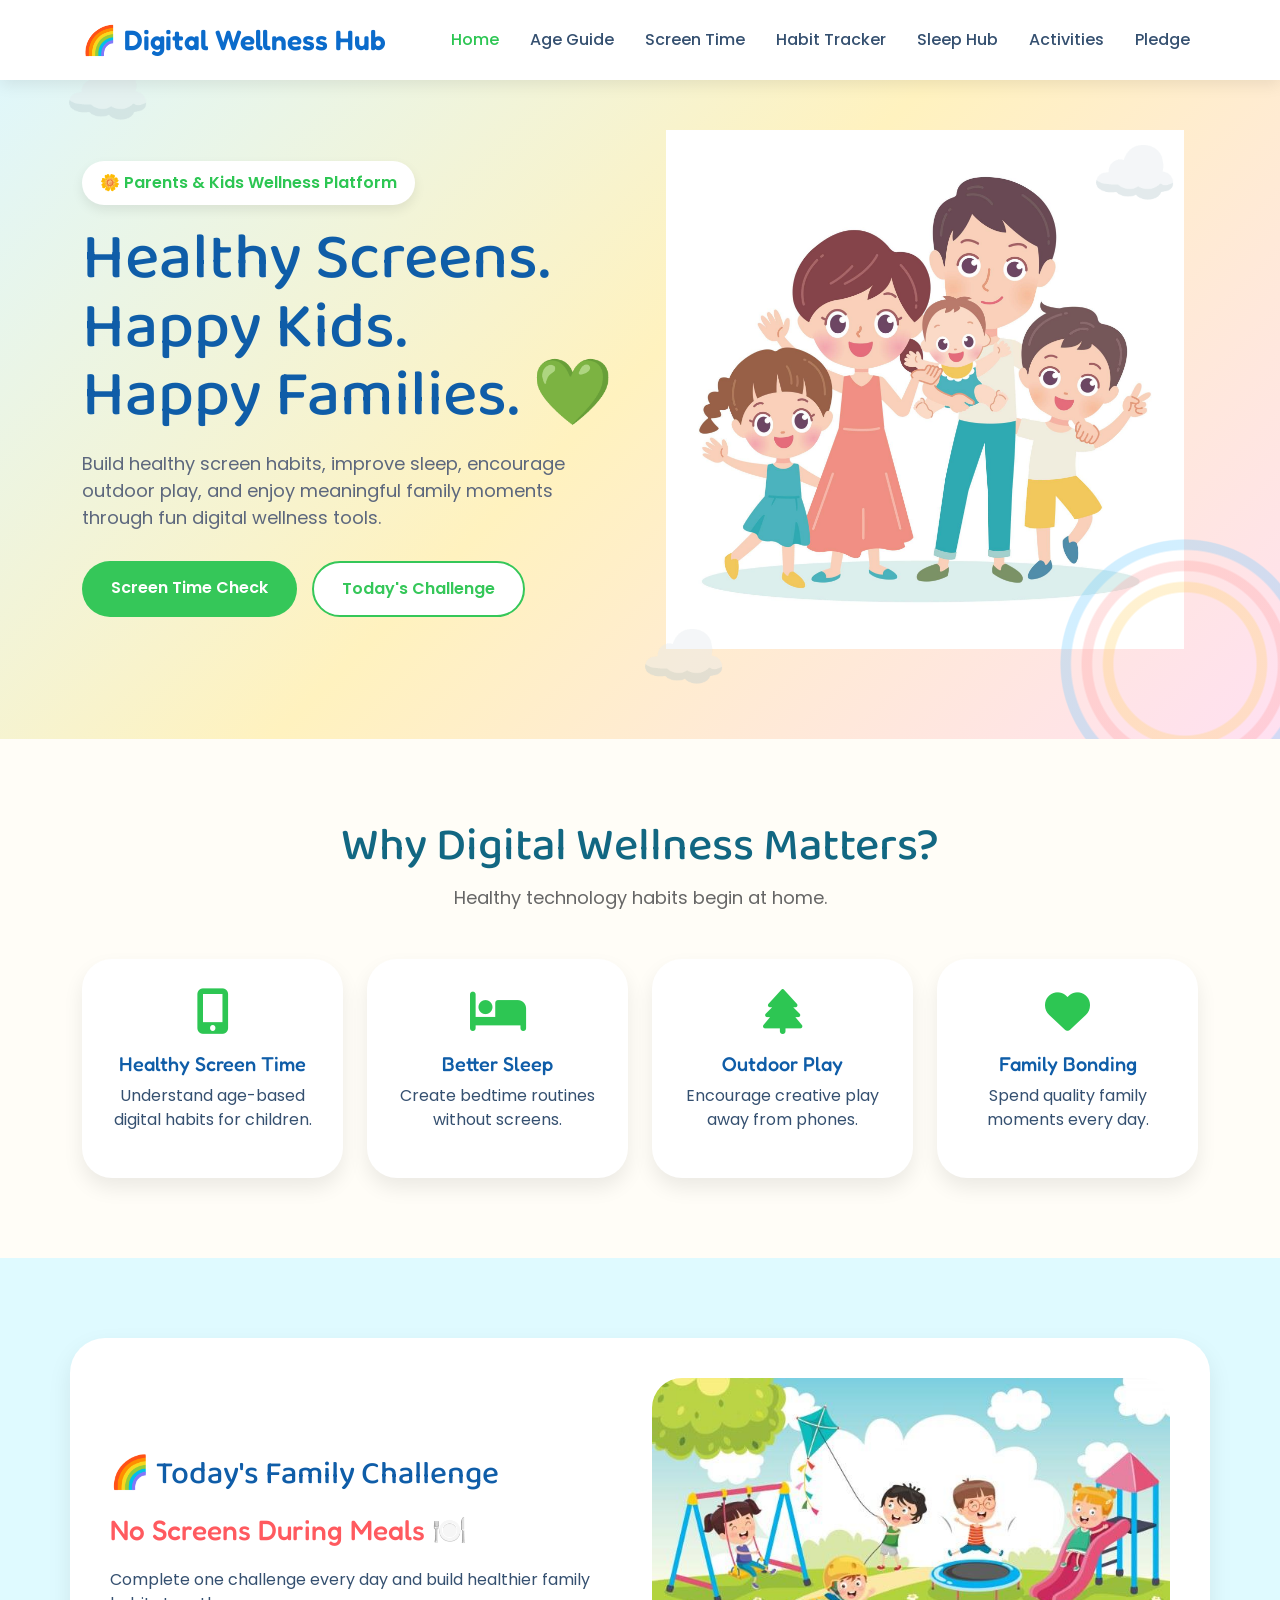
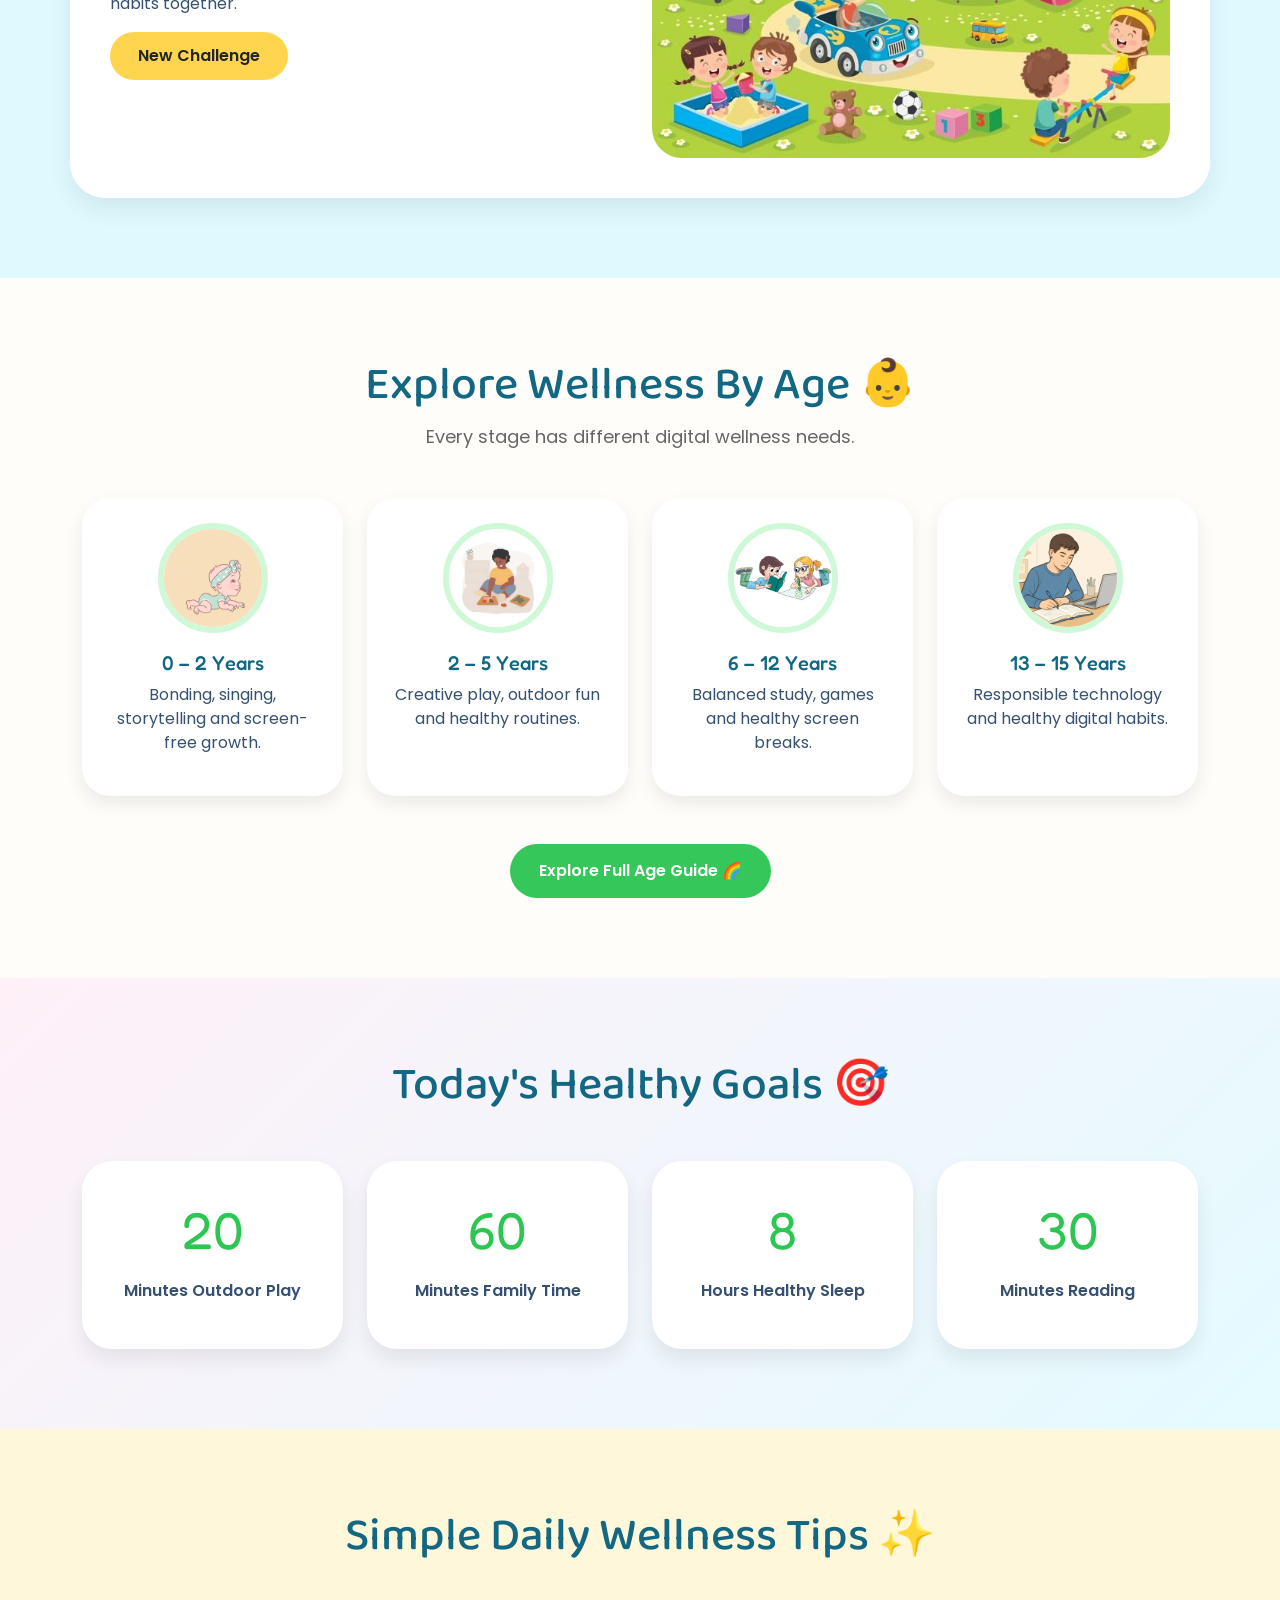
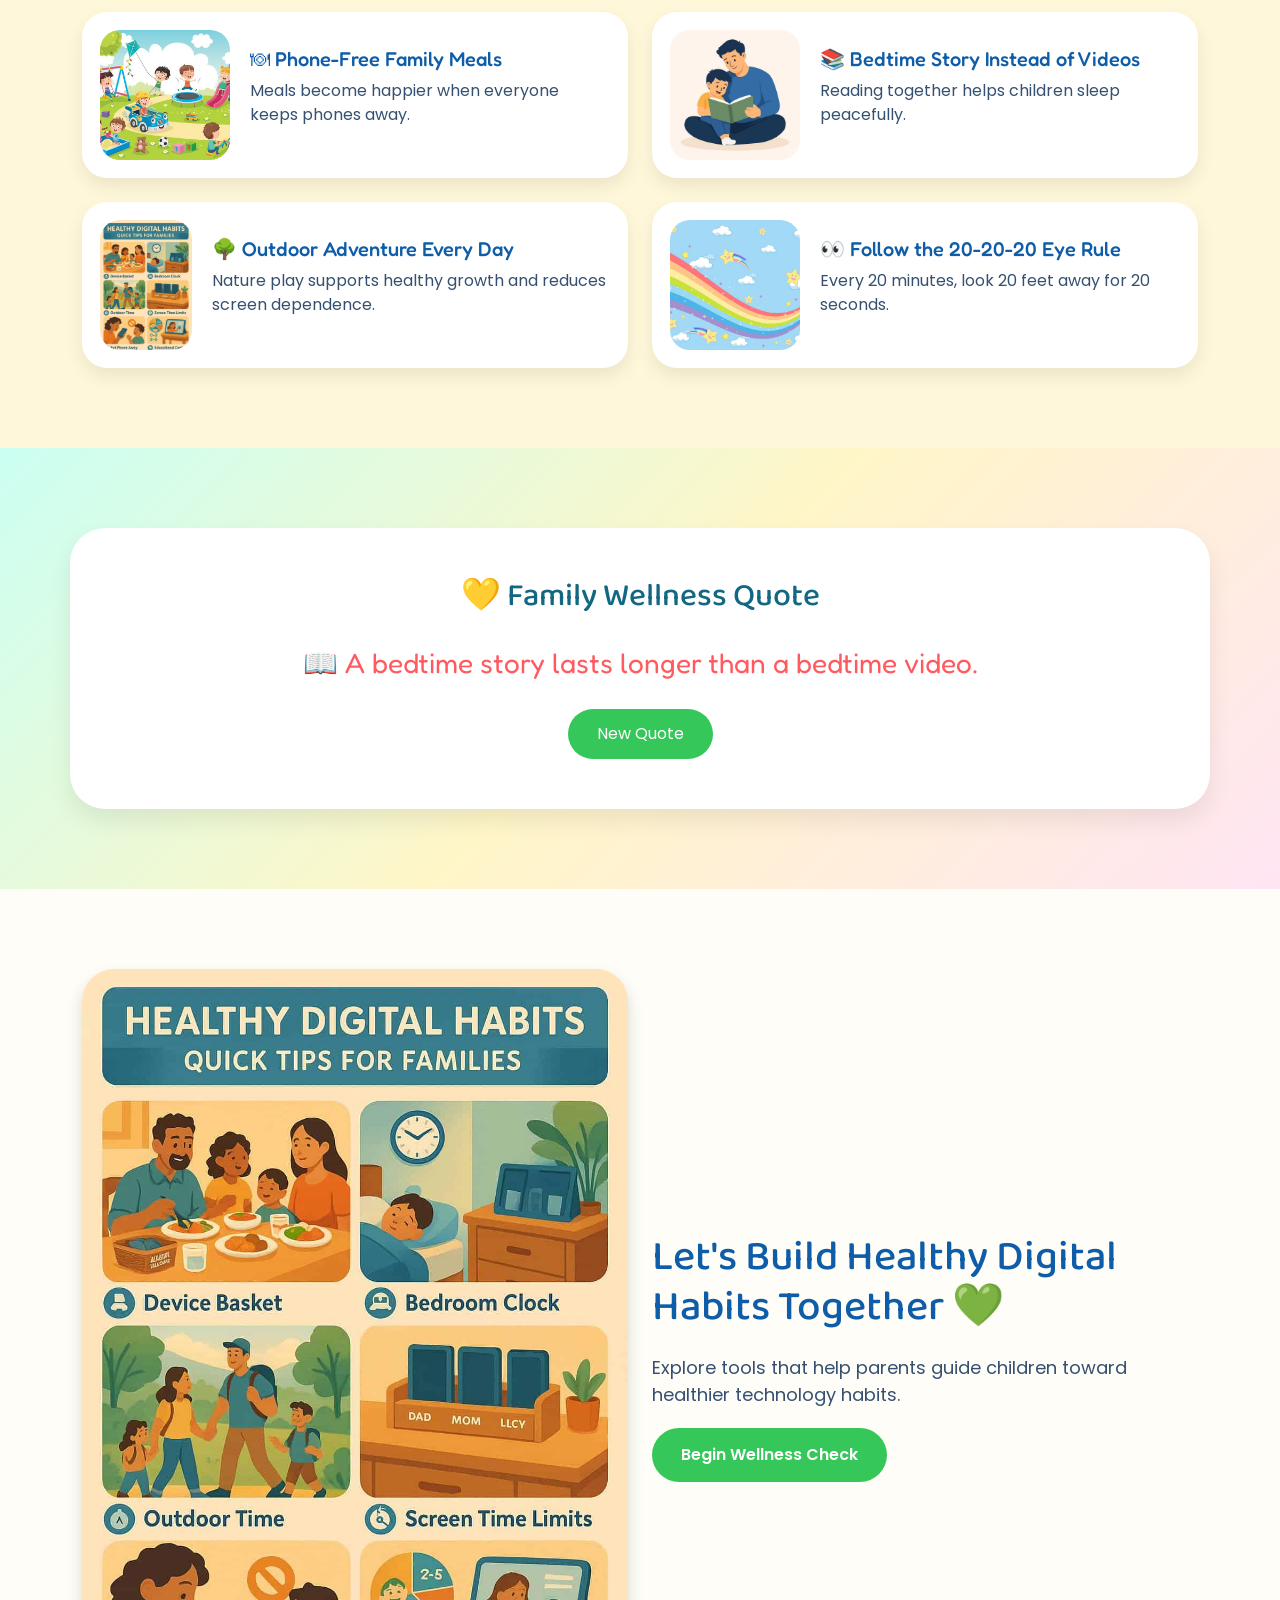
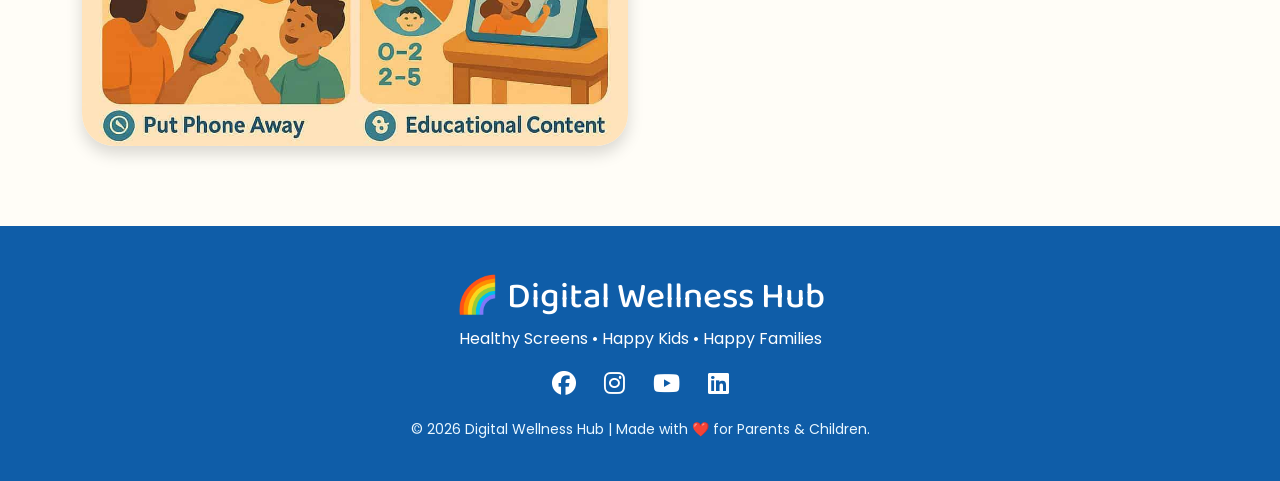
<file: index.html>
<!DOCTYPE html>
<html lang="en">

<head>
  <meta charset="UTF-8">
  <meta name="viewport" content="width=device-width, initial-scale=1.0">

  <title>Digital Wellness Hub</title>

  <!-- Bootstrap -->
  <link href="https://cdn.jsdelivr.net/npm/bootstrap@5.3.3/dist/css/bootstrap.min.css" rel="stylesheet">

  <!-- Google Fonts -->
  <link href="https://fonts.googleapis.com/css2?family=Baloo+2:wght@400;600;700&family=Fredoka:wght@400;500;600&family=Poppins:wght@300;400;500;600&display=swap" rel="stylesheet">

  <!-- Icons -->
  <link rel="stylesheet" href="https://cdnjs.cloudflare.com/ajax/libs/font-awesome/6.5.2/css/all.min.css">

  <!-- CSS -->
  <link rel="stylesheet" href="css/style.css">
</head>

<body>

  <!-- ================= NAVBAR ================= -->

  <nav class="navbar navbar-expand-lg fixed-top">

    <div class="container">

      <a class="navbar-brand" href="#">
        🌈 Digital Wellness Hub
      </a>

      <button class="navbar-toggler" data-bs-toggle="collapse" data-bs-target="#menu">
        <span class="navbar-toggler-icon"></span>
      </button>

      <div class="collapse navbar-collapse" id="menu">

        <ul class="navbar-nav ms-auto">

          <li class="nav-item">
            <a class="nav-link active" href="#">Home</a>
          </li>

          <li class="nav-item">
            <a class="nav-link" href="age-guide.html">Age Guide</a>
          </li>

          <li class="nav-item">
            <a class="nav-link" href="calculator.html">Screen Time</a>
          </li>

          <li class="nav-item">
            <a class="nav-link" href="tracker.html">Habit Tracker</a>
          </li>

          <li class="nav-item">
            <a class="nav-link" href="sleep.html">Sleep Hub</a>
          </li>

          <li class="nav-item">
            <a class="nav-link" href="activities.html">Activities</a>
          </li>

          <li class="nav-item">
            <a class="nav-link" href="pledge.html">Pledge</a>
          </li>

        </ul>

      </div>

    </div>

  </nav>

  <!-- ================= HERO SECTION ================= -->

  <section class="hero">

    <div class="container">

      <div class="row align-items-center">

        <div class="col-lg-6 hero-content">

          <span class="welcome-badge">
            🌼 Parents & Kids Wellness Platform
          </span>

          <h1>
            Healthy Screens.<br>
            Happy Kids.<br>
            Happy Families. 💚
          </h1>

          <p>
            Build healthy screen habits, improve sleep, encourage outdoor play,
            and enjoy meaningful family moments through fun digital wellness tools.
          </p>

          <div class="hero-buttons">

            <a href="calculator.html" class="btn hero-btn">
              Screen Time Check
            </a>

            <a href="#challenge" class="btn hero-btn-outline">
              Today's Challenge
            </a>

          </div>

        </div>

        <div class="col-lg-6 text-center">

          <img src="images/hero.jpg" class="hero-image img-fluid" alt="Hero Image">

        </div>

      </div>

    </div>

    <!-- Decorative Clouds -->

    <div class="cloud cloud1">☁️</div>
    <div class="cloud cloud2">☁️</div>
    <div class="cloud cloud3">☁️</div>

    <!-- Rainbow -->

    <div class="rainbow"></div>

  </section>

  <!-- ================= WHY DIGITAL WELLNESS ================= -->

  <section class="why-section">

    <div class="container">

      <div class="text-center mb-5">

        <h2 class="section-title">
          Why Digital Wellness Matters?
        </h2>

        <p class="section-subtitle">
          Healthy technology habits begin at home.
        </p>

      </div>

      <div class="row g-4">

        <div class="col-md-3">

          <div class="feature-card">

            <i class="fa-solid fa-mobile-screen-button"></i>

            <h5>Healthy Screen Time</h5>

            <p>
              Understand age-based digital habits for children.
            </p>

          </div>

        </div>

        <div class="col-md-3">

          <div class="feature-card">

            <i class="fa-solid fa-bed"></i>

            <h5>Better Sleep</h5>

            <p>
              Create bedtime routines without screens.
            </p>

          </div>

        </div>

        <div class="col-md-3">

          <div class="feature-card">

            <i class="fa-solid fa-tree"></i>

            <h5>Outdoor Play</h5>

            <p>
              Encourage creative play away from phones.
            </p>

          </div>

        </div>

        <div class="col-md-3">

          <div class="feature-card">

            <i class="fa-solid fa-heart"></i>

            <h5>Family Bonding</h5>

            <p>
              Spend quality family moments every day.
            </p>

          </div>

        </div>

      </div>

    </div>

  </section>

  <!-- ================= TODAY CHALLENGE ================= -->

  <section id="challenge" class="challenge-section">

    <div class="container">

      <div class="row align-items-center">

        <div class="col-lg-6">

          <h2>🌈 Today's Family Challenge</h2>

          <h3 id="challengeText">
            No Screens During Meals 🍽️
          </h3>

          <p>
            Complete one challenge every day and build healthier family habits together.
          </p>

          <button class="btn challenge-btn" onclick="newChallenge()">
            New Challenge
          </button>

        </div>

        <div class="col-lg-6 text-center">

          <img src="images/h1.jpg" class="challenge-image img-fluid" alt="Challenge">

        </div>

      </div>

    </div>

  </section>

  <!-- ================= AGE GUIDE PREVIEW ================= -->

  <!-- ================= AGE GUIDE PREVIEW ================= -->

<section class="age-preview">

  <div class="container">

    <div class="text-center mb-5">

      <h2 class="section-title">
        Explore Wellness By Age 👶
      </h2>

      <p class="section-subtitle">
        Every stage has different digital wellness needs.
      </p>

    </div>

    <div class="row g-4">

      <!-- 0–2 Years -->

      <div class="col-md-3">

        <div class="age-card">

          <img src="images/a1.jpg" alt="0 to 2 years">

          <h5>0 – 2 Years</h5>

          <p>
            Bonding, singing, storytelling and screen-free growth.
          </p>

        </div>

      </div>

      <!-- 2–5 Years -->

      <div class="col-md-3">

        <div class="age-card">

          <img src="images/a2.jpg" alt="2 to 5 years">

          <h5>2 – 5 Years</h5>

          <p>
            Creative play, outdoor fun and healthy routines.
          </p>

        </div>

      </div>

      <!-- 6–12 Years -->

      <div class="col-md-3">

        <div class="age-card">

          <img src="images/a3.jpg" alt="6 to 12 years">

          <h5>6 – 12 Years</h5>

          <p>
            Balanced study, games and healthy screen breaks.
          </p>

        </div>

      </div>

      <!-- 13–15 Years -->

      <div class="col-md-3">

        <div class="age-card">

          <img src="images/a4.jpg" alt="13 to 15 years">

          <h5>13 – 15 Years</h5>

          <p>
            Responsible technology and healthy digital habits.
          </p>

        </div>

      </div>

    </div>

    <div class="text-center mt-5">

      <a href="age-guide.html" class="btn hero-btn">
        Explore Full Age Guide 🌈
      </a>

    </div>

  </div>

</section>

  <!-- ================= HEALTHY GOALS ================= -->

  <section class="goals-section">

    <div class="container">

      <div class="text-center mb-5">

        <h2 class="section-title">
          Today's Healthy Goals 🎯
        </h2>

      </div>

      <div class="row text-center g-4">

        <div class="col-md-3">

          <div class="goal-card">

            <span class="counter" data-target="20">0</span>

            <p>Minutes Outdoor Play</p>

          </div>

        </div>

        <div class="col-md-3">

          <div class="goal-card">

            <span class="counter" data-target="60">0</span>

            <p>Minutes Family Time</p>

          </div>

        </div>

        <div class="col-md-3">

          <div class="goal-card">

            <span class="counter" data-target="8">0</span>

            <p>Hours Healthy Sleep</p>

          </div>

        </div>

        <div class="col-md-3">

          <div class="goal-card">

            <span class="counter" data-target="30">0</span>

            <p>Minutes Reading</p>

          </div>

        </div>

      </div>

    </div>

  </section>

  <!-- ================= WELLNESS TIPS ================= -->

  <section class="tips-section">

    <div class="container">

      <div class="text-center mb-5">

        <h2 class="section-title">
          Simple Daily Wellness Tips ✨
        </h2>

      </div>

      <div class="row g-4">

        <div class="col-lg-6">

          <div class="tip-card-horizontal">

            <img src="images/h1.jpg">

            <div>

              <h5>🍽 Phone-Free Family Meals</h5>

              <p>Meals become happier when everyone keeps phones away.</p>

            </div>

          </div>

        </div>

        <div class="col-lg-6">

          <div class="tip-card-horizontal">

            <img src="images/h2.jpg">

            <div>

              <h5>📚 Bedtime Story Instead of Videos</h5>

              <p>Reading together helps children sleep peacefully.</p>

            </div>

          </div>

        </div>

        <div class="col-lg-6">

          <div class="tip-card-horizontal">

            <img src="images/h3.jpg">

            <div>

              <h5>🌳 Outdoor Adventure Every Day</h5>

              <p>Nature play supports healthy growth and reduces screen dependence.</p>

            </div>

          </div>

        </div>

        <div class="col-lg-6">

          <div class="tip-card-horizontal">

            <img src="images/h4.jpg">

            <div>

              <h5>👀 Follow the 20-20-20 Eye Rule</h5>

              <p>Every 20 minutes, look 20 feet away for 20 seconds.</p>

            </div>

          </div>

        </div>

      </div>

    </div>

  </section>

  <!-- ================= QUOTE ================= -->

  <section class="quote-section">

    <div class="container text-center">

      <h2>💛 Family Wellness Quote</h2>

      <p id="quoteText"></p>

      <button class="btn quote-btn" onclick="newQuote()">
        New Quote
      </button>

    </div>

  </section>

  <!-- ================= CALL TO ACTION ================= -->

  <section class="cta-section">

    <div class="container">

      <div class="row align-items-center">

        <div class="col-lg-6">

          <img src="images/h3.jpg" class="img-fluid rounded-5 shadow">

        </div>

        <div class="col-lg-6">

          <h2>Let's Build Healthy Digital Habits Together 💚</h2>

          <p>
            Explore tools that help parents guide children toward healthier technology habits.
          </p>

          <a href="calculator.html" class="btn hero-btn">
            Begin Wellness Check
          </a>

        </div>

      </div>

    </div>

  </section>

  <!-- ================= FOOTER ================= -->

  <footer class="footer">

    <div class="container">

      <h3>🌈 Digital Wellness Hub</h3>

      <p>Healthy Screens • Happy Kids • Happy Families</p>

      <div class="footer-icons">

        <i class="fab fa-facebook"></i>
        <i class="fab fa-instagram"></i>
        <i class="fab fa-youtube"></i>
        <i class="fab fa-linkedin"></i>

      </div>

      <p class="copyright">
        © 2026 Digital Wellness Hub | Made with ❤️ for Parents & Children.
      </p>

    </div>

  </footer>

  <!-- Bootstrap JS -->
  <script src="https://cdn.jsdelivr.net/npm/bootstrap@5.3.3/dist/js/bootstrap.bundle.min.js"></script>

  <!-- External JS -->
  <script src="js/main.js"></script>

</body>

</html>
</file>
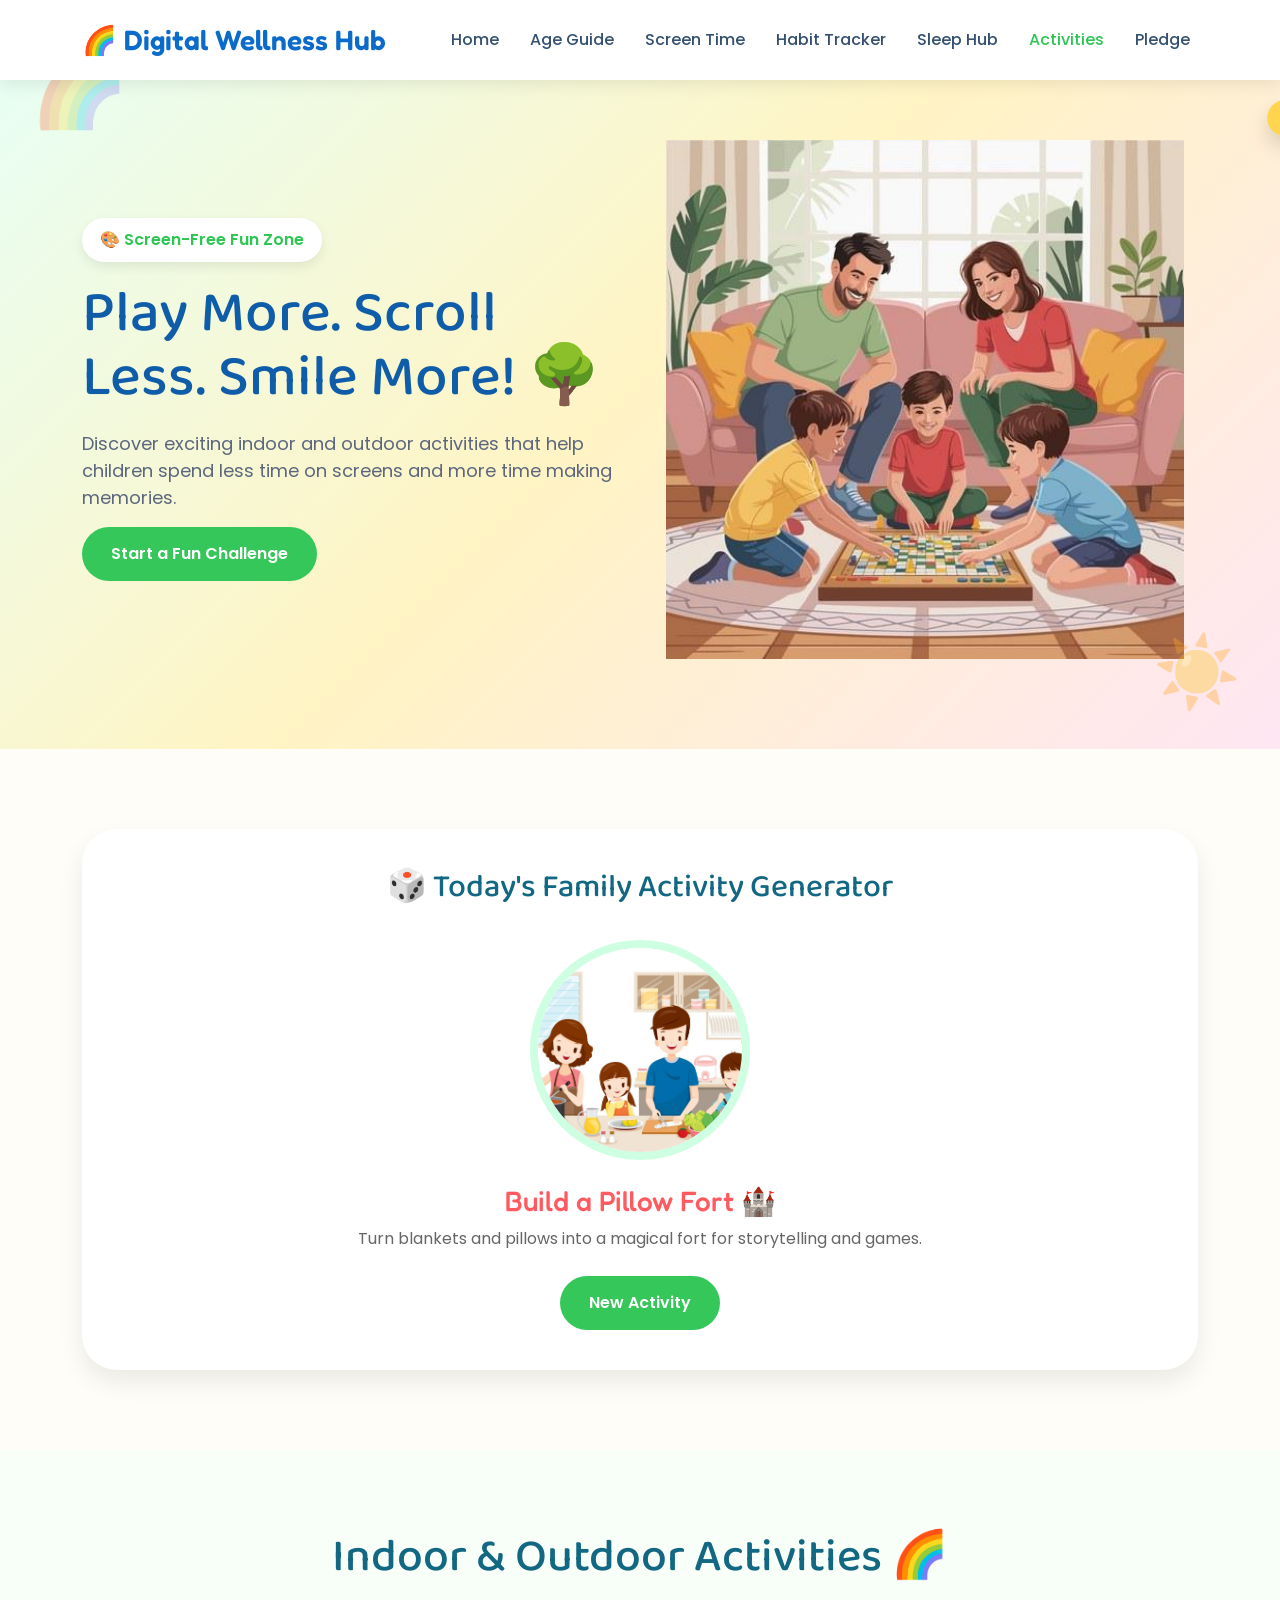
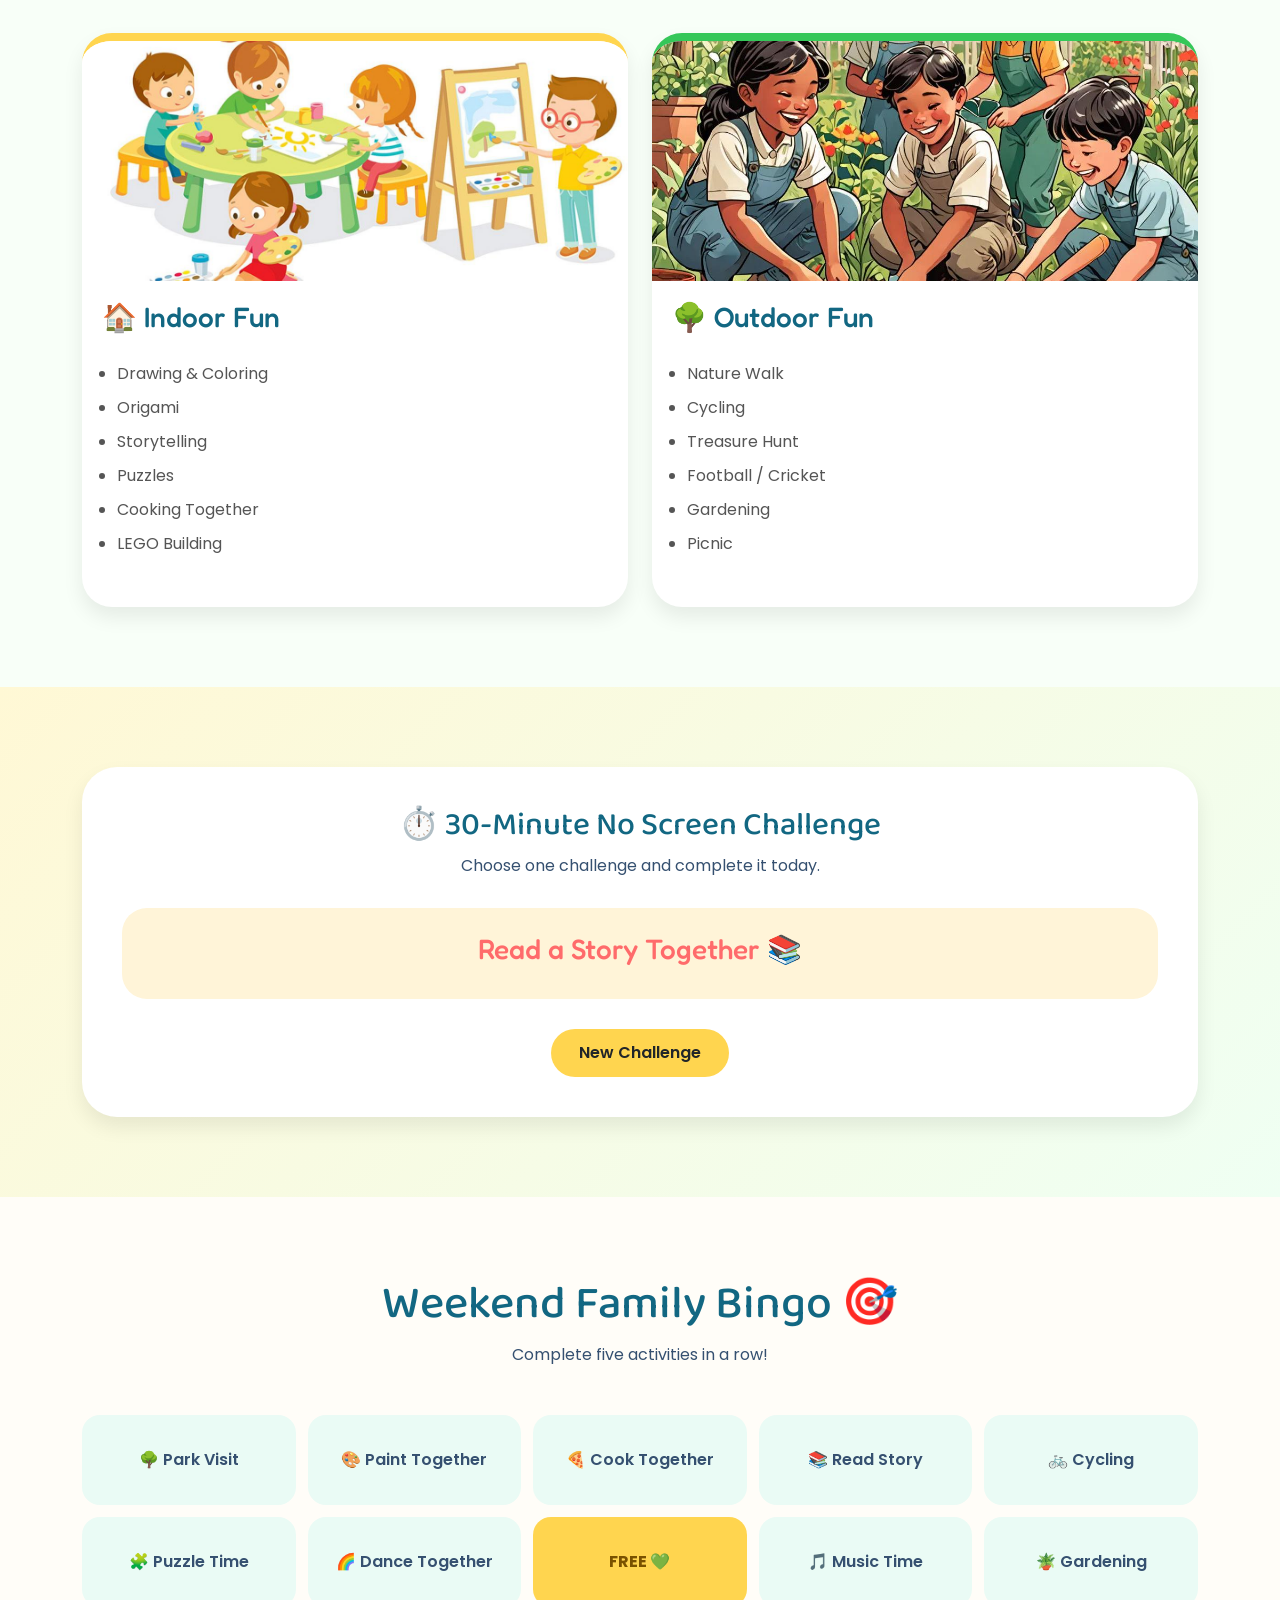
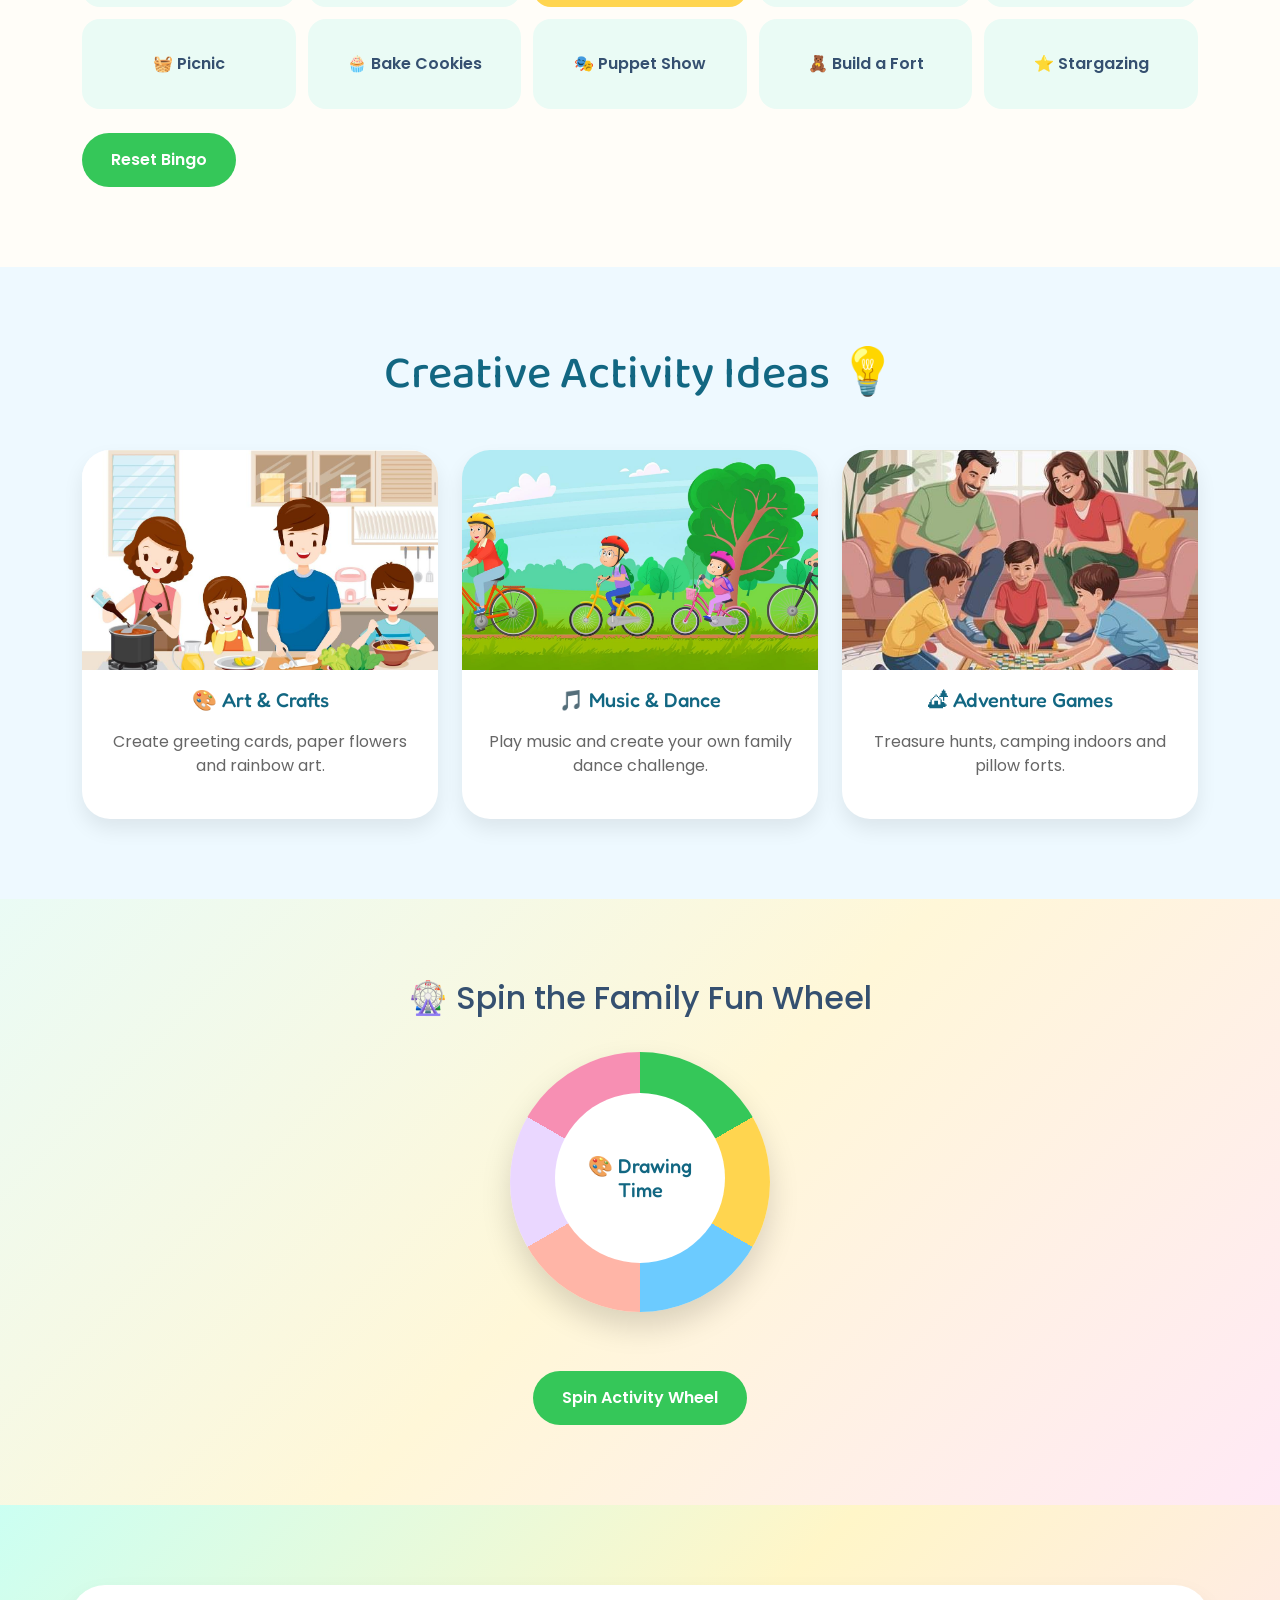
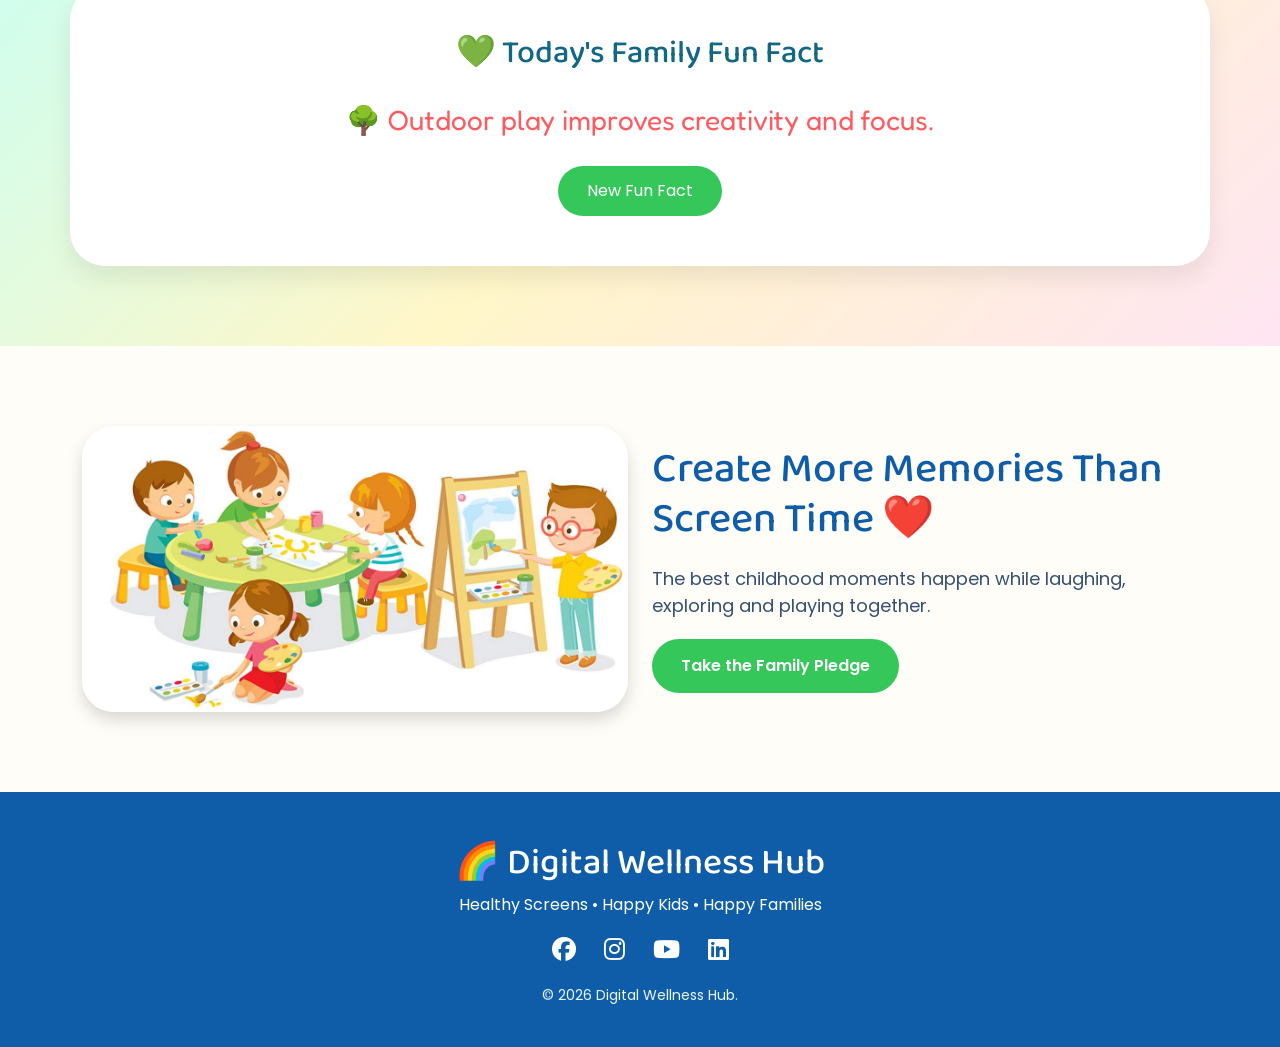
<file: activities.html>
<!DOCTYPE html>
<html lang="en">
<head>
    <meta charset="UTF-8">
    <meta name="viewport" content="width=device-width, initial-scale=1.0">
    <title>Offline Activities | Digital Wellness Hub</title>

    <link href="https://cdn.jsdelivr.net/npm/bootstrap@5.3.3/dist/css/bootstrap.min.css" rel="stylesheet">

    <link href="https://fonts.googleapis.com/css2?family=Baloo+2:wght@400;600;700&family=Fredoka:wght@400;500;600&family=Poppins:wght@300;400;500;600&display=swap" rel="stylesheet">

    <link rel="stylesheet" href="https://cdnjs.cloudflare.com/ajax/libs/font-awesome/6.5.2/css/all.min.css">

    <link rel="stylesheet" href="css/style.css">
</head>

<body>

<!-- NAVBAR -->

<nav class="navbar navbar-expand-lg fixed-top">

<div class="container">

<a class="navbar-brand" href="index.html">
🌈 Digital Wellness Hub
</a>

<button class="navbar-toggler" data-bs-toggle="collapse" data-bs-target="#menu">
<span class="navbar-toggler-icon"></span>
</button>

<div class="collapse navbar-collapse" id="menu">

<ul class="navbar-nav ms-auto">

<li class="nav-item"><a class="nav-link" href="index.html">Home</a></li>

<li class="nav-item"><a class="nav-link" href="age-guide.html">Age Guide</a></li>

<li class="nav-item"><a class="nav-link" href="calculator.html">Screen Time</a></li>

<li class="nav-item"><a class="nav-link" href="tracker.html">Habit Tracker</a></li>

<li class="nav-item"><a class="nav-link" href="sleep.html">Sleep Hub</a></li>

<li class="nav-item"><a class="nav-link active" href="#">Activities</a></li>

<li class="nav-item"><a class="nav-link" href="pledge.html">Pledge</a></li>

</ul>

</div>

</div>

</nav>

<!-- HERO -->

<section class="activity-hero">

<div class="container">

<div class="row align-items-center">

<div class="col-lg-6">

<span class="welcome-badge">🎨 Screen-Free Fun Zone</span>

<h1>Play More. Scroll Less. Smile More! 🌳</h1>

<p>
Discover exciting indoor and outdoor activities that help children spend less time on screens and more time making memories.
</p>

<a href="#generator" class="btn hero-btn">Start a Fun Challenge</a>

</div>

<div class="col-lg-6 text-center">

<img src="images/o5.jpg" class="hero-image img-fluid">

</div>

</div>

</div>

</section>

<!-- RANDOM ACTIVITY GENERATOR -->

<section id="generator" class="generator-section">

<div class="container">

<div class="generator-box text-center">

<h2>🎲 Today's Family Activity Generator</h2>

<img src="images/o1.jpg" id="activityImage" class="activity-generator-img">

<h3 id="activityTitle">Build a Pillow Fort 🏰</h3>

<p id="activityDescription">
Turn blankets and pillows into a magical fort for storytelling and games.
</p>

<button class="btn hero-btn" onclick="generateActivity()">
New Activity
</button>

</div>

</div>

</section>

<!-- INDOOR / OUTDOOR -->

<section class="indoor-outdoor">

<div class="container">

<div class="text-center mb-5">

<h2 class="section-title">Indoor & Outdoor Activities 🌈</h2>

</div>

<div class="row g-4">

<div class="col-lg-6">

<div class="activity-category indoor">

<img src="images/o2.jpg">

<h3>🏠 Indoor Fun</h3>

<ul>
<li>Drawing & Coloring</li>
<li>Origami</li>
<li>Storytelling</li>
<li>Puzzles</li>
<li>Cooking Together</li>
<li>LEGO Building</li>
</ul>

</div>

</div>

<div class="col-lg-6">

<div class="activity-category outdoor">

<img src="images/o3.jpg">

<h3>🌳 Outdoor Fun</h3>

<ul>
<li>Nature Walk</li>
<li>Cycling</li>
<li>Treasure Hunt</li>
<li>Football / Cricket</li>
<li>Gardening</li>
<li>Picnic</li>
</ul>

</div>

</div>

</div>

</div>

</section>

<!-- NO SCREEN CHALLENGE -->

<section class="challenge30-section">

<div class="container">

<div class="challenge30-box text-center">

<h2>⏱️ 30-Minute No Screen Challenge</h2>

<p>Choose one challenge and complete it today.</p>

<div class="challenge-display">

<h3 id="challenge30">Read a Story Together 📚</h3>

</div>

<button class="btn challenge-btn" onclick="newChallenge30()">
New Challenge
</button>

</div>

</div>

</section>

<!-- WEEKEND BINGO -->

<section class="bingo-section">

<div class="container">

<div class="text-center mb-5">

<h2 class="section-title">Weekend Family Bingo 🎯</h2>

<p>Complete five activities in a row!</p>

</div>

<div class="bingo-grid">

<div class="bingo-cell">🌳 Park Visit</div>
<div class="bingo-cell">🎨 Paint Together</div>
<div class="bingo-cell">🍕 Cook Together</div>
<div class="bingo-cell">📚 Read Story</div>
<div class="bingo-cell">🚲 Cycling</div>

<div class="bingo-cell">🧩 Puzzle Time</div>
<div class="bingo-cell">🌈 Dance Together</div>
<div class="bingo-cell center-cell">FREE 💚</div>
<div class="bingo-cell">🎵 Music Time</div>
<div class="bingo-cell">🪴 Gardening</div>

<div class="bingo-cell">🧺 Picnic</div>
<div class="bingo-cell">🧁 Bake Cookies</div>
<div class="bingo-cell">🎭 Puppet Show</div>
<div class="bingo-cell">🧸 Build a Fort</div>
<div class="bingo-cell">⭐ Stargazing</div>

</div>

<button class="btn hero-btn mt-4" onclick="resetBingo()">
Reset Bingo
</button>

</div>

</section>

<!-- CREATIVE IDEAS -->

<section class="creative-section">

<div class="container">

<div class="text-center mb-5">

<h2 class="section-title">Creative Activity Ideas 💡</h2>

</div>

<div class="row g-4">

<div class="col-md-4">

<div class="creative-card">

<img src="images/o1.jpg">

<h5>🎨 Art & Crafts</h5>

<p>Create greeting cards, paper flowers and rainbow art.</p>

</div>

</div>

<div class="col-md-4">

<div class="creative-card">

<img src="images/o4.jpg">

<h5>🎵 Music & Dance</h5>

<p>Play music and create your own family dance challenge.</p>

</div>

</div>

<div class="col-md-4">

<div class="creative-card">

<img src="images/o5.jpg">

<h5>🏕 Adventure Games</h5>

<p>Treasure hunts, camping indoors and pillow forts.</p>

</div>

</div>

</div>

</div>

</section>

<!-- FAMILY FUN WHEEL -->

<section class="wheel-section">

<div class="container text-center">

<h2>🎡 Spin the Family Fun Wheel</h2>

<div class="wheel-circle">

<h3 id="wheelResult">🎨 Drawing Time</h3>

</div>

<button class="btn hero-btn mt-4" onclick="spinWheel()">
Spin Activity Wheel
</button>

</div>

</section>

<!-- DAILY FUN FACT -->

<section class="quote-section">

<div class="container text-center">

<h2>💚 Today's Family Fun Fact</h2>

<p id="funFact"></p>

<button class="btn quote-btn" onclick="newFunFact()">
New Fun Fact
</button>

</div>

</section>

<!-- CTA -->

<section class="cta-section">

<div class="container">

<div class="row align-items-center">

<div class="col-lg-6">

<img src="images/o2.jpg" class="img-fluid rounded-5 shadow">

</div>

<div class="col-lg-6">

<h2>Create More Memories Than Screen Time ❤️</h2>

<p>
The best childhood moments happen while laughing, exploring and playing together.
</p>

<a href="pledge.html" class="btn hero-btn">
Take the Family Pledge
</a>

</div>

</div>

</div>

</section>

<!-- FOOTER -->

<footer class="footer">

<div class="container text-center">

<h3>🌈 Digital Wellness Hub</h3>

<p>Healthy Screens • Happy Kids • Happy Families</p>

<div class="footer-icons">

<i class="fab fa-facebook"></i>
<i class="fab fa-instagram"></i>
<i class="fab fa-youtube"></i>
<i class="fab fa-linkedin"></i>

</div>

<p class="copyright">
© 2026 Digital Wellness Hub.
</p>

</div>

</footer>

<script src="https://cdn.jsdelivr.net/npm/bootstrap@5.3.3/dist/js/bootstrap.bundle.min.js"></script>

<script src="js/activities.js"></script>

</body>
</html>
</file>
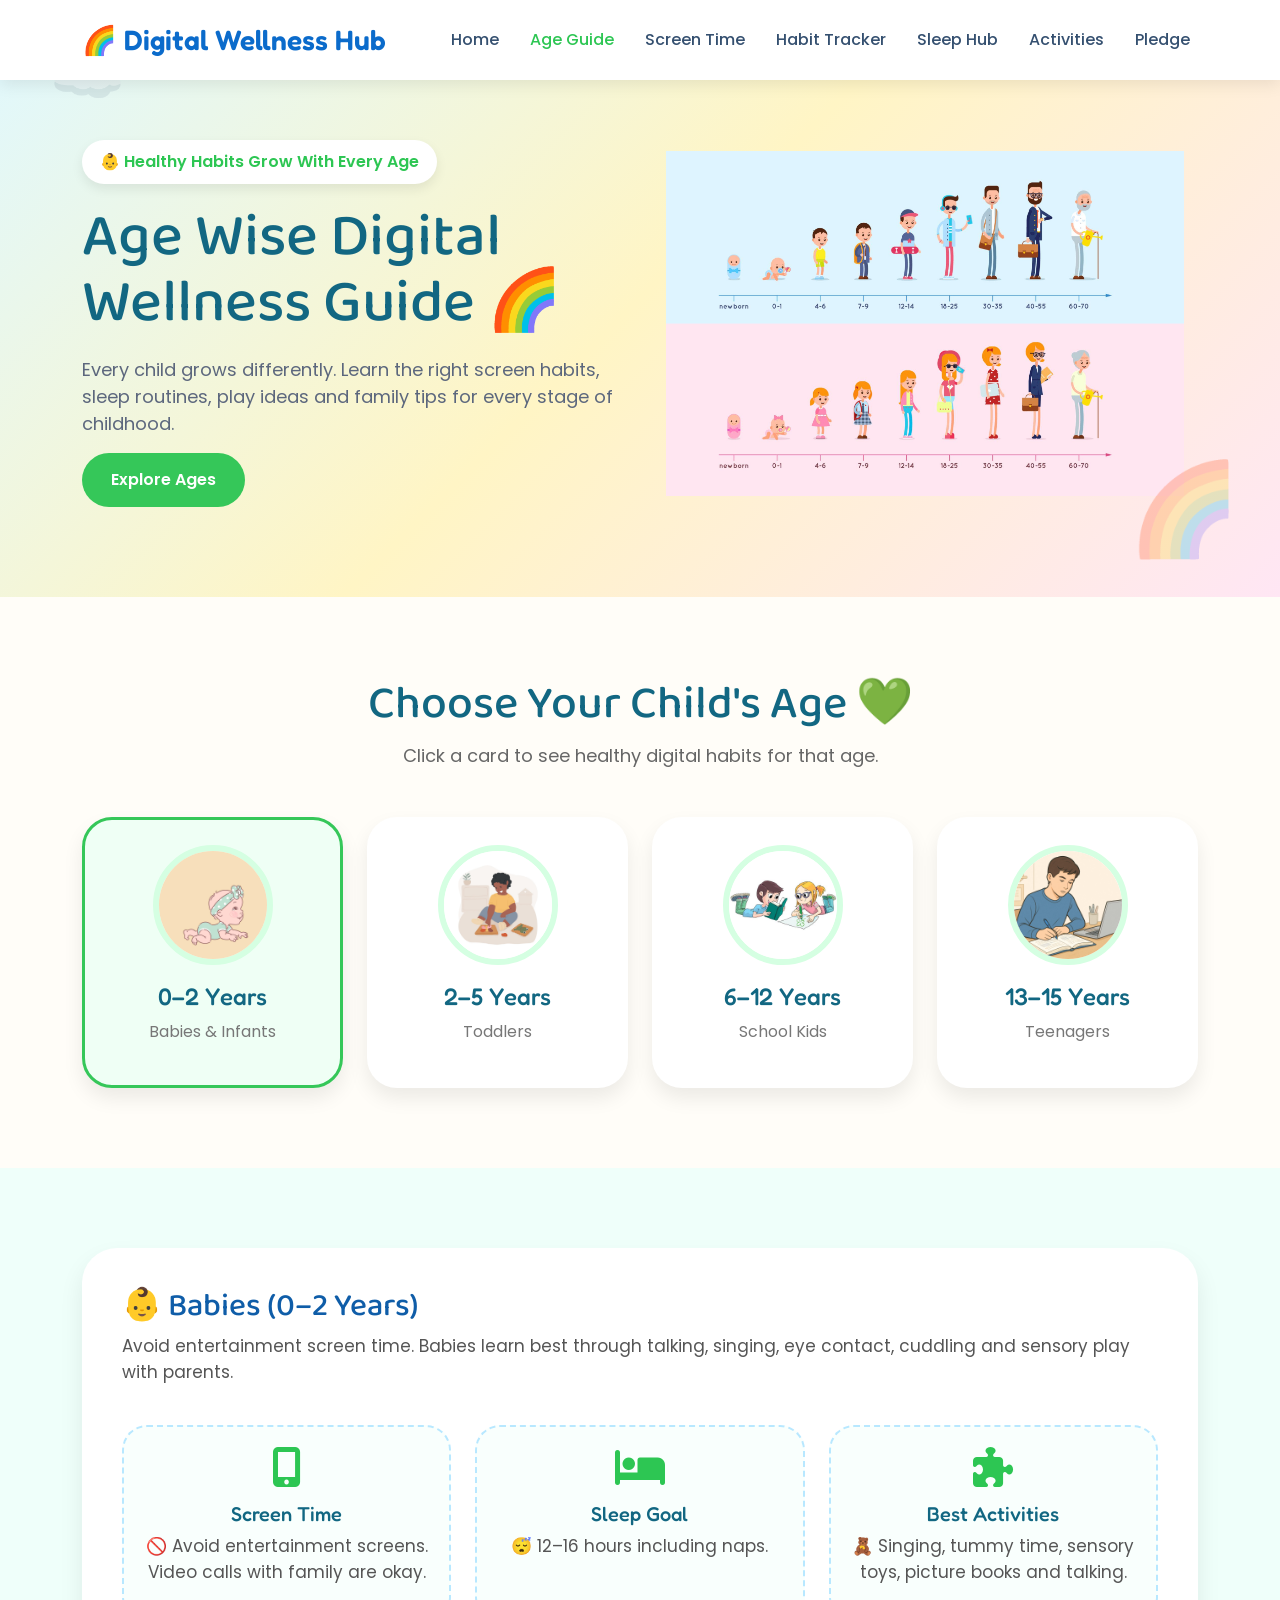
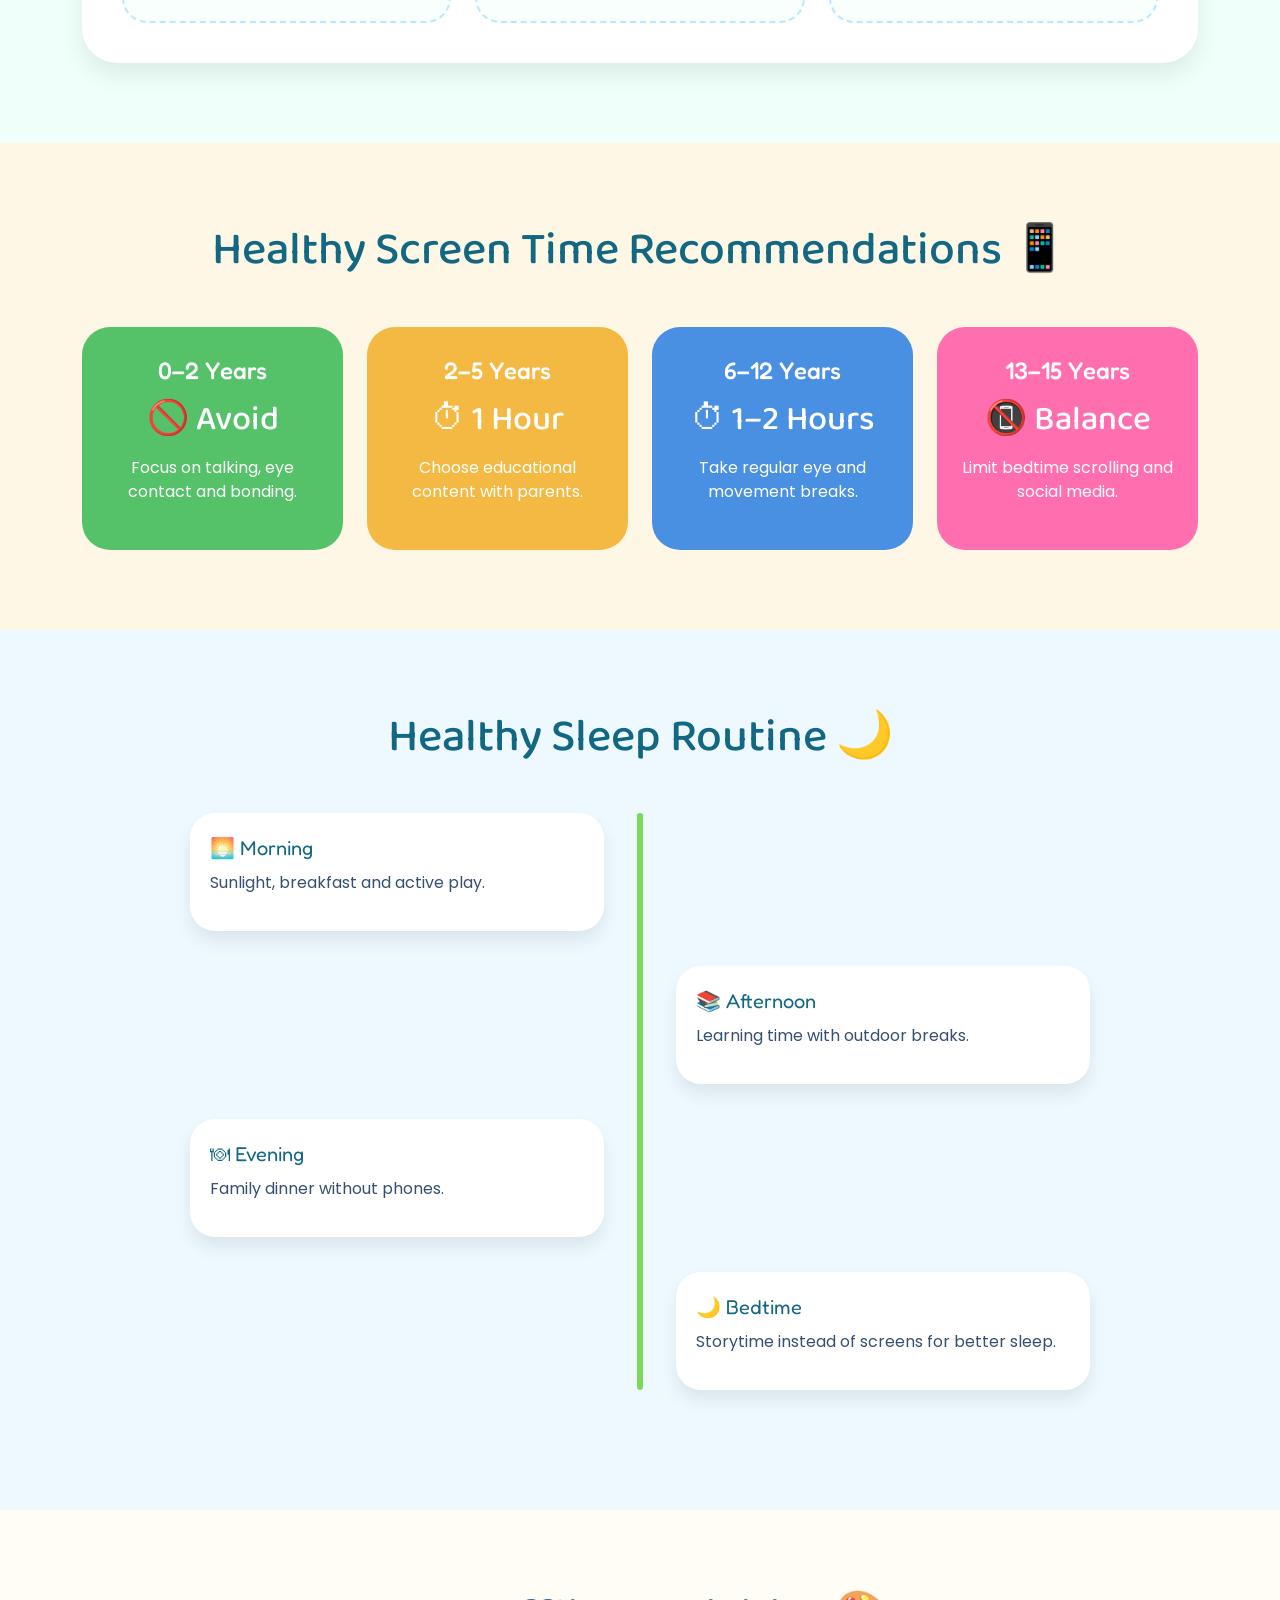
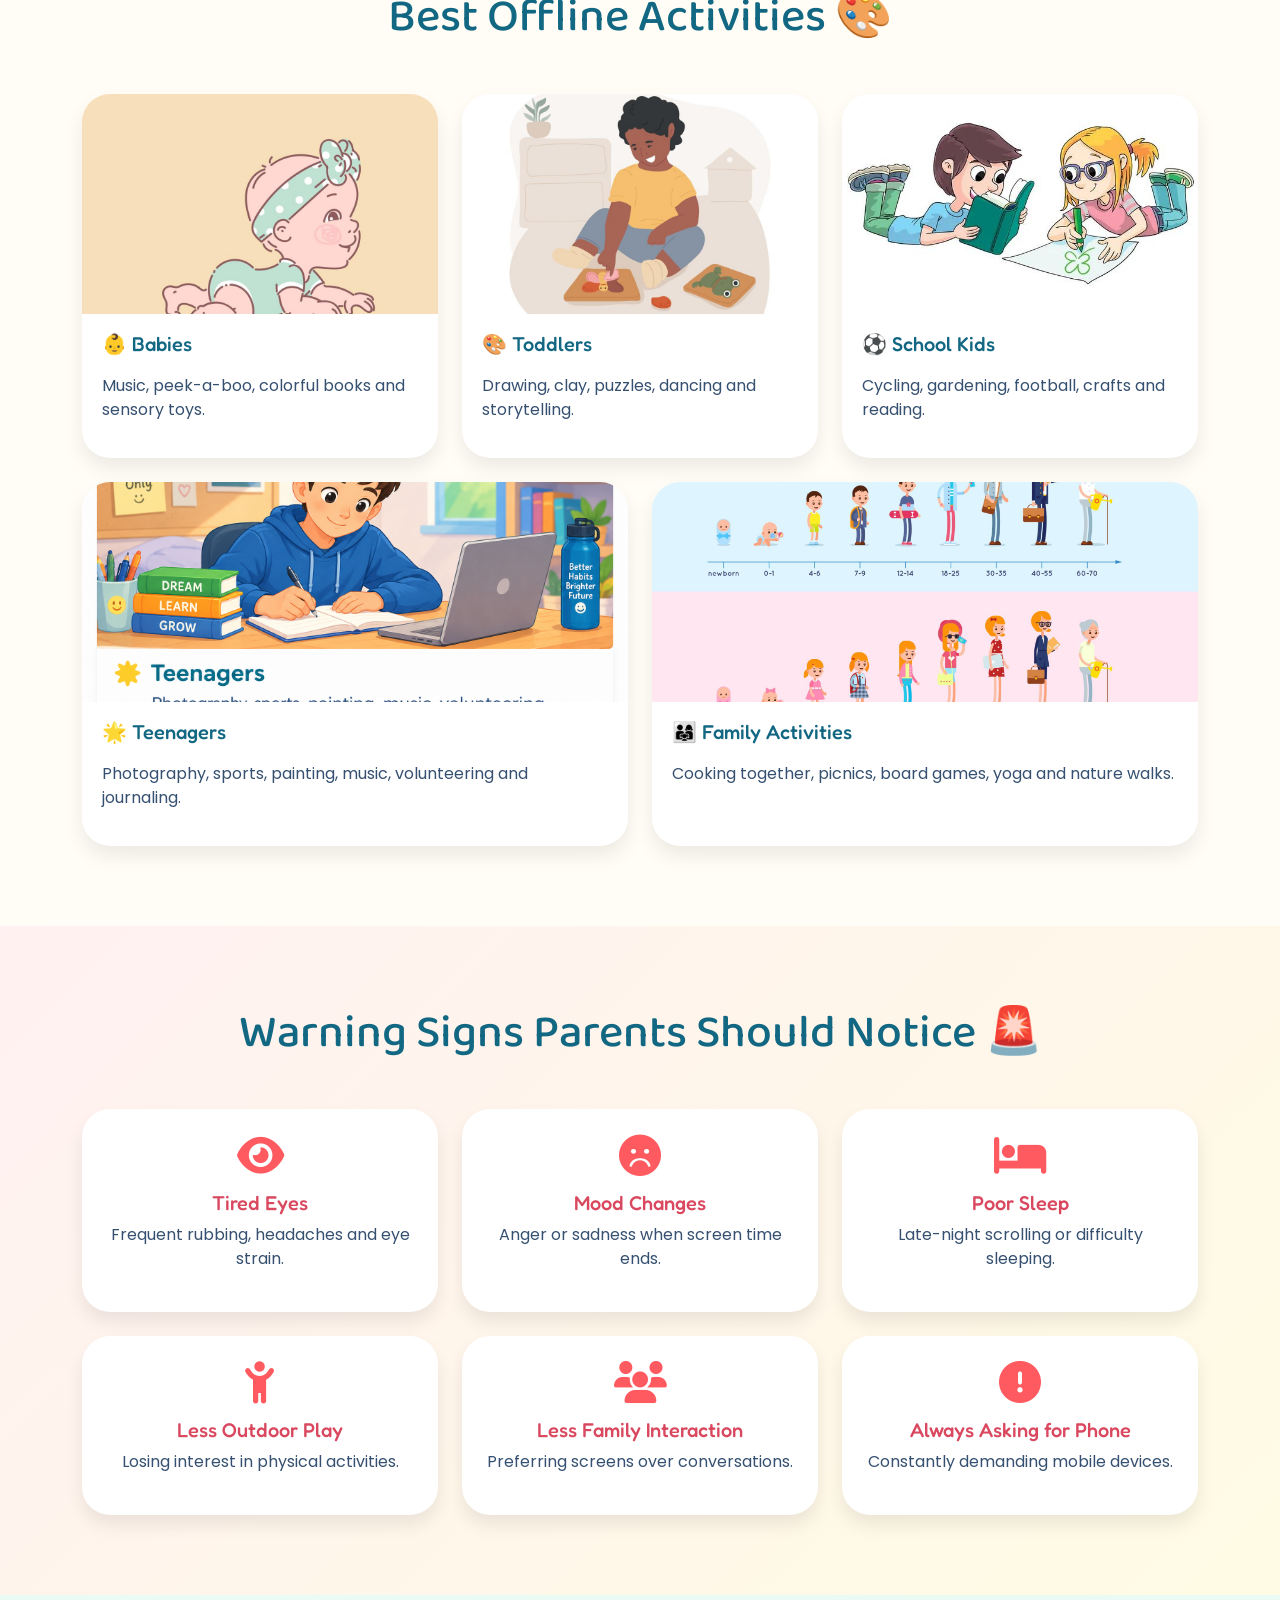
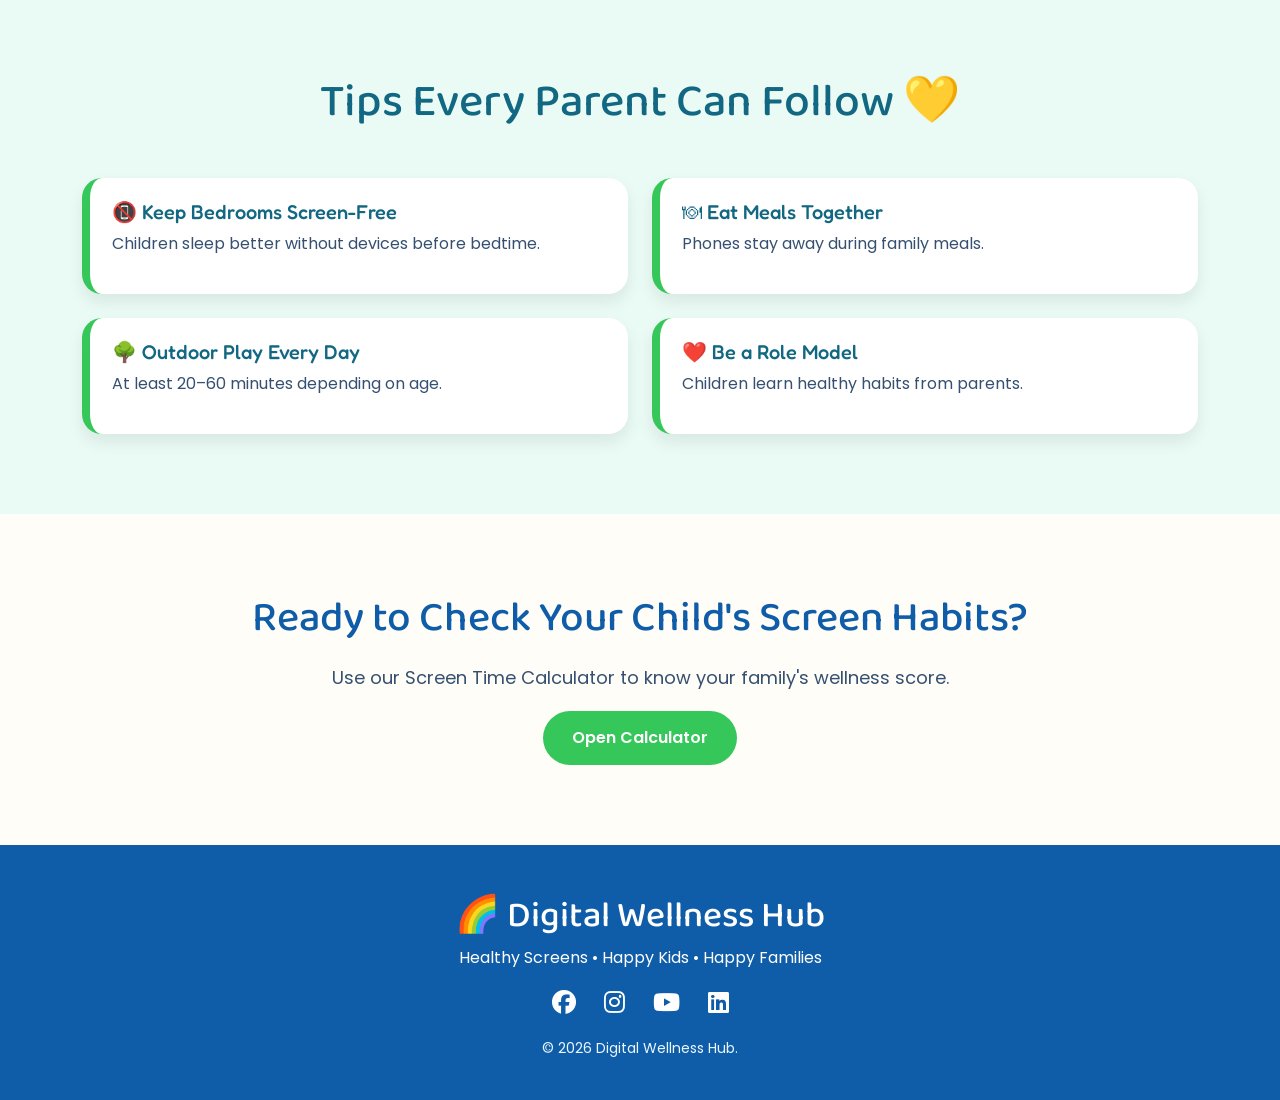
<file: age-guide.html>
<!DOCTYPE html>
<html lang="en">

<head>
    <meta charset="UTF-8">
    <meta name="viewport" content="width=device-width, initial-scale=1.0">
    <title>Age Guide | Digital Wellness Hub</title>

    <!-- Bootstrap -->
    <link href="https://cdn.jsdelivr.net/npm/bootstrap@5.3.3/dist/css/bootstrap.min.css" rel="stylesheet">

    <!-- Google Fonts -->
    <link href="https://fonts.googleapis.com/css2?family=Baloo+2:wght@400;600;700&family=Fredoka:wght@400;500;600&family=Poppins:wght@300;400;500;600&display=swap" rel="stylesheet">

    <!-- Icons -->
    <link rel="stylesheet" href="https://cdnjs.cloudflare.com/ajax/libs/font-awesome/6.5.2/css/all.min.css">

    <!-- CSS -->
    <link rel="stylesheet" href="css/style.css">
</head>

<body>

<!-- ========= NAVBAR ========= -->

<nav class="navbar navbar-expand-lg fixed-top">

<div class="container">

<a class="navbar-brand" href="index.html">🌈 Digital Wellness Hub</a>

<button class="navbar-toggler" data-bs-toggle="collapse" data-bs-target="#menu">
<span class="navbar-toggler-icon"></span>
</button>

<div class="collapse navbar-collapse" id="menu">

<ul class="navbar-nav ms-auto">

<li class="nav-item"><a class="nav-link" href="index.html">Home</a></li>

<li class="nav-item"><a class="nav-link active" href="#">Age Guide</a></li>

<li class="nav-item"><a class="nav-link" href="calculator.html">Screen Time</a></li>

<li class="nav-item"><a class="nav-link" href="tracker.html">Habit Tracker</a></li>

<li class="nav-item"><a class="nav-link" href="sleep.html">Sleep Hub</a></li>

<li class="nav-item"><a class="nav-link" href="activities.html">Activities</a></li>

<li class="nav-item"><a class="nav-link" href="pledge.html">Pledge</a></li>

</ul>

</div>

</div>

</nav>

<!-- ========= HERO ========= -->

<section class="age-hero">

<div class="container">

<div class="row align-items-center">

<div class="col-lg-6">

<span class="welcome-badge">👶 Healthy Habits Grow With Every Age</span>

<h1>Age Wise Digital Wellness Guide 🌈</h1>

<p>
Every child grows differently. Learn the right screen habits, sleep routines,
play ideas and family tips for every stage of childhood.
</p>

<a href="#agecards" class="btn hero-btn">Explore Ages</a>

</div>

<div class="col-lg-6 text-center">

<img src="images/a5.jpg" class="hero-image img-fluid">

</div>

</div>

</div>

</section>

<!-- ========= AGE CARDS ========= -->

<section id="agecards" class="age-selection">

<div class="container">

<div class="text-center mb-5">

<h2 class="section-title">Choose Your Child's Age 💚</h2>

<p class="section-subtitle">
Click a card to see healthy digital habits for that age.
</p>

</div>

<div class="row g-4">

<div class="col-md-3">

<div class="age-select-card" onclick="showAge(0)">

<img src="images/a1.jpg">

<h4>0–2 Years</h4>

<p>Babies & Infants</p>

</div>

</div>

<div class="col-md-3">

<div class="age-select-card" onclick="showAge(1)">

<img src="images/a2.jpg">

<h4>2–5 Years</h4>

<p>Toddlers</p>

</div>

</div>

<div class="col-md-3">

<div class="age-select-card" onclick="showAge(2)">

<img src="images/a3.jpg">

<h4>6–12 Years</h4>

<p>School Kids</p>

</div>

</div>

<div class="col-md-3">

<div class="age-select-card" onclick="showAge(3)">

<img src="images/a4.jpg">

<h4>13–15 Years</h4>

<p>Teenagers</p>

</div>

</div>

</div>

</div>

</section>

<!-- ========= AGE DETAILS ========= -->

<section class="age-details">

<div class="container">

<div class="detail-box">

<h2 id="ageTitle">👶 Babies (0–2 Years)</h2>

<p id="ageDescription">
Avoid entertainment screen time. Encourage talking, singing, tummy time,
storytelling and face-to-face interaction with parents.
</p>

<div class="row g-4 mt-3">

<div class="col-md-4">

<div class="mini-card">

<i class="fa-solid fa-mobile-screen-button"></i>

<h5>Screen Time</h5>

<p id="screenTime">Avoid entertainment screens.</p>

</div>

</div>

<div class="col-md-4">

<div class="mini-card">

<i class="fa-solid fa-bed"></i>

<h5>Sleep Goal</h5>

<p id="sleepGoal">12–16 hours including naps.</p>

</div>

</div>

<div class="col-md-4">

<div class="mini-card">

<i class="fa-solid fa-puzzle-piece"></i>

<h5>Best Activities</h5>

<p id="activityGoal">Talking, music, sensory toys.</p>

</div>

</div>

</div>

</div>

</div>

</section>

<!-- ========= SCREEN TIME RECOMMENDATIONS ========= -->

<section class="recommendation-section">

<div class="container">

<div class="text-center mb-5">

<h2 class="section-title">Healthy Screen Time Recommendations 📱</h2>

</div>

<div class="row g-4">

<div class="col-md-6 col-lg-3">

<div class="recommend-card green">

<h4>0–2 Years</h4>

<h3>🚫 Avoid</h3>

<p>Focus on talking, eye contact and bonding.</p>

</div>

</div>

<div class="col-md-6 col-lg-3">

<div class="recommend-card yellow">

<h4>2–5 Years</h4>

<h3>⏱ 1 Hour</h3>

<p>Choose educational content with parents.</p>

</div>

</div>

<div class="col-md-6 col-lg-3">

<div class="recommend-card blue">

<h4>6–12 Years</h4>

<h3>⏱ 1–2 Hours</h3>

<p>Take regular eye and movement breaks.</p>

</div>

</div>

<div class="col-md-6 col-lg-3">

<div class="recommend-card pink">

<h4>13–15 Years</h4>

<h3>📵 Balance</h3>

<p>Limit bedtime scrolling and social media.</p>

</div>

</div>

</div>

</div>

</section>

<!-- ========= SLEEP TIMELINE ========= -->

<section class="sleep-timeline">

<div class="container">

<div class="text-center mb-5">

<h2 class="section-title">Healthy Sleep Routine 🌙</h2>

</div>

<div class="timeline">

<div class="timeline-item">
<span>🌅 Morning</span>
<p>Sunlight, breakfast and active play.</p>
</div>

<div class="timeline-item">
<span>📚 Afternoon</span>
<p>Learning time with outdoor breaks.</p>
</div>

<div class="timeline-item">
<span>🍽 Evening</span>
<p>Family dinner without phones.</p>
</div>

<div class="timeline-item">
<span>🌙 Bedtime</span>
<p>Storytime instead of screens for better sleep.</p>
</div>

</div>

</div>

</section>

<!-- ========= OFFLINE ACTIVITIES ========= -->

<section class="offline-section">

<div class="container">

<div class="text-center mb-5">

<h2 class="section-title">Best Offline Activities 🎨</h2>

</div>

<div class="row g-4">

<div class="col-md-4">

<div class="offline-card">

<img src="images/a1.jpg">

<h5>👶 Babies</h5>

<p>Music, peek-a-boo, colorful books and sensory toys.</p>

</div>

</div>

<div class="col-md-4">

<div class="offline-card">

<img src="images/a2.jpg">

<h5>🎨 Toddlers</h5>

<p>Drawing, clay, puzzles, dancing and storytelling.</p>

</div>

</div>

<div class="col-md-4">

<div class="offline-card">

<img src="images/a3.jpg">

<h5>⚽ School Kids</h5>

<p>Cycling, gardening, football, crafts and reading.</p>

</div>

</div>
<div class="col-md-6">

<div class="offline-card">

<img src="images/t1.png">

<h5>🌟 Teenagers</h5>

<p>Photography, sports, painting, music, volunteering and journaling.</p>

</div>

</div>

<div class="col-md-6">

<div class="offline-card">

<img src="images/a5.jpg">

<h5>👨‍👩‍👧 Family Activities</h5>

<p>Cooking together, picnics, board games, yoga and nature walks.</p>

</div>

</div>

</div>

</div>

</section>

<!-- ========= WARNING SIGNS ========= -->

<section class="warning-section">

<div class="container">

<div class="text-center mb-5">

<h2 class="section-title">Warning Signs Parents Should Notice 🚨</h2>

</div>

<div class="row g-4">

<div class="col-md-4">

<div class="warning-card">

<i class="fa-solid fa-eye"></i>

<h5>Tired Eyes</h5>

<p>Frequent rubbing, headaches and eye strain.</p>

</div>

</div>

<div class="col-md-4">

<div class="warning-card">

<i class="fa-solid fa-face-frown"></i>

<h5>Mood Changes</h5>

<p>Anger or sadness when screen time ends.</p>

</div>

</div>

<div class="col-md-4">

<div class="warning-card">

<i class="fa-solid fa-bed"></i>

<h5>Poor Sleep</h5>

<p>Late-night scrolling or difficulty sleeping.</p>

</div>

</div>

<div class="col-md-4">

<div class="warning-card">

<i class="fa-solid fa-child-reaching"></i>

<h5>Less Outdoor Play</h5>

<p>Losing interest in physical activities.</p>

</div>

</div>

<div class="col-md-4">

<div class="warning-card">

<i class="fa-solid fa-users"></i>

<h5>Less Family Interaction</h5>

<p>Preferring screens over conversations.</p>

</div>

</div>

<div class="col-md-4">

<div class="warning-card">

<i class="fa-solid fa-circle-exclamation"></i>

<h5>Always Asking for Phone</h5>

<p>Constantly demanding mobile devices.</p>

</div>

</div>

</div>

</div>

</section>

<!-- ========= PARENT TIPS ========= -->

<section class="parent-tips">

<div class="container">

<div class="text-center mb-5">

<h2 class="section-title">Tips Every Parent Can Follow 💛</h2>

</div>

<div class="row g-4">

<div class="col-md-6">

<div class="tip-box">

<h5>📵 Keep Bedrooms Screen-Free</h5>

<p>Children sleep better without devices before bedtime.</p>

</div>

</div>

<div class="col-md-6">

<div class="tip-box">

<h5>🍽 Eat Meals Together</h5>

<p>Phones stay away during family meals.</p>

</div>

</div>

<div class="col-md-6">

<div class="tip-box">

<h5>🌳 Outdoor Play Every Day</h5>

<p>At least 20–60 minutes depending on age.</p>

</div>

</div>

<div class="col-md-6">

<div class="tip-box">

<h5>❤️ Be a Role Model</h5>

<p>Children learn healthy habits from parents.</p>

</div>

</div>

</div>

</div>

</section>

<!-- ========= CTA ========= -->

<section class="cta-section">

<div class="container text-center">

<h2>Ready to Check Your Child's Screen Habits?</h2>

<p>Use our Screen Time Calculator to know your family's wellness score.</p>

<a href="calculator.html" class="btn hero-btn">Open Calculator</a>

</div>

</section>

<!-- ========= FOOTER ========= -->

<footer class="footer">

<div class="container text-center">

<h3>🌈 Digital Wellness Hub</h3>

<p>Healthy Screens • Happy Kids • Happy Families</p>

<div class="footer-icons">

<i class="fab fa-facebook"></i>
<i class="fab fa-instagram"></i>
<i class="fab fa-youtube"></i>
<i class="fab fa-linkedin"></i>

</div>

<p class="copyright">
© 2026 Digital Wellness Hub.
</p>

</div>

</footer>

<!-- Bootstrap -->
<script src="https://cdn.jsdelivr.net/npm/bootstrap@5.3.3/dist/js/bootstrap.bundle.min.js"></script>

<!-- JS -->
<script src="js/age-guide.js"></script>

</body>
</html>
</file>
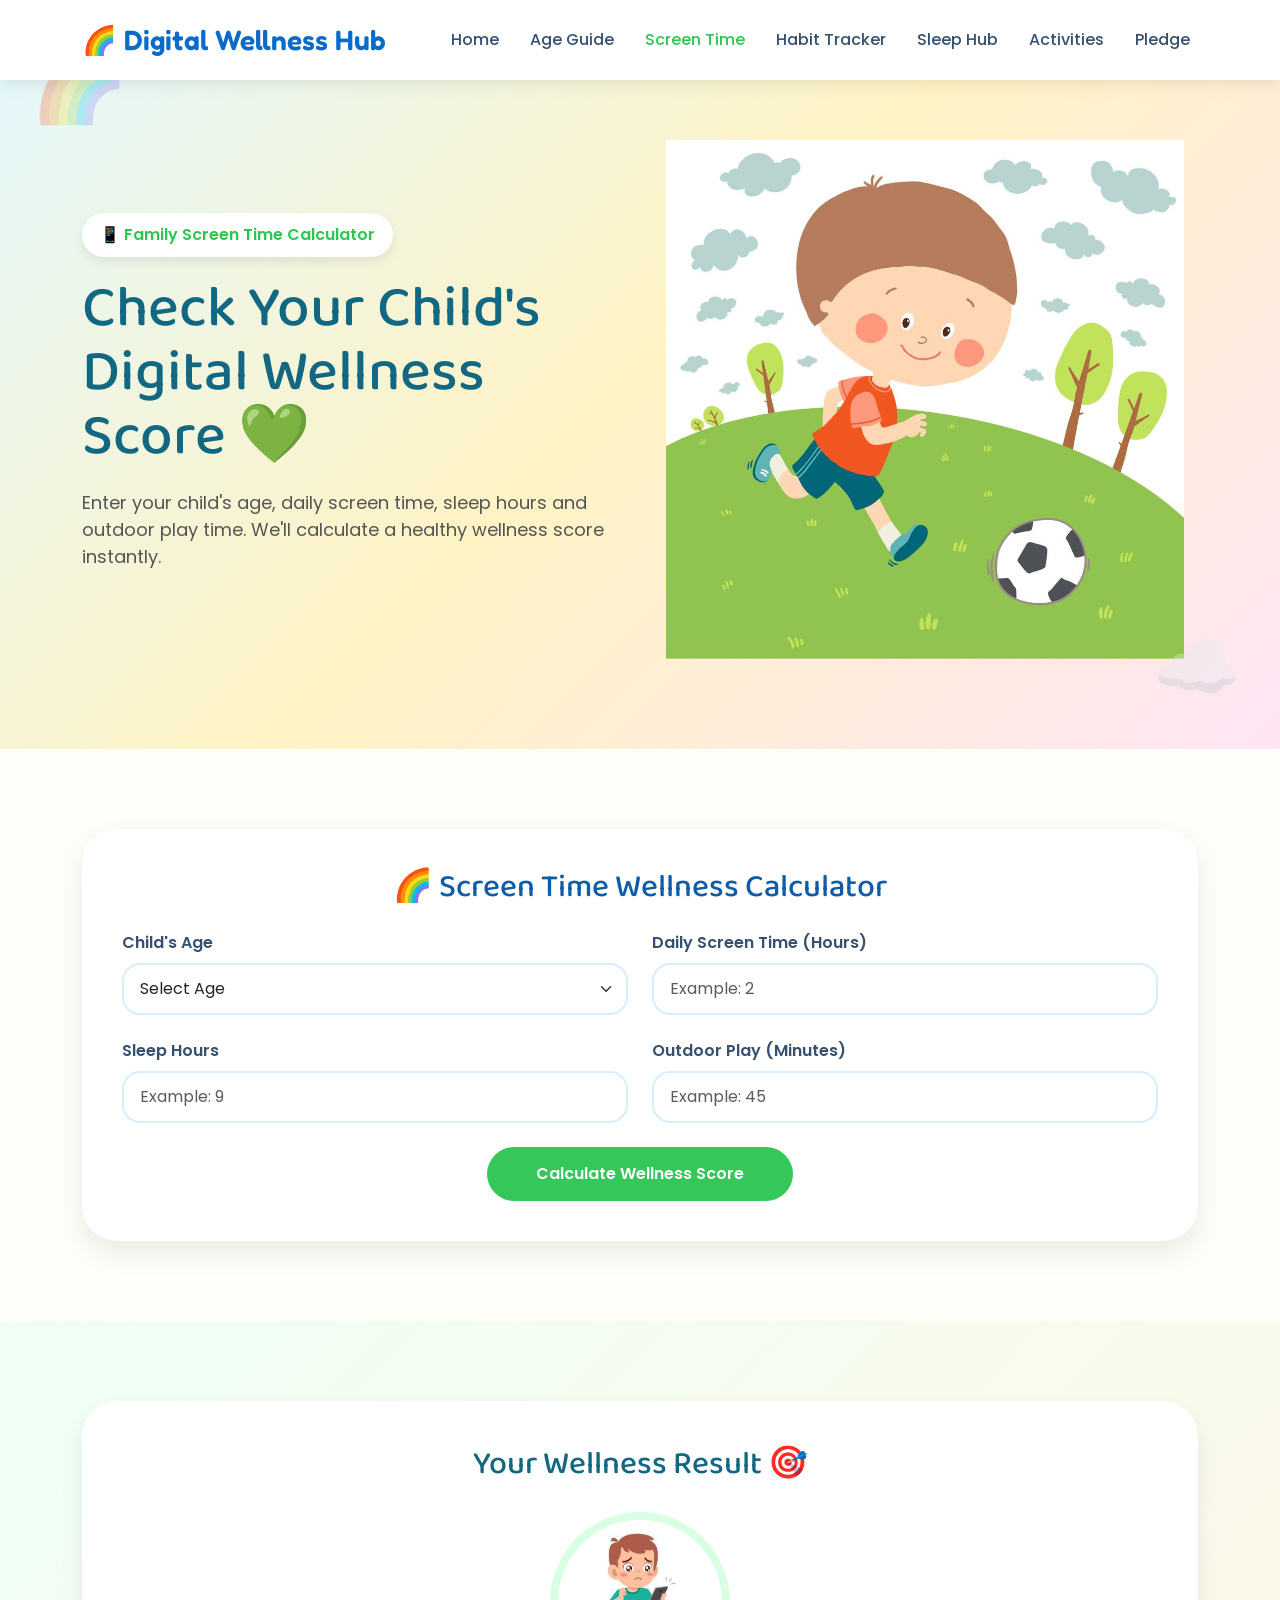
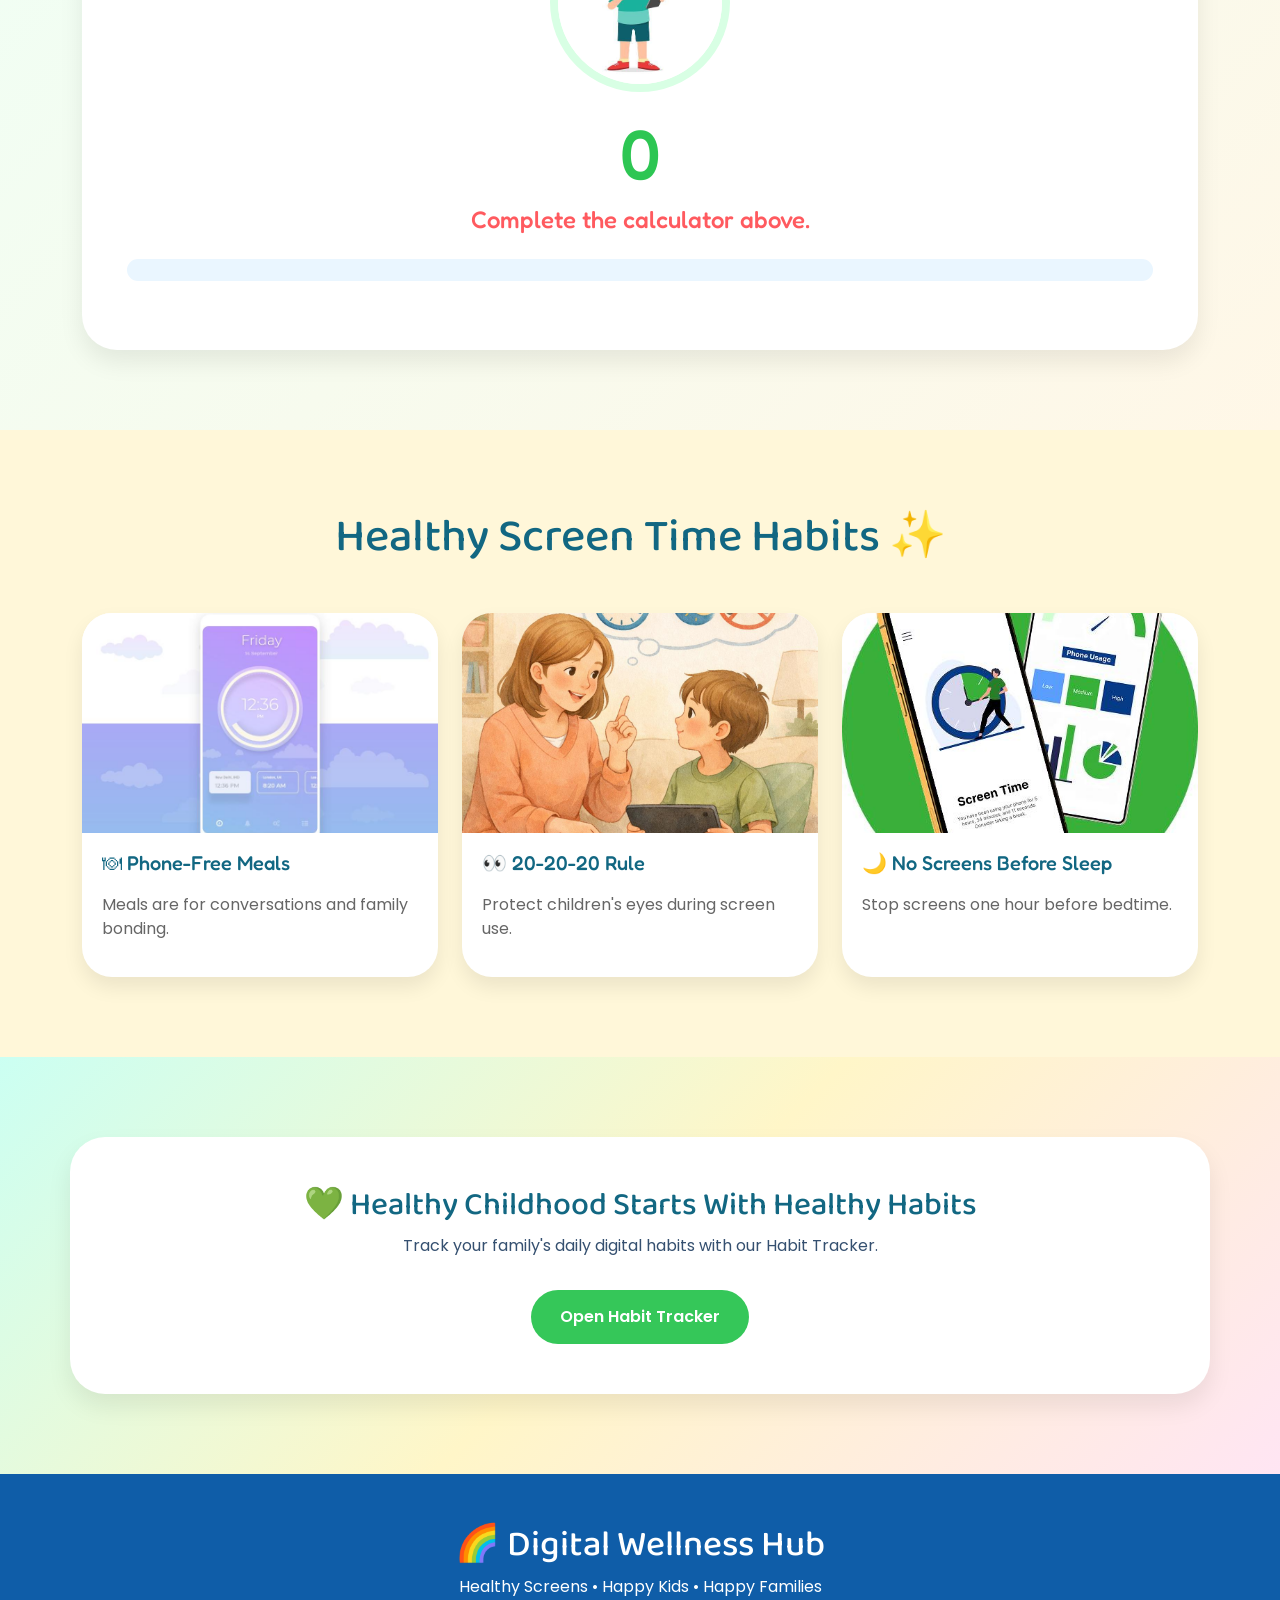
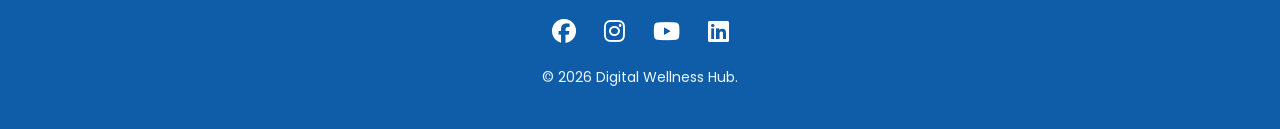
<file: calculator.html>
<!DOCTYPE html>
<html lang="en">
<head>
    <meta charset="UTF-8">
    <meta name="viewport" content="width=device-width, initial-scale=1.0">
    <title>Screen Time Calculator | Digital Wellness Hub</title>

    <link href="https://cdn.jsdelivr.net/npm/bootstrap@5.3.3/dist/css/bootstrap.min.css" rel="stylesheet">

    <link href="https://fonts.googleapis.com/css2?family=Baloo+2:wght@400;600;700&family=Fredoka:wght@400;500;600&family=Poppins:wght@300;400;500;600&display=swap" rel="stylesheet">

    <link rel="stylesheet" href="https://cdnjs.cloudflare.com/ajax/libs/font-awesome/6.5.2/css/all.min.css">

    <link rel="stylesheet" href="css/style.css">
</head>

<body>

<!-- NAVBAR -->

<nav class="navbar navbar-expand-lg fixed-top">
    <div class="container">

        <a class="navbar-brand" href="index.html">
            🌈 Digital Wellness Hub
        </a>

        <button class="navbar-toggler" data-bs-toggle="collapse" data-bs-target="#menu">
            <span class="navbar-toggler-icon"></span>
        </button>

        <div class="collapse navbar-collapse" id="menu">

            <ul class="navbar-nav ms-auto">

                <li class="nav-item"><a class="nav-link" href="index.html">Home</a></li>

                <li class="nav-item"><a class="nav-link" href="age-guide.html">Age Guide</a></li>

                <li class="nav-item"><a class="nav-link active" href="#">Screen Time</a></li>

                <li class="nav-item"><a class="nav-link" href="tracker.html">Habit Tracker</a></li>

                <li class="nav-item"><a class="nav-link" href="sleep.html">Sleep Hub</a></li>

                <li class="nav-item"><a class="nav-link" href="activities.html">Activities</a></li>

                <li class="nav-item"><a class="nav-link" href="pledge.html">Pledge</a></li>

            </ul>

        </div>

    </div>
</nav>

<!-- HERO -->

<section class="calculator-hero">

    <div class="container">

        <div class="row align-items-center">

            <div class="col-lg-6">

                <span class="welcome-badge">📱 Family Screen Time Calculator</span>

                <h1>Check Your Child's Digital Wellness Score 💚</h1>

                <p>
                    Enter your child's age, daily screen time, sleep hours and outdoor play time.
                    We'll calculate a healthy wellness score instantly.
                </p>

            </div>

            <div class="col-lg-6 text-center">

                <img src="images/c5.jpg" class="hero-image img-fluid">

            </div>

        </div>

    </div>

</section>

<!-- CALCULATOR -->

<section class="calculator-section">

    <div class="container">

        <div class="calculator-box">

            <h2 class="text-center mb-4">🌈 Screen Time Wellness Calculator</h2>

            <div class="row g-4">

                <div class="col-md-6">

                    <label class="form-label">Child's Age</label>

                    <select id="age" class="form-select">

                        <option value="">Select Age</option>

                        <option value="1">0 – 2 Years</option>

                        <option value="3">2 – 5 Years</option>

                        <option value="8">6 – 12 Years</option>

                        <option value="14">13 – 15 Years</option>

                    </select>

                </div>

                <div class="col-md-6">

                    <label class="form-label">Daily Screen Time (Hours)</label>

                    <input type="number" id="screenHours" class="form-control" placeholder="Example: 2">

                </div>

                <div class="col-md-6">

                    <label class="form-label">Sleep Hours</label>

                    <input type="number" id="sleepHours" class="form-control" placeholder="Example: 9">

                </div>

                <div class="col-md-6">

                    <label class="form-label">Outdoor Play (Minutes)</label>

                    <input type="number" id="playTime" class="form-control" placeholder="Example: 45">

                </div>

            </div>

            <div class="text-center mt-4">

                <button class="btn hero-btn px-5" onclick="calculateScore()">
                    Calculate Wellness Score
                </button>

            </div>

        </div>

    </div>

</section>

<!-- RESULT -->

<section class="result-section">

    <div class="container">

        <div class="result-box text-center">

            <h2>Your Wellness Result 🎯</h2>

            <img src="images/c1.jpg" id="resultImage" class="result-image">

            <h1 id="scoreValue">0</h1>

            <h4 id="scoreStatus">Complete the calculator above.</h4>

            <div class="progress my-4">

                <div id="scoreBar" class="progress-bar progress-bar-striped progress-bar-animated" style="width:0%"></div>

            </div>

            <p id="recommendation"></p>

        </div>

    </div>

</section>

<!-- SCREEN TIME TIPS -->

<section class="tips-section">

    <div class="container">

        <div class="text-center mb-5">

            <h2 class="section-title">Healthy Screen Time Habits ✨</h2>

        </div>

        <div class="row g-4">

            <div class="col-md-4">

                <div class="screen-tip-card">

                    <img src="images/c2.jpg">

                    <h5>🍽 Phone-Free Meals</h5>

                    <p>Meals are for conversations and family bonding.</p>

                </div>

            </div>

            <div class="col-md-4">

                <div class="screen-tip-card">

                    <img src="images/c3.jpg">

                    <h5>👀 20-20-20 Rule</h5>

                    <p>Protect children's eyes during screen use.</p>

                </div>

            </div>

            <div class="col-md-4">

                <div class="screen-tip-card">

                    <img src="images/c4.jpg">

                    <h5>🌙 No Screens Before Sleep</h5>

                    <p>Stop screens one hour before bedtime.</p>

                </div>

            </div>

        </div>

    </div>

</section>

<!-- CTA -->

<section class="quote-section">

    <div class="container text-center">

        <h2>💚 Healthy Childhood Starts With Healthy Habits</h2>

        <p>Track your family's daily digital habits with our Habit Tracker.</p>

        <a href="tracker.html" class="btn hero-btn mt-3">
            Open Habit Tracker
        </a>

    </div>

</section>

<!-- FOOTER -->

<footer class="footer">

    <div class="container text-center">

        <h3>🌈 Digital Wellness Hub</h3>

        <p>Healthy Screens • Happy Kids • Happy Families</p>

        <div class="footer-icons">

            <i class="fab fa-facebook"></i>
            <i class="fab fa-instagram"></i>
            <i class="fab fa-youtube"></i>
            <i class="fab fa-linkedin"></i>

        </div>

        <p class="copyright">
            © 2026 Digital Wellness Hub.
        </p>

    </div>

</footer>

<script src="https://cdn.jsdelivr.net/npm/bootstrap@5.3.3/dist/js/bootstrap.bundle.min.js"></script>

<script src="js/calculator.js"></script>

</body>
</html>
</file>
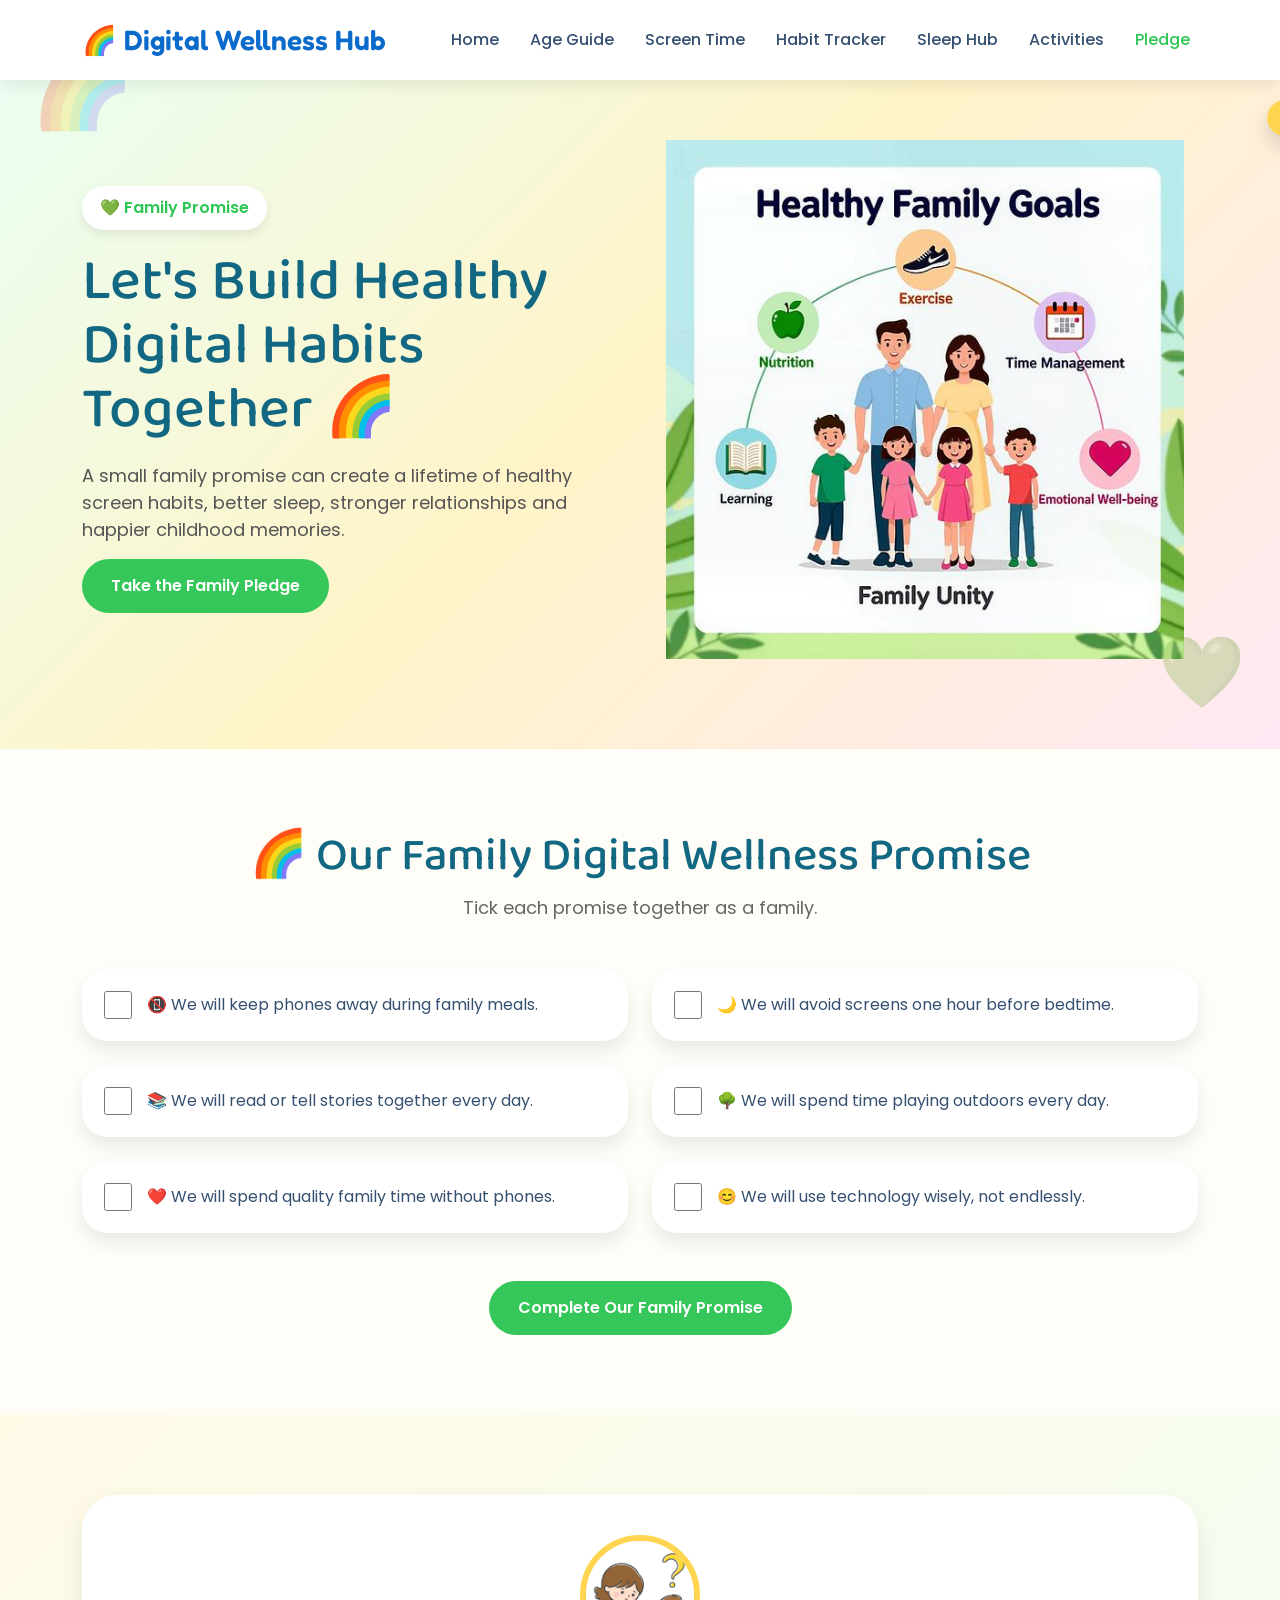
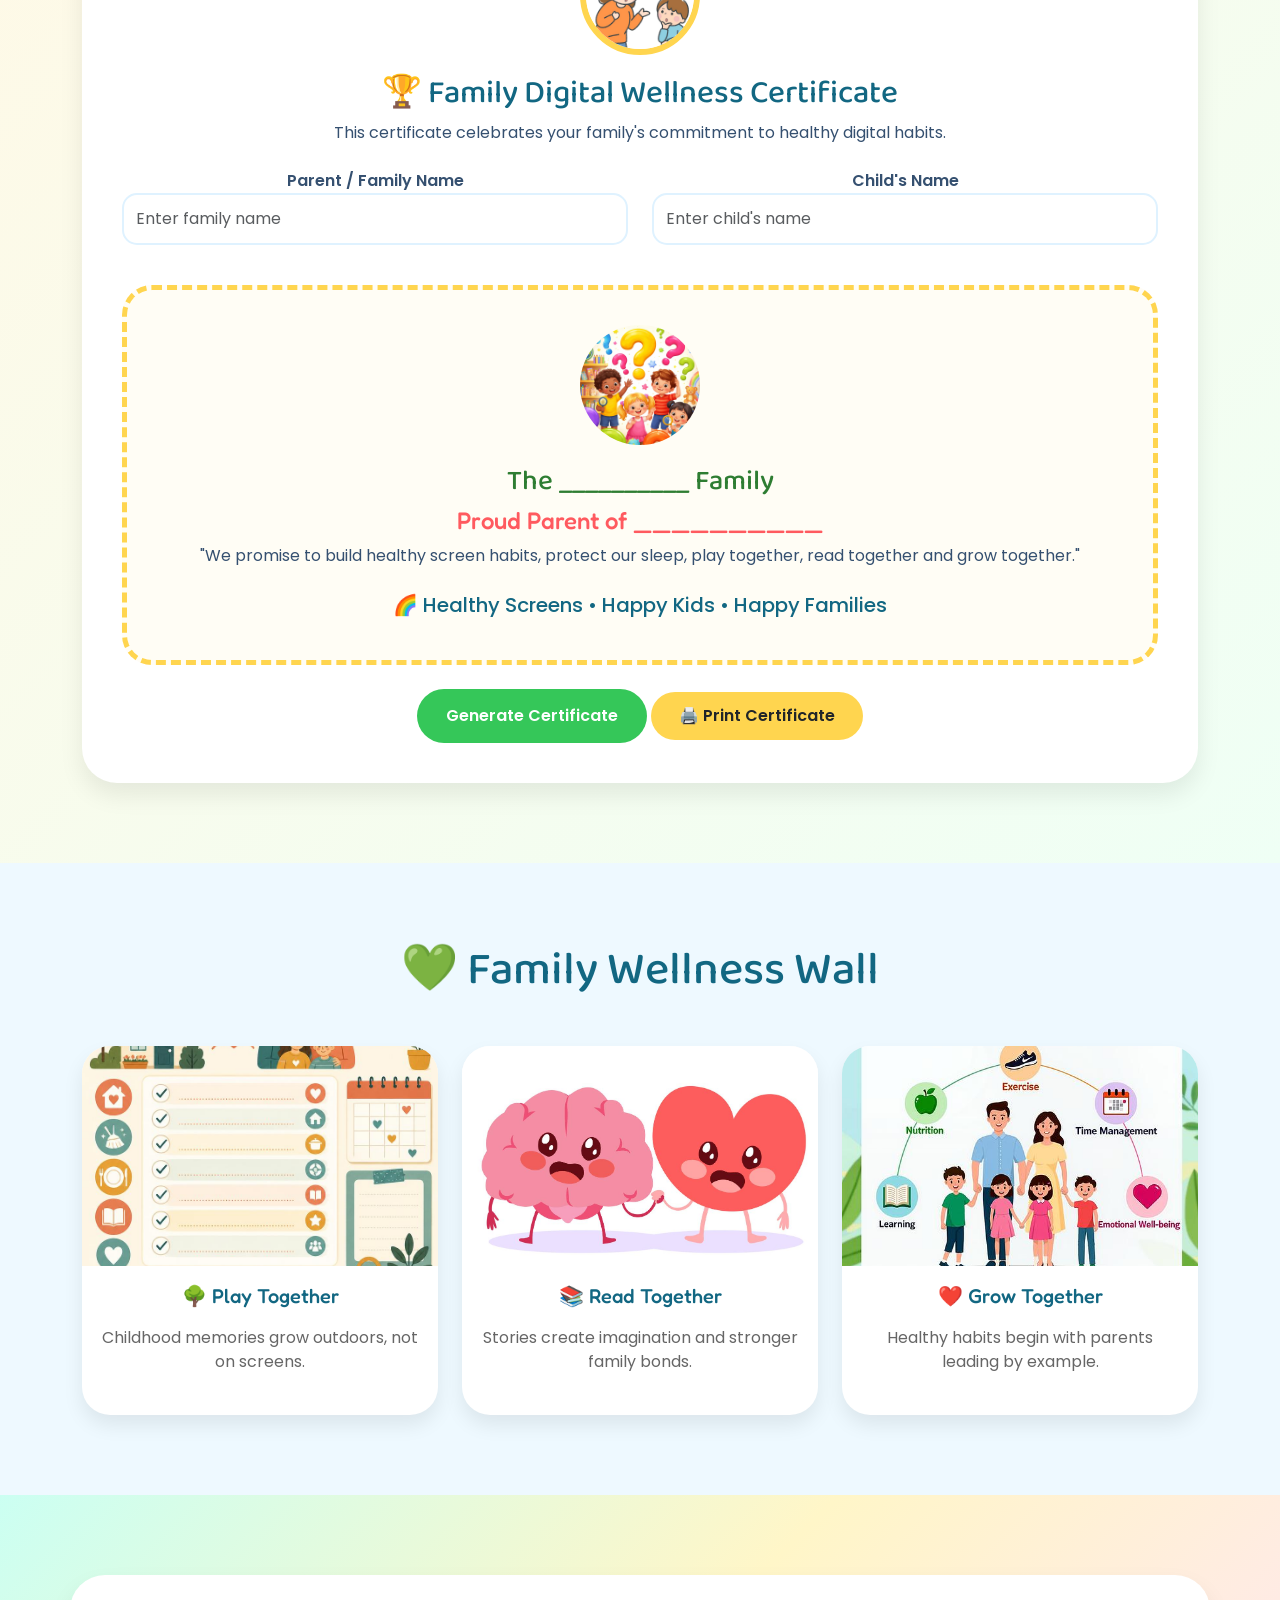
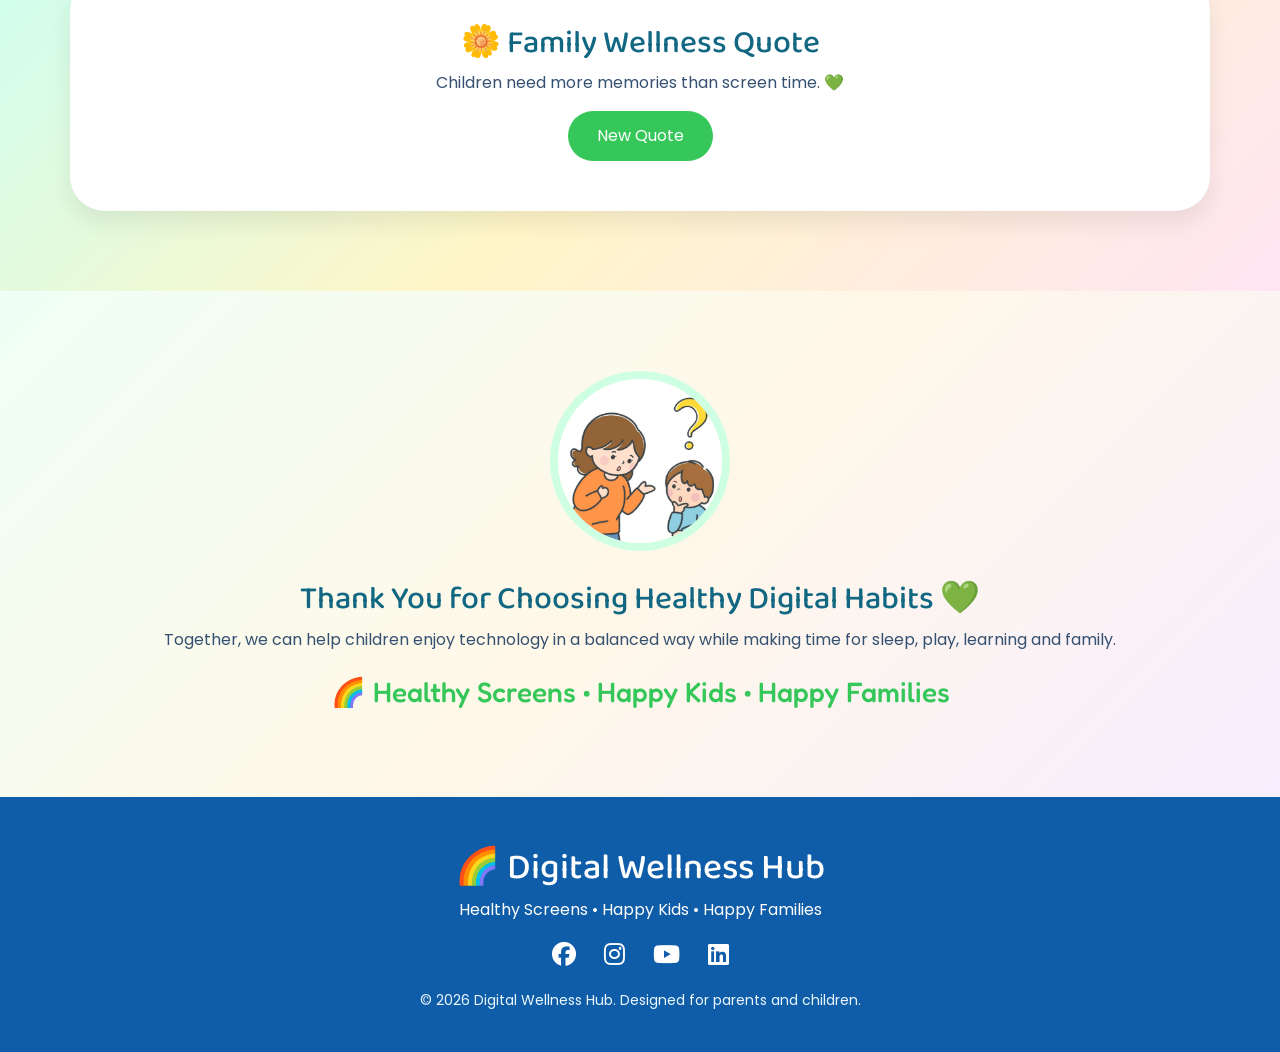
<file: pledge.html>
<!DOCTYPE html>
<html lang="en">
<head>
<meta charset="UTF-8">
<meta name="viewport" content="width=device-width, initial-scale=1.0">

<title>Family Digital Wellness Pledge | Digital Wellness Hub</title>

<link href="https://cdn.jsdelivr.net/npm/bootstrap@5.3.3/dist/css/bootstrap.min.css" rel="stylesheet">

<link href="https://fonts.googleapis.com/css2?family=Baloo+2:wght@400;600;700&family=Fredoka:wght@400;500;600&family=Poppins:wght@300;400;500;600&display=swap" rel="stylesheet">

<link rel="stylesheet" href="https://cdnjs.cloudflare.com/ajax/libs/font-awesome/6.5.2/css/all.min.css">

<link rel="stylesheet" href="css/style.css">
</head>

<body>

<!-- NAVBAR -->

<nav class="navbar navbar-expand-lg fixed-top">
<div class="container">

<a class="navbar-brand" href="index.html">🌈 Digital Wellness Hub</a>

<button class="navbar-toggler" data-bs-toggle="collapse" data-bs-target="#menu">
<span class="navbar-toggler-icon"></span>
</button>

<div class="collapse navbar-collapse" id="menu">

<ul class="navbar-nav ms-auto">

<li class="nav-item"><a class="nav-link" href="index.html">Home</a></li>
<li class="nav-item"><a class="nav-link" href="age-guide.html">Age Guide</a></li>
<li class="nav-item"><a class="nav-link" href="calculator.html">Screen Time</a></li>
<li class="nav-item"><a class="nav-link" href="tracker.html">Habit Tracker</a></li>
<li class="nav-item"><a class="nav-link" href="sleep.html">Sleep Hub</a></li>
<li class="nav-item"><a class="nav-link" href="activities.html">Activities</a></li>
<li class="nav-item"><a class="nav-link active" href="#">Pledge</a></li>

</ul>

</div>
</div>
</nav>

<!-- HERO -->

<section class="pledge-hero">

<div class="container">

<div class="row align-items-center">

<div class="col-lg-6">

<span class="welcome-badge">💚 Family Promise</span>

<h1>Let's Build Healthy Digital Habits Together 🌈</h1>

<p>
A small family promise can create a lifetime of healthy screen habits,
better sleep, stronger relationships and happier childhood memories.
</p>

<a href="#certificate" class="btn hero-btn">Take the Family Pledge</a>

</div>

<div class="col-lg-6 text-center">

<img src="images/p5.jpg" class="hero-image img-fluid">

</div>

</div>
</div>
</section>

<!-- FAMILY PLEDGE -->

<section class="pledge-section">

<div class="container">

<div class="text-center mb-5">

<h2 class="section-title">🌈 Our Family Digital Wellness Promise</h2>

<p class="section-subtitle">
Tick each promise together as a family.
</p>

</div>

<div class="row g-4">

<div class="col-md-6">
<div class="pledge-card">
<input type="checkbox" class="pledge-check">
<span>📵 We will keep phones away during family meals.</span>
</div>
</div>

<div class="col-md-6">
<div class="pledge-card">
<input type="checkbox" class="pledge-check">
<span>🌙 We will avoid screens one hour before bedtime.</span>
</div>
</div>

<div class="col-md-6">
<div class="pledge-card">
<input type="checkbox" class="pledge-check">
<span>📚 We will read or tell stories together every day.</span>
</div>
</div>

<div class="col-md-6">
<div class="pledge-card">
<input type="checkbox" class="pledge-check">
<span>🌳 We will spend time playing outdoors every day.</span>
</div>
</div>

<div class="col-md-6">
<div class="pledge-card">
<input type="checkbox" class="pledge-check">
<span>❤️ We will spend quality family time without phones.</span>
</div>
</div>

<div class="col-md-6">
<div class="pledge-card">
<input type="checkbox" class="pledge-check">
<span>😊 We will use technology wisely, not endlessly.</span>
</div>
</div>

</div>

<div class="text-center mt-5">
<button class="btn hero-btn" onclick="completePledge()">
Complete Our Family Promise
</button>
</div>

</div>
</section>

<!-- CERTIFICATE -->

<section id="certificate" class="certificate-section">

<div class="container">

<div class="certificate-box">

<img src="images/p1.jpg" class="certificate-top">

<h2>🏆 Family Digital Wellness Certificate</h2>

<p>This certificate celebrates your family's commitment to healthy digital habits.</p>

<div class="row mt-4">

<div class="col-md-6 mb-3">
<label>Parent / Family Name</label>
<input type="text" id="familyName" class="form-control" placeholder="Enter family name">
</div>

<div class="col-md-6 mb-3">
<label>Child's Name</label>
<input type="text" id="childName" class="form-control" placeholder="Enter child's name">
</div>

</div>

<div class="certificate-preview mt-4">

<img src="images/p2.jpg" class="preview-image">

<h3 id="certificateFamily">The __________ Family</h3>

<h4 id="certificateChild">Proud Parent of __________</h4>

<p>
"We promise to build healthy screen habits, protect our sleep,
play together, read together and grow together."
</p>

<h5>🌈 Healthy Screens • Happy Kids • Happy Families</h5>

</div>

<div class="text-center mt-4">

<button class="btn hero-btn" onclick="generateCertificate()">
Generate Certificate
</button>

<button class="btn challenge-btn" onclick="printCertificate()">
    🖨️ Print Certificate
</button>

</div>

</div>

</div>

</section>

<!-- DIGITAL WELLNESS WALL -->

<section class="wall-section">

<div class="container">

<div class="text-center mb-5">

<h2 class="section-title">💚 Family Wellness Wall</h2>

</div>

<div class="row g-4">

<div class="col-md-4">
<div class="wall-card">
<img src="images/p3.jpg">
<h5>🌳 Play Together</h5>
<p>Childhood memories grow outdoors, not on screens.</p>
</div>
</div>

<div class="col-md-4">
<div class="wall-card">
<img src="images/p4.jpg">
<h5>📚 Read Together</h5>
<p>Stories create imagination and stronger family bonds.</p>
</div>
</div>

<div class="col-md-4">
<div class="wall-card">
<img src="images/p5.jpg">
<h5>❤️ Grow Together</h5>
<p>Healthy habits begin with parents leading by example.</p>
</div>
</div>

</div>

</div>

</section>

<!-- FAMILY QUOTE -->

<section class="quote-section">

<div class="container text-center">

<h2>🌼 Family Wellness Quote</h2>

<p id="familyQuote">
Children need more memories than screen time.
</p>

<button class="btn quote-btn" onclick="newFamilyQuote()">
New Quote
</button>

</div>

</section>

<!-- THANK YOU -->

<section class="thankyou-section">

<div class="container text-center">

<img src="images/p1.jpg" class="thankyou-img">

<h2>Thank You for Choosing Healthy Digital Habits 💚</h2>

<p>
Together, we can help children enjoy technology in a balanced way while making time for sleep, play, learning and family.
</p>

<h3 class="mt-4">🌈 Healthy Screens • Happy Kids • Happy Families</h3>

</div>

</section>

<!-- FOOTER -->

<footer class="footer">

<div class="container text-center">

<h3>🌈 Digital Wellness Hub</h3>

<p>Healthy Screens • Happy Kids • Happy Families</p>

<div class="footer-icons">

<i class="fab fa-facebook"></i>
<i class="fab fa-instagram"></i>
<i class="fab fa-youtube"></i>
<i class="fab fa-linkedin"></i>

</div>

<p class="copyright">
© 2026 Digital Wellness Hub. Designed for parents and children.
</p>

</div>

</footer>

<script src="https://cdn.jsdelivr.net/npm/bootstrap@5.3.3/dist/js/bootstrap.bundle.min.js"></script>

<script src="js/pledge.js"></script>

</body>
</html>
</file>
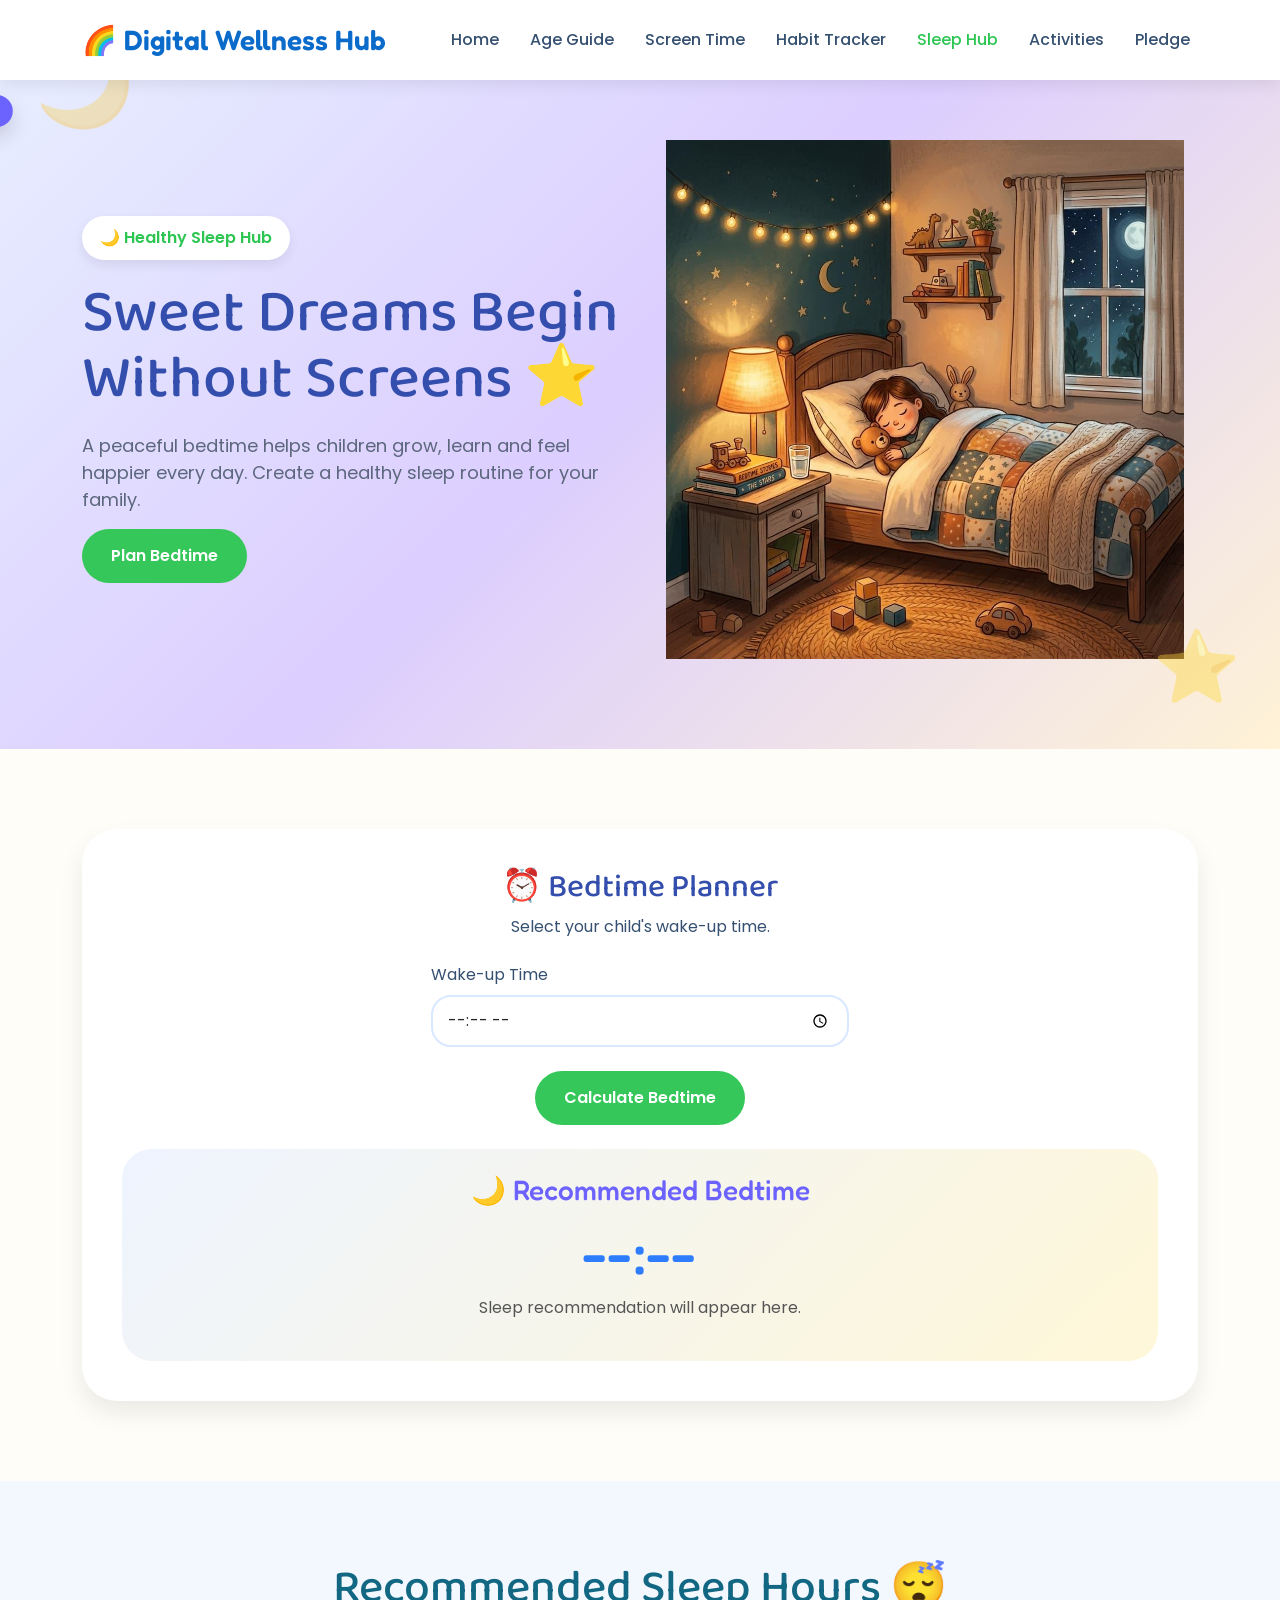
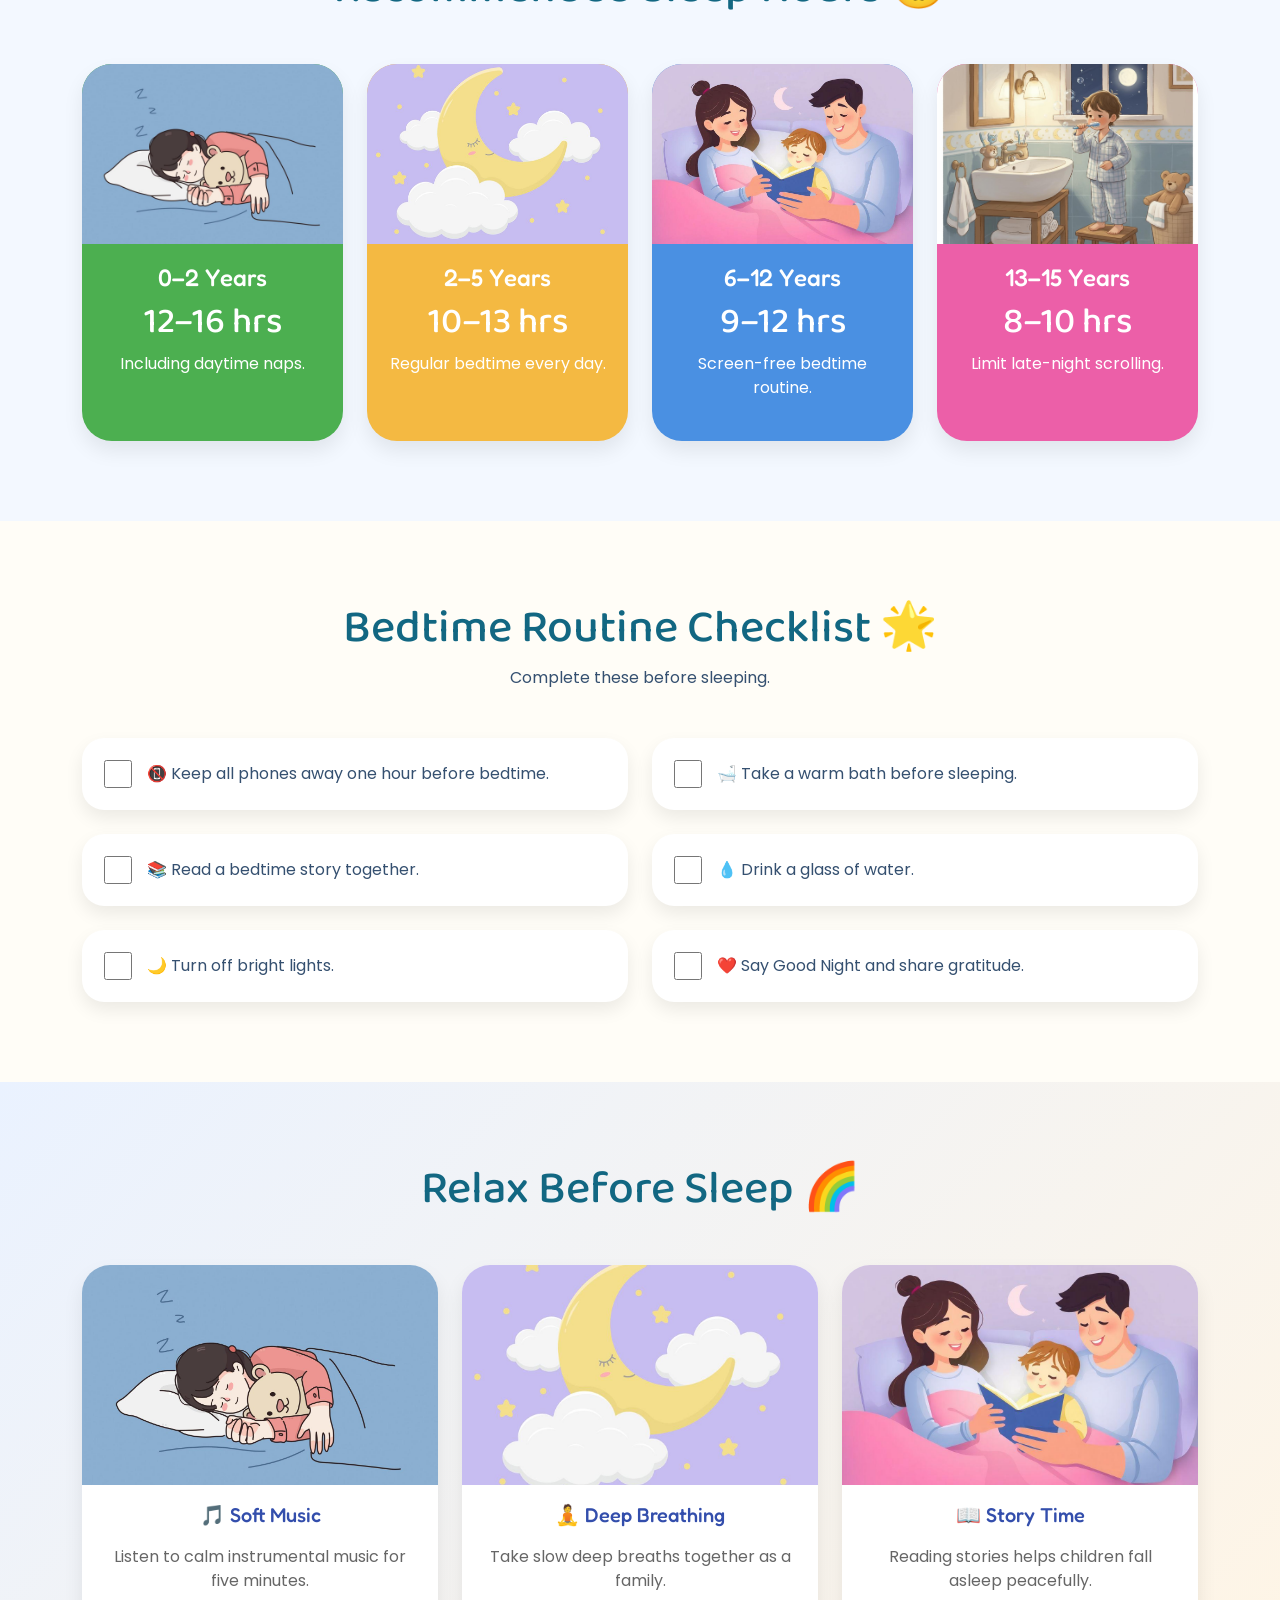
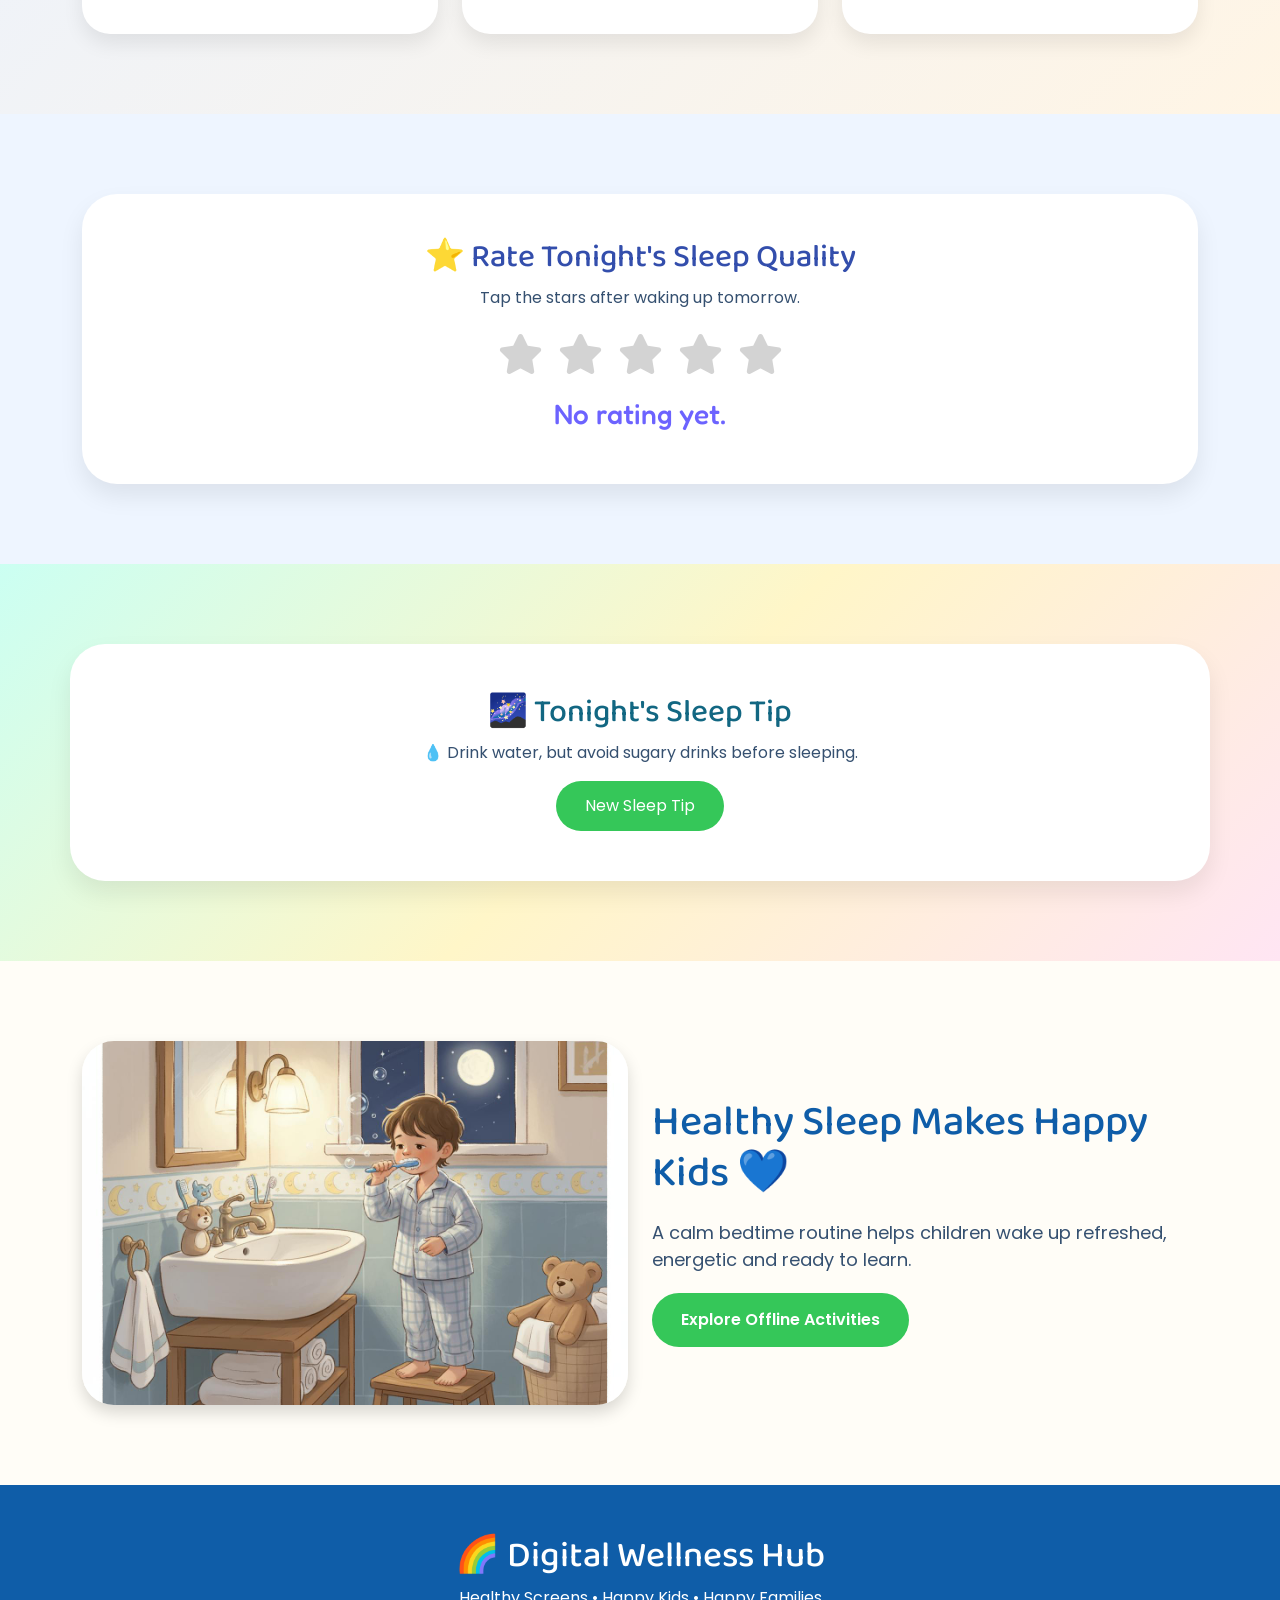
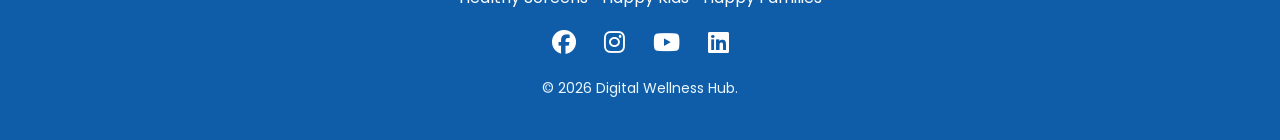
<file: sleep.html>
<!DOCTYPE html>
<html lang="en">
<head>
    <meta charset="UTF-8">
    <meta name="viewport" content="width=device-width, initial-scale=1.0">
    <title>Sleep Hub | Digital Wellness Hub</title>

    <!-- Bootstrap -->
    <link href="https://cdn.jsdelivr.net/npm/bootstrap@5.3.3/dist/css/bootstrap.min.css" rel="stylesheet">

    <!-- Fonts -->
    <link href="https://fonts.googleapis.com/css2?family=Baloo+2:wght@400;600;700&family=Fredoka:wght@400;500;600&family=Poppins:wght@300;400;500;600&display=swap" rel="stylesheet">

    <!-- Icons -->
    <link rel="stylesheet" href="https://cdnjs.cloudflare.com/ajax/libs/font-awesome/6.5.2/css/all.min.css">

    <!-- CSS -->
    <link rel="stylesheet" href="css/style.css">
</head>

<body>

<!-- ================= NAVBAR ================= -->

<nav class="navbar navbar-expand-lg fixed-top">
<div class="container">

<a class="navbar-brand" href="index.html">🌈 Digital Wellness Hub</a>

<button class="navbar-toggler" data-bs-toggle="collapse" data-bs-target="#menu">
<span class="navbar-toggler-icon"></span>
</button>

<div class="collapse navbar-collapse" id="menu">

<ul class="navbar-nav ms-auto">

<li class="nav-item"><a class="nav-link" href="index.html">Home</a></li>

<li class="nav-item"><a class="nav-link" href="age-guide.html">Age Guide</a></li>

<li class="nav-item"><a class="nav-link" href="calculator.html">Screen Time</a></li>

<li class="nav-item"><a class="nav-link" href="tracker.html">Habit Tracker</a></li>

<li class="nav-item"><a class="nav-link active" href="#">Sleep Hub</a></li>

<li class="nav-item"><a class="nav-link" href="activities.html">Activities</a></li>

<li class="nav-item"><a class="nav-link" href="pledge.html">Pledge</a></li>

</ul>

</div>
</div>
</nav>

<!-- ================= HERO ================= -->

<section class="sleep-hero">

<div class="container">

<div class="row align-items-center">

<div class="col-lg-6">

<span class="welcome-badge">🌙 Healthy Sleep Hub</span>

<h1>Sweet Dreams Begin Without Screens ⭐</h1>

<p>
A peaceful bedtime helps children grow, learn and feel happier every day.
Create a healthy sleep routine for your family.
</p>

<a href="#planner" class="btn hero-btn">Plan Bedtime</a>

</div>

<div class="col-lg-6 text-center">

<img src="images/s5.jpg" class="hero-image img-fluid">

</div>

</div>
</div>
</section>

<!-- ================= BEDTIME PLANNER ================= -->

<section id="planner" class="planner-section">

<div class="container">

<div class="planner-box">

<div class="text-center mb-4">

<h2>⏰ Bedtime Planner</h2>

<p>Select your child's wake-up time.</p>

</div>

<div class="row justify-content-center">

<div class="col-md-5">

<label class="form-label">Wake-up Time</label>

<input type="time" id="wakeTime" class="form-control">

</div>

</div>

<div class="text-center mt-4">

<button class="btn hero-btn" onclick="calculateBedtime()">
Calculate Bedtime
</button>

</div>

<div class="result-time mt-4 text-center">

<h3>🌙 Recommended Bedtime</h3>

<h1 id="bedtimeResult">--:--</h1>

<p id="bedtimeText">Sleep recommendation will appear here.</p>

</div>

</div>

</div>

</section>

<!-- ================= SLEEP NEEDS ================= -->

<section class="sleep-hours">

<div class="container">

<div class="text-center mb-5">

<h2 class="section-title">Recommended Sleep Hours 😴</h2>

</div>

<div class="row g-4">

<div class="col-md-3">

<div class="sleep-card green-card">

<img src="images/s1.jpg">

<h4>0–2 Years</h4>

<h2>12–16 hrs</h2>

<p>Including daytime naps.</p>

</div>

</div>

<div class="col-md-3">

<div class="sleep-card yellow-card">

<img src="images/s2.jpg">

<h4>2–5 Years</h4>

<h2>10–13 hrs</h2>

<p>Regular bedtime every day.</p>

</div>

</div>

<div class="col-md-3">

<div class="sleep-card blue-card">

<img src="images/s3.jpg">

<h4>6–12 Years</h4>

<h2>9–12 hrs</h2>

<p>Screen-free bedtime routine.</p>

</div>

</div>

<div class="col-md-3">

<div class="sleep-card pink-card">

<img src="images/s4.jpg">

<h4>13–15 Years</h4>

<h2>8–10 hrs</h2>

<p>Limit late-night scrolling.</p>

</div>

</div>

</div>

</div>

</section>

<!-- ================= BEDTIME ROUTINE ================= -->

<section class="routine-section">

<div class="container">

<div class="text-center mb-5">

<h2 class="section-title">Bedtime Routine Checklist 🌟</h2>

<p>Complete these before sleeping.</p>

</div>

<div class="row g-4">

<div class="col-md-6">

<div class="routine-card">
<input type="checkbox" class="routine-check">
<span>📵 Keep all phones away one hour before bedtime.</span>
</div>

</div>

<div class="col-md-6">

<div class="routine-card">
<input type="checkbox" class="routine-check">
<span>🛁 Take a warm bath before sleeping.</span>
</div>

</div>

<div class="col-md-6">

<div class="routine-card">
<input type="checkbox" class="routine-check">
<span>📚 Read a bedtime story together.</span>
</div>

</div>

<div class="col-md-6">

<div class="routine-card">
<input type="checkbox" class="routine-check">
<span>💧 Drink a glass of water.</span>
</div>

</div>

<div class="col-md-6">

<div class="routine-card">
<input type="checkbox" class="routine-check">
<span>🌙 Turn off bright lights.</span>
</div>

</div>

<div class="col-md-6">

<div class="routine-card">
<input type="checkbox" class="routine-check">
<span>❤️ Say Good Night and share gratitude.</span>
</div>

</div>

</div>

</div>

</section>

<!-- ================= RELAXATION ================= -->

<section class="relax-section">

<div class="container">

<div class="text-center mb-5">

<h2 class="section-title">Relax Before Sleep 🌈</h2>

</div>

<div class="row g-4">

<div class="col-lg-4">

<div class="relax-card">

<img src="images/s1.jpg">

<h5>🎵 Soft Music</h5>

<p>Listen to calm instrumental music for five minutes.</p>

</div>

</div>

<div class="col-lg-4">

<div class="relax-card">

<img src="images/s2.jpg">

<h5>🧘 Deep Breathing</h5>

<p>Take slow deep breaths together as a family.</p>

</div>

</div>

<div class="col-lg-4">

<div class="relax-card">

<img src="images/s3.jpg">

<h5>📖 Story Time</h5>

<p>Reading stories helps children fall asleep peacefully.</p>

</div>

</div>

</div>

</div>

</section>

<!-- ================= SLEEP QUALITY ================= -->

<section class="quality-section">

<div class="container">

<div class="quality-box text-center">

<h2>⭐ Rate Tonight's Sleep Quality</h2>

<p>Tap the stars after waking up tomorrow.</p>

<div class="stars mt-4">

<i class="fa-solid fa-star star-rate" data-value="1"></i>
<i class="fa-solid fa-star star-rate" data-value="2"></i>
<i class="fa-solid fa-star star-rate" data-value="3"></i>
<i class="fa-solid fa-star star-rate" data-value="4"></i>
<i class="fa-solid fa-star star-rate" data-value="5"></i>

</div>

<h3 id="sleepRating" class="mt-4">No rating yet.</h3>

</div>

</div>

</section>

<!-- ================= NIGHT SKY FACT ================= -->

<section class="quote-section">

<div class="container text-center">

<h2>🌌 Tonight's Sleep Tip</h2>

<p id="sleepTip"></p>

<button class="btn quote-btn" onclick="newSleepTip()">
New Sleep Tip
</button>

</div>

</section>

<!-- ================= CTA ================= -->

<section class="cta-section">

<div class="container">

<div class="row align-items-center">

<div class="col-lg-6">

<img src="images/s4.jpg" class="img-fluid rounded-5 shadow">

</div>

<div class="col-lg-6">

<h2>Healthy Sleep Makes Happy Kids 💙</h2>

<p>
A calm bedtime routine helps children wake up refreshed, energetic and ready to learn.
</p>

<a href="activities.html" class="btn hero-btn">
Explore Offline Activities
</a>

</div>

</div>

</div>

</section>

<!-- ================= FOOTER ================= -->

<footer class="footer">

<div class="container text-center">

<h3>🌈 Digital Wellness Hub</h3>

<p>Healthy Screens • Happy Kids • Happy Families</p>

<div class="footer-icons">

<i class="fab fa-facebook"></i>
<i class="fab fa-instagram"></i>
<i class="fab fa-youtube"></i>
<i class="fab fa-linkedin"></i>

</div>

<p class="copyright">
© 2026 Digital Wellness Hub.
</p>

</div>

</footer>

<script src="https://cdn.jsdelivr.net/npm/bootstrap@5.3.3/dist/js/bootstrap.bundle.min.js"></script>

<script src="js/sleep.js"></script>

</body>
</html>
</file>
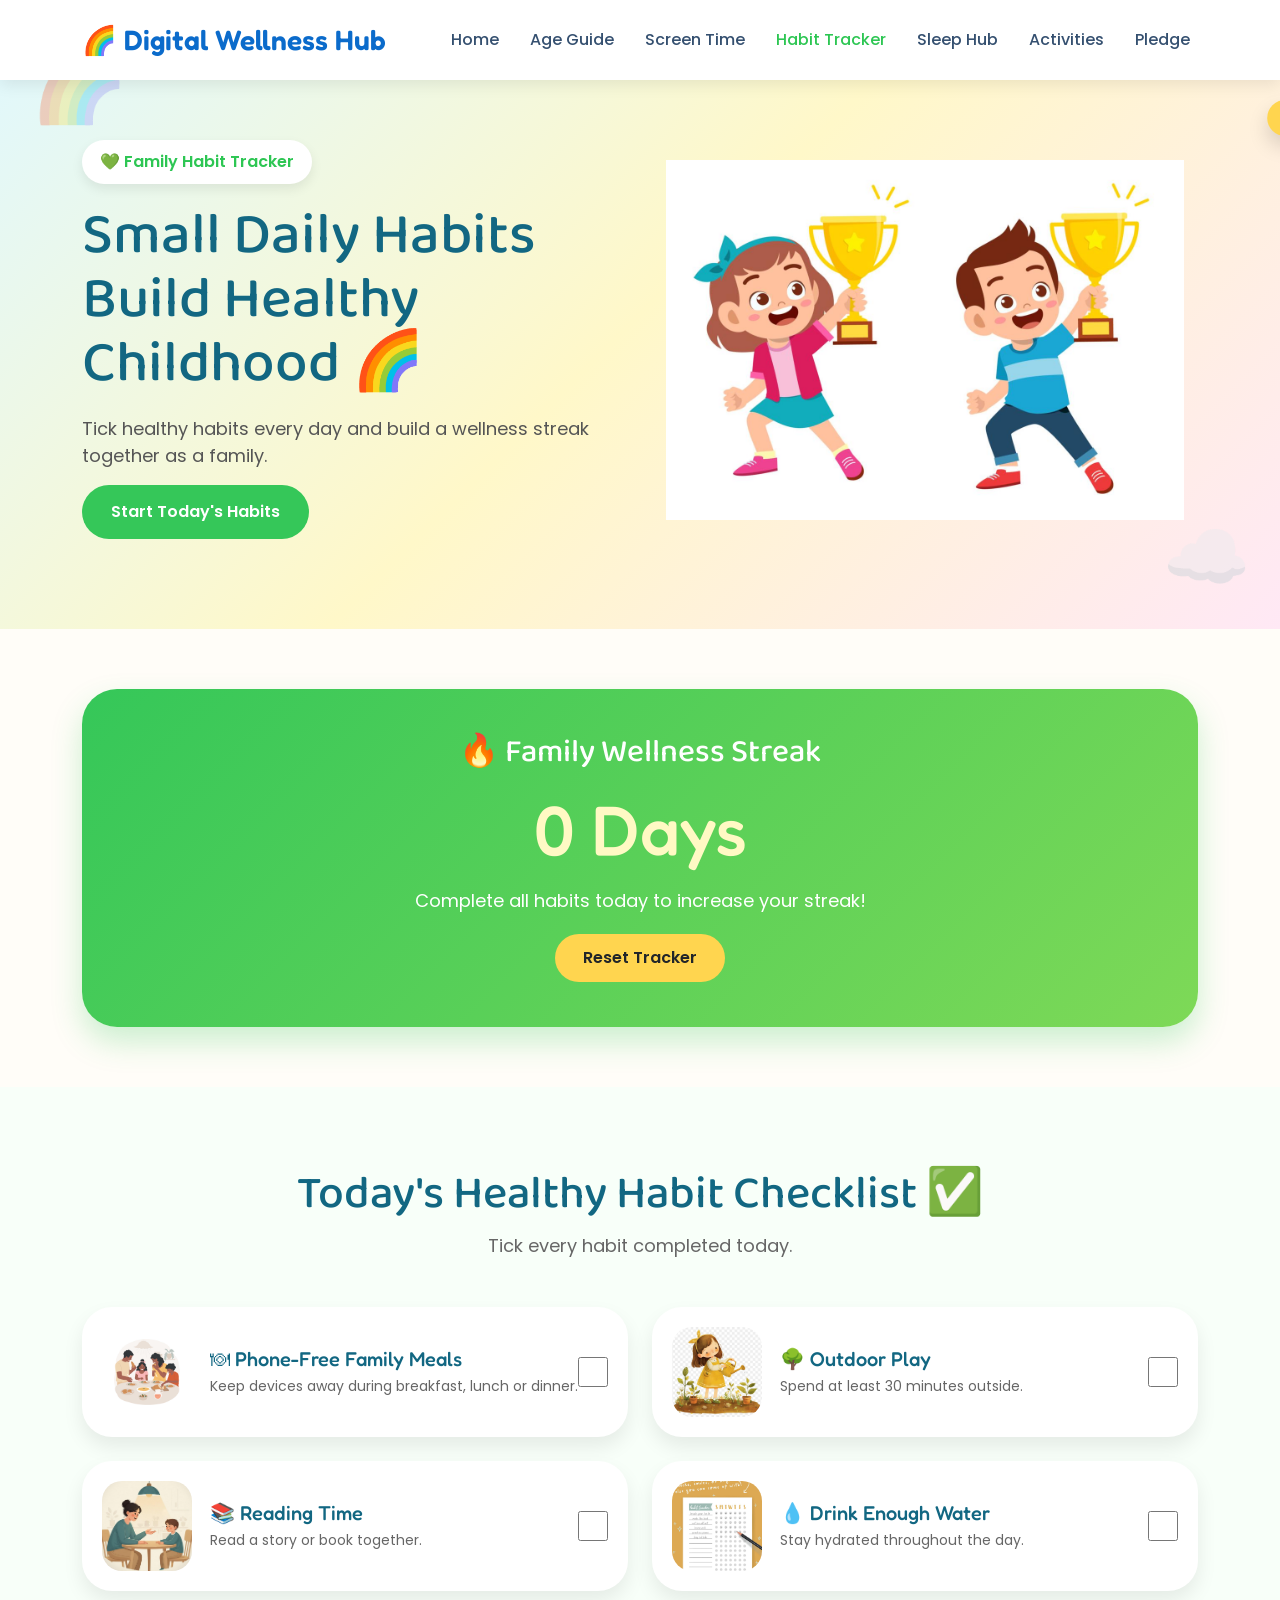
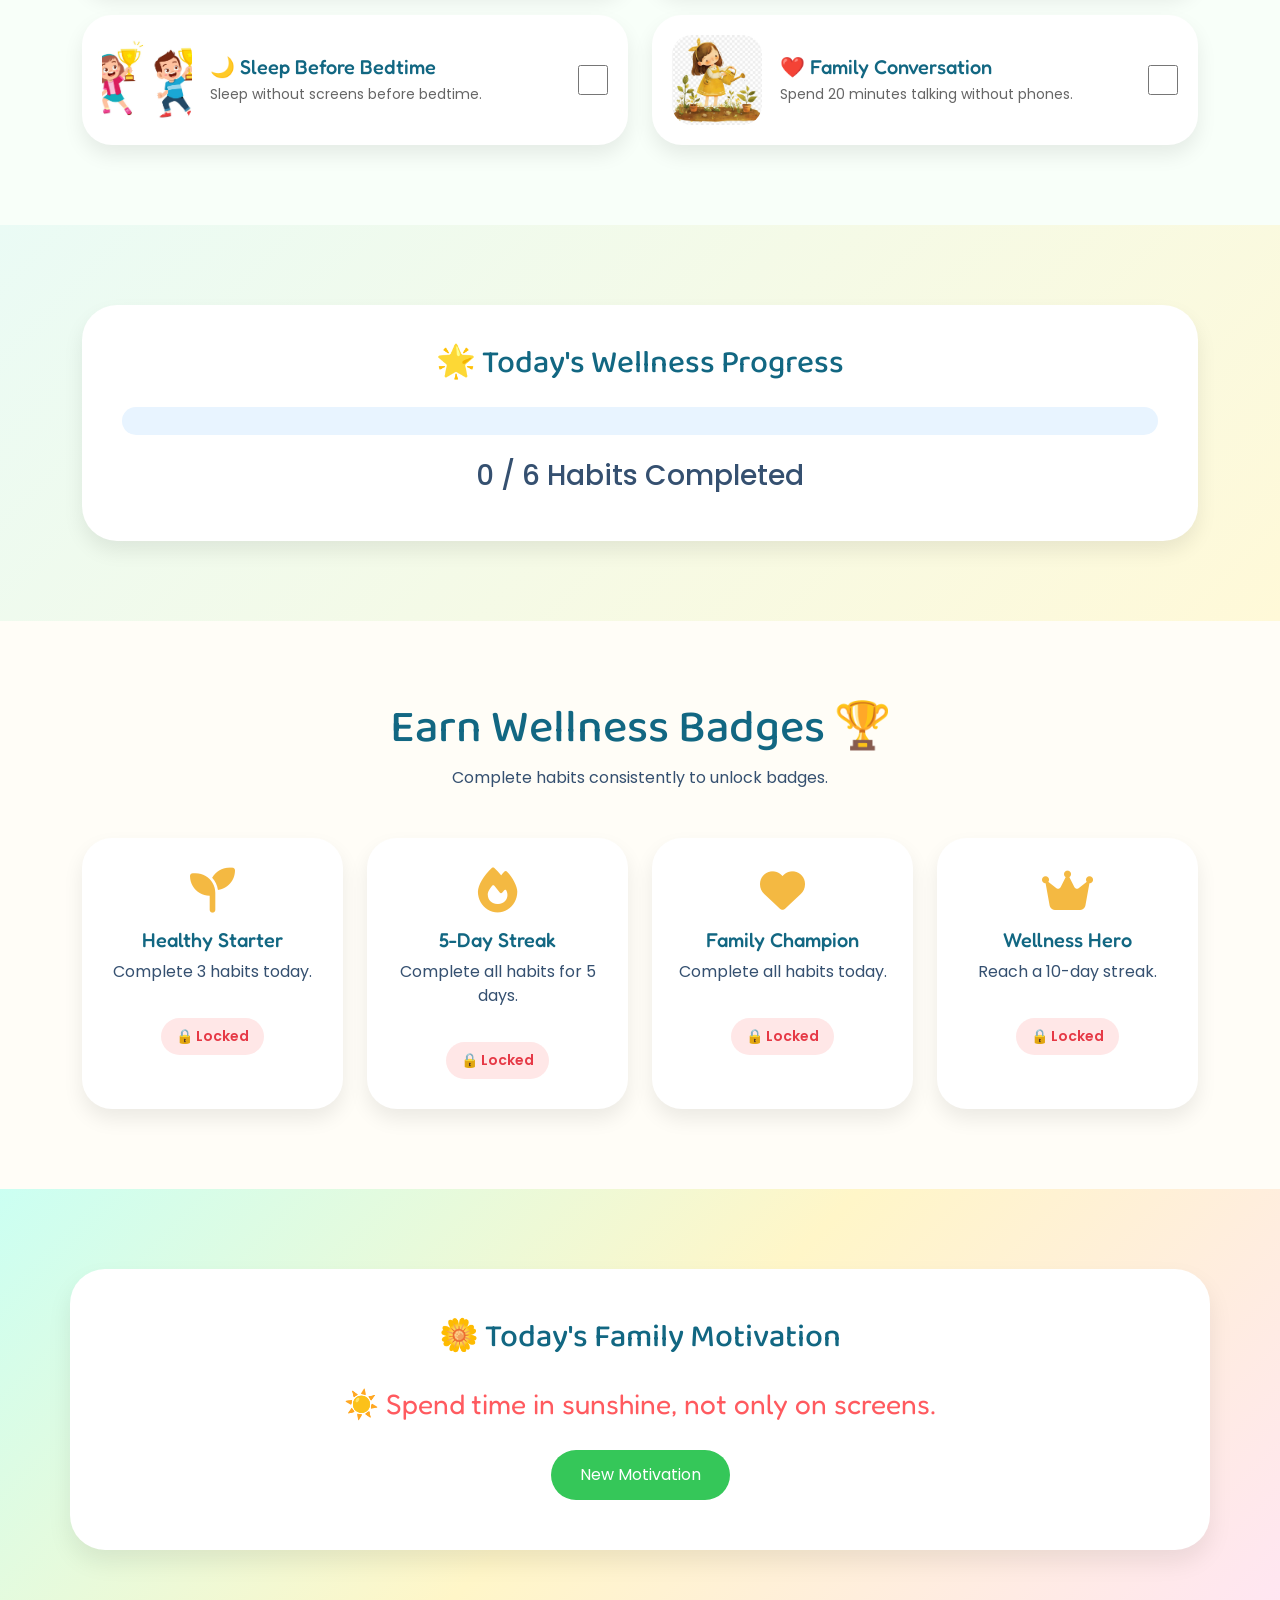
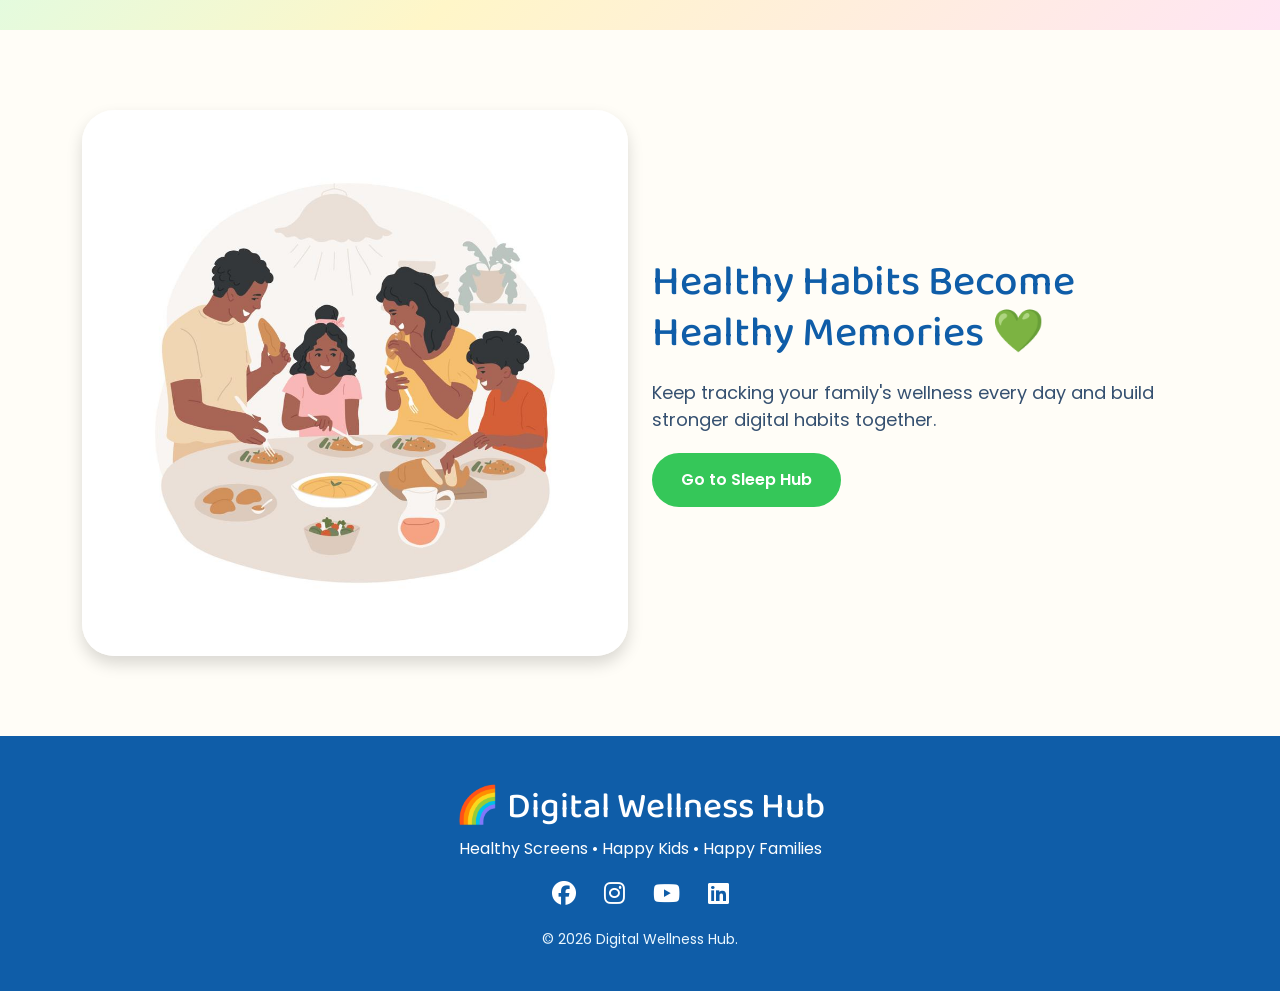
<file: tracker.html>
<!DOCTYPE html>
<html lang="en">

<head>
    <meta charset="UTF-8">
    <meta name="viewport" content="width=device-width, initial-scale=1.0">
    <title>Family Habit Tracker | Digital Wellness Hub</title>

    <!-- Bootstrap -->
    <link href="https://cdn.jsdelivr.net/npm/bootstrap@5.3.3/dist/css/bootstrap.min.css" rel="stylesheet">

    <!-- Google Fonts -->
    <link href="https://fonts.googleapis.com/css2?family=Baloo+2:wght@400;600;700&family=Fredoka:wght@400;500;600&family=Poppins:wght@300;400;500;600&display=swap" rel="stylesheet">

    <!-- Icons -->
    <link rel="stylesheet" href="https://cdnjs.cloudflare.com/ajax/libs/font-awesome/6.5.2/css/all.min.css">

    <!-- CSS -->
    <link rel="stylesheet" href="css/style.css">
</head>

<body>

<!-- NAVBAR -->

<nav class="navbar navbar-expand-lg fixed-top">

<div class="container">

<a class="navbar-brand" href="index.html">
🌈 Digital Wellness Hub
</a>

<button class="navbar-toggler" data-bs-toggle="collapse" data-bs-target="#menu">
<span class="navbar-toggler-icon"></span>
</button>

<div class="collapse navbar-collapse" id="menu">

<ul class="navbar-nav ms-auto">

<li class="nav-item"><a class="nav-link" href="index.html">Home</a></li>

<li class="nav-item"><a class="nav-link" href="age-guide.html">Age Guide</a></li>

<li class="nav-item"><a class="nav-link" href="calculator.html">Screen Time</a></li>

<li class="nav-item"><a class="nav-link active" href="#">Habit Tracker</a></li>

<li class="nav-item"><a class="nav-link" href="sleep.html">Sleep Hub</a></li>

<li class="nav-item"><a class="nav-link" href="activities.html">Activities</a></li>

<li class="nav-item"><a class="nav-link" href="pledge.html">Pledge</a></li>

</ul>

</div>

</div>

</nav>

<!-- HERO -->

<section class="tracker-hero">

<div class="container">

<div class="row align-items-center">

<div class="col-lg-6">

<span class="welcome-badge">💚 Family Habit Tracker</span>

<h1>Small Daily Habits Build Healthy Childhood 🌈</h1>

<p>
Tick healthy habits every day and build a wellness streak together as a family.
</p>

<a href="#tracker" class="btn hero-btn">Start Today's Habits</a>

</div>

<div class="col-lg-6 text-center">

<img src="images/habit5.jpg" class="hero-image img-fluid">

</div>

</div>

</div>

</section>

<!-- STREAK CARD -->

<section class="streak-section">

<div class="container">

<div class="streak-card text-center">

<h2>🔥 Family Wellness Streak</h2>

<h1 id="streakCount">0 Days</h1>

<p>Complete all habits today to increase your streak!</p>

<button class="btn challenge-btn" onclick="resetTracker()">
Reset Tracker
</button>

</div>

</div>

</section>

<!-- HABIT CHECKLIST -->

<section id="tracker" class="habit-section">

<div class="container">

<div class="text-center mb-5">

<h2 class="section-title">Today's Healthy Habit Checklist ✅</h2>

<p class="section-subtitle">
Tick every habit completed today.
</p>

</div>

<div class="row g-4">

<div class="col-lg-6">

<div class="habit-card">

<div class="habit-left">

<img src="images/habit1.jpg">

<div>

<h5>🍽 Phone-Free Family Meals</h5>

<p>Keep devices away during breakfast, lunch or dinner.</p>

</div>

</div>

<input type="checkbox" class="habit-check" data-habit="meal">

</div>

</div>

<div class="col-lg-6">

<div class="habit-card">

<div class="habit-left">

<img src="images/habit2.jpg">

<div>

<h5>🌳 Outdoor Play</h5>

<p>Spend at least 30 minutes outside.</p>

</div>

</div>

<input type="checkbox" class="habit-check" data-habit="play">

</div>

</div>

<div class="col-lg-6">

<div class="habit-card">

<div class="habit-left">

<img src="images/habit3.jpg">

<div>

<h5>📚 Reading Time</h5>

<p>Read a story or book together.</p>

</div>

</div>

<input type="checkbox" class="habit-check" data-habit="reading">

</div>

</div>

<div class="col-lg-6">

<div class="habit-card">

<div class="habit-left">

<img src="images/habit4.jpg">

<div>

<h5>💧 Drink Enough Water</h5>

<p>Stay hydrated throughout the day.</p>

</div>

</div>

<input type="checkbox" class="habit-check" data-habit="water">

</div>

</div>

<div class="col-lg-6">

<div class="habit-card">

<div class="habit-left">

<img src="images/habit5.jpg">

<div>

<h5>🌙 Sleep Before Bedtime</h5>

<p>Sleep without screens before bedtime.</p>

</div>

</div>

<input type="checkbox" class="habit-check" data-habit="sleep">

</div>

</div>

<div class="col-lg-6">

<div class="habit-card">

<div class="habit-left">

<img src="images/habit2.jpg">

<div>

<h5>❤️ Family Conversation</h5>

<p>Spend 20 minutes talking without phones.</p>

</div>

</div>

<input type="checkbox" class="habit-check" data-habit="family">

</div>

</div>

</div>

</div>

</section>

<!-- DAILY PROGRESS -->

<section class="progress-section">

<div class="container">

<div class="progress-box text-center">

<h2>🌟 Today's Wellness Progress</h2>

<div class="progress progress-large my-4">

<div id="habitProgressBar"
class="progress-bar progress-bar-striped progress-bar-animated"
style="width:0%">
0%
</div>

</div>

<h3 id="progressText">0 / 6 Habits Completed</h3>

</div>

</div>

</section>

<!-- BADGES -->

<section class="badge-section">

<div class="container">

<div class="text-center mb-5">

<h2 class="section-title">Earn Wellness Badges 🏆</h2>

<p>Complete habits consistently to unlock badges.</p>

</div>

<div class="row g-4 text-center">

<div class="col-md-3">

<div class="badge-card">

<i class="fa-solid fa-seedling"></i>

<h5>Healthy Starter</h5>

<p>Complete 3 habits today.</p>

<div id="badge1" class="badge-lock">🔒 Locked</div>

</div>

</div>

<div class="col-md-3">

<div class="badge-card">

<i class="fa-solid fa-fire"></i>

<h5>5-Day Streak</h5>

<p>Complete all habits for 5 days.</p>

<div id="badge2" class="badge-lock">🔒 Locked</div>

</div>

</div>

<div class="col-md-3">

<div class="badge-card">

<i class="fa-solid fa-heart"></i>

<h5>Family Champion</h5>

<p>Complete all habits today.</p>

<div id="badge3" class="badge-lock">🔒 Locked</div>

</div>

</div>

<div class="col-md-3">

<div class="badge-card">

<i class="fa-solid fa-crown"></i>

<h5>Wellness Hero</h5>

<p>Reach a 10-day streak.</p>

<div id="badge4" class="badge-lock">🔒 Locked</div>

</div>

</div>

</div>

</div>

</section>

<!-- MOTIVATION -->

<section class="quote-section">

<div class="container text-center">

<h2>🌼 Today's Family Motivation</h2>

<p id="habitQuote"></p>

<button class="btn quote-btn" onclick="newHabitQuote()">
New Motivation
</button>

</div>

</section>

<!-- CTA -->

<section class="cta-section">

<div class="container">

<div class="row align-items-center">

<div class="col-lg-6">

<img src="images/habit1.jpg" class="img-fluid rounded-5 shadow">

</div>

<div class="col-lg-6">

<h2>Healthy Habits Become Healthy Memories 💚</h2>

<p>
Keep tracking your family's wellness every day and build stronger digital habits together.
</p>

<a href="sleep.html" class="btn hero-btn">
Go to Sleep Hub
</a>

</div>

</div>

</div>

</section>

<!-- FOOTER -->

<footer class="footer">

<div class="container text-center">

<h3>🌈 Digital Wellness Hub</h3>

<p>Healthy Screens • Happy Kids • Happy Families</p>

<div class="footer-icons">

<i class="fab fa-facebook"></i>
<i class="fab fa-instagram"></i>
<i class="fab fa-youtube"></i>
<i class="fab fa-linkedin"></i>

</div>

<p class="copyright">
© 2026 Digital Wellness Hub.
</p>

</div>

</footer>

<script src="https://cdn.jsdelivr.net/npm/bootstrap@5.3.3/dist/js/bootstrap.bundle.min.js"></script>

<script src="js/tracker.js"></script>

</body>
</html>
</file>
<file: css/style.css>
/* ==========================================
   DIGITAL WELLNESS HUB
   HOME PAGE STYLESHEET
========================================== */

*{
    margin:0;
    padding:0;
    box-sizing:border-box;
}

html{
    scroll-behavior:smooth;
}

body{
    font-family:'Poppins',sans-serif;
    background:#FFFDF7;
    color:#355070;
    overflow-x:hidden;
}

/* ========= NAVBAR ========= */

.navbar{
    background:#ffffff;
    padding:14px 0;
    box-shadow:0 5px 15px rgba(0,0,0,.08);
    transition:.3s;
}

.navbar-brand{
    font-family:'Fredoka',sans-serif;
    font-size:28px;
    color:#0B6BCB !important;
    font-weight:600;
}

.nav-link{
    color:#355070 !important;
    font-weight:500;
    margin-left:15px;
    transition:.3s;
}

.nav-link:hover,
.nav-link.active{
    color:#2DC653 !important;
}

/* ========= HERO ========= */

.hero{
    padding:130px 0 90px;
    background:linear-gradient(135deg,#DDF7FF,#FFF2BF,#FFE0F1);
    position:relative;
    overflow:hidden;
}

.hero-content h1{
    font-family:'Baloo 2',cursive;
    font-size:65px;
    color:#0F5DA8;
    line-height:1.05;
    margin:20px 0;
}

.hero-content p{
    font-size:18px;
    color:#5C677D;
    margin-bottom:30px;
}

.welcome-badge{
    display:inline-block;
    background:#ffffff;
    color:#2DC653;
    padding:10px 18px;
    border-radius:30px;
    font-weight:600;
    box-shadow:0 5px 12px rgba(0,0,0,.08);
}

.hero-buttons{
    display:flex;
    gap:15px;
    flex-wrap:wrap;
}

.hero-btn{
    background:#35C759;
    color:#fff;
    padding:14px 28px;
    border-radius:40px;
    font-weight:600;
}

.hero-btn:hover{
    background:#21A744;
    color:white;
    transform:translateY(-3px);
}

.hero-btn-outline{
    border:2px solid #35C759;
    color:#35C759;
    background:white;
    padding:14px 28px;
    border-radius:40px;
    font-weight:600;
}

.hero-btn-outline:hover{
    background:#35C759;
    color:white;
}

.hero-image{
    width:95%;
    animation:floatImage 4s ease-in-out infinite;
}

@keyframes floatImage{
    50%{
        transform:translateY(-15px);
    }
}

/* ========= CLOUDS ========= */

.cloud{
    position:absolute;
    font-size:70px;
    opacity:.4;
    animation:cloudMove 10s infinite ease-in-out;
}

.cloud1{
    top:40px;
    left:5%;
}

.cloud2{
    top:120px;
    right:8%;
}

.cloud3{
    bottom:30px;
    left:50%;
}

@keyframes cloudMove{
    50%{
        transform:translateX(20px);
    }
}

/* Rainbow Decoration */

.rainbow{
    position:absolute;
    bottom:-50px;
    right:-30px;
    width:250px;
    height:250px;
    border-radius:50%;
    background:
        radial-gradient(circle at center,
        transparent 40%,
        #FFD166 41% 46%,
        transparent 47% 52%,
        #FF9F9F 53% 58%,
        transparent 59% 64%,
        #69C9FF 65% 70%,
        transparent 71% 76%,
        #7ED957 77% 82%,
        transparent 83%);
    opacity:.3;
}

/* ========= COMMON ========= */

section{
    padding:80px 0;
}

.section-title{
    font-family:'Baloo 2',cursive;
    color:#126782;
    font-size:46px;
    margin-bottom:10px;
}

.section-subtitle{
    color:#666;
    font-size:18px;
}

/* ========= FEATURE CARDS ========= */

.feature-card{
    background:white;
    padding:30px 20px;
    border-radius:30px;
    text-align:center;
    height:100%;
    box-shadow:0 10px 20px rgba(0,0,0,.08);
    transition:.4s;
}

.feature-card:hover{
    transform:translateY(-10px);
}

.feature-card i{
    font-size:45px;
    color:#2DC653;
    margin-bottom:18px;
}

.feature-card h5{
    font-family:'Fredoka';
    color:#0F5DA8;
}

/* ========= CHALLENGE ========= */

.challenge-section{
    background:#DFFAFF;
}

.challenge-section .container{
    background:white;
    border-radius:35px;
    padding:40px;
    box-shadow:0 10px 25px rgba(0,0,0,.08);
}

.challenge-section h2{
    color:#0F5DA8;
    font-family:'Baloo 2';
}

#challengeText{
    color:#FF5A5F;
    font-family:'Fredoka';
    margin:20px 0;
}

.challenge-btn{
    background:#FFD54F;
    border:none;
    border-radius:30px;
    padding:12px 28px;
    font-weight:600;
}

.challenge-btn:hover{
    background:#F6BE00;
}

.challenge-image{
    border-radius:30px;
}

/* ========= AGE CARDS ========= */

.age-preview{
    background:#FFFDF9;
}

.age-card{
    background:white;
    border-radius:28px;
    padding:25px;
    text-align:center;
    height:100%;
    box-shadow:0 8px 18px rgba(0,0,0,.08);
    transition:.35s;
}

.age-card:hover{
    background:#F0FFF4;
    transform:translateY(-8px);
}

.age-card img{
    width:110px;
    height:110px;
    object-fit:cover;
    border-radius:50%;
    border:6px solid #CFF8D7;
    margin:auto;
}

.age-card h5{
    margin-top:18px;
    color:#126782;
    font-family:'Fredoka';
}

/* ========= GOALS ========= */

.goals-section{
    background:linear-gradient(135deg,#FFF0F8,#E4FBFF);
}

.goal-card{
    background:white;
    padding:30px;
    border-radius:30px;
    box-shadow:0 10px 20px rgba(0,0,0,.08);
}

.counter{
    font-family:'Fredoka';
    color:#2DC653;
    font-size:52px;
    display:block;
}

.goal-card p{
    margin-top:10px;
    font-weight:600;
}

/* ========= TIPS ========= */

.tips-section{
    background:#FFF7D9;
}

.tip-card-horizontal{
    display:flex;
    gap:20px;
    align-items:center;
    background:white;
    border-radius:25px;
    padding:18px;
    height:100%;
    box-shadow:0 8px 18px rgba(0,0,0,.08);
    transition:.3s;
}

.tip-card-horizontal:hover{
    transform:scale(1.02);
}

.tip-card-horizontal img{
    width:130px;
    height:130px;
    object-fit:cover;
    border-radius:20px;
}

.tip-card-horizontal h5{
    color:#0F5DA8;
    font-family:'Fredoka';
}

/* ========= QUOTE ========= */

.quote-section{
    background:linear-gradient(135deg,#CBFFF2,#FFF6C8,#FFE5F3);
}

.quote-section .container{
    background:white;
    border-radius:35px;
    padding:50px;
    box-shadow:0 12px 24px rgba(0,0,0,.08);
}

.quote-section h2{
    color:#126782;
    font-family:'Baloo 2';
}

#quoteText{
    font-family:'Fredoka';
    font-size:28px;
    color:#FF5A5F;
    margin:25px 0;
}

.quote-btn{
    background:#35C759;
    color:white;
    border-radius:35px;
    padding:12px 28px;
}

.quote-btn:hover{
    background:#1FA845;
    color:white;
}

/* ========= CTA ========= */

.cta-section{
    background:#FFFDF7;
}

.cta-section h2{
    color:#0F5DA8;
    font-family:'Baloo 2';
    font-size:42px;
}

.cta-section p{
    margin:20px 0;
    font-size:18px;
}

/* ========= FOOTER ========= */

.footer{
    background:#0F5DA8;
    color:white;
    padding:50px 0 25px;
    text-align:center;
}

.footer h3{
    font-family:'Baloo 2';
    font-size:36px;
}

.footer-icons{
    margin:20px 0;
}

.footer-icons i{
    font-size:24px;
    margin:0 12px;
    transition:.3s;
    cursor:pointer;
}

.footer-icons i:hover{
    color:#FFD54F;
    transform:translateY(-5px);
}

.copyright{
    margin-top:20px;
    font-size:14px;
    color:#EAF7FF;
}

/* ========= ANIMATIONS ========= */

.feature-card,
.age-card,
.goal-card,
.tip-card-horizontal{
    transition:.4s;
}

.feature-card:hover,
.age-card:hover,
.goal-card:hover,
.tip-card-horizontal:hover{
    box-shadow:0 15px 30px rgba(0,0,0,.12);
}

/* ========= RESPONSIVE ========= */

@media(max-width:992px){

    .hero{
        text-align:center;
        padding-top:120px;
    }

    .hero-content h1{
        font-size:48px;
    }

    .hero-buttons{
        justify-content:center;
    }

    .hero-image{
        margin-top:40px;
    }

    .cta-section{
        text-align:center;
    }

    .cta-section img{
        margin-bottom:30px;
    }

}

@media(max-width:768px){

    .section-title{
        font-size:34px;
    }

    .hero-content h1{
        font-size:38px;
    }

    .tip-card-horizontal{
        flex-direction:column;
        text-align:center;
    }

    .challenge-section .container,
    .quote-section .container{
        padding:25px;
    }

    .counter{
        font-size:42px;
    }

}

@media(max-width:576px){

    .navbar-brand{
        font-size:22px;
    }

    .hero-btn,
    .hero-btn-outline{
        width:100%;
        text-align:center;
    }

    .hero-content h1{
        font-size:34px;
    }

    .cloud{
        display:none;
    }

}

/* ===== Scroll Reveal Animation ===== */

.hidden{
    opacity:0;
    transform:translateY(50px);
    transition:all .8s ease;
}

.show{
    opacity:1;
    transform:translateY(0);
}

/* ===== Ripple Button ===== */

.hero-btn,
.challenge-btn,
.quote-btn{
    position:relative;
    overflow:hidden;
}

.ripple{
    position:absolute;
    width:20px;
    height:20px;
    border-radius:50%;
    background:rgba(255,255,255,.7);
    transform:scale(0);
    animation:ripple .6s linear;
}

@keyframes ripple{

    to{
        transform:scale(18);
        opacity:0;
    }

}

/* ===== Floating Stars ===== */

.floating-star{

    position:fixed;
    bottom:-40px;
    z-index:999;
    pointer-events:none;
    animation:starFloat linear forwards;

}

@keyframes starFloat{

    from{
        transform:translateY(0);
        opacity:1;
    }

    to{
        transform:translateY(-110vh);
        opacity:0;
    }

}

/* ===== Back To Top Button ===== */

#topButton{

    position:fixed;
    bottom:20px;
    right:20px;
    width:55px;
    height:55px;
    border:none;
    border-radius:50%;
    background:#35C759;
    color:white;
    font-size:22px;
    cursor:pointer;
    display:none;
    z-index:1000;
    box-shadow:0 8px 18px rgba(0,0,0,.2);
    transition:.3s;

}

#topButton:hover{

    background:#1FA845;
    transform:translateY(-5px);

}
/* ==========================================
        AGE GUIDE PAGE
========================================== */

/* ---------- Hero Section ---------- */

.age-hero{
    background:linear-gradient(135deg,#DFF8FF,#FFF5C5,#FFE6F4);
    padding:140px 0 90px;
    position:relative;
    overflow:hidden;
}

.age-hero::before{
    content:"☁️";
    position:absolute;
    top:30px;
    left:50px;
    font-size:60px;
    opacity:.4;
}

.age-hero::after{
    content:"🌈";
    position:absolute;
    bottom:20px;
    right:40px;
    font-size:90px;
    opacity:.25;
}

.age-hero h1{
    font-family:'Baloo 2',cursive;
    font-size:60px;
    color:#126782;
    margin:20px 0;
    line-height:1.1;
}

.age-hero p{
    color:#5C677D;
    font-size:18px;
}

/* ---------- Age Selection ---------- */

.age-selection{
    background:#FFFDF8;
}

.age-select-card{
    background:white;
    border-radius:30px;
    padding:25px;
    text-align:center;
    cursor:pointer;
    height:100%;
    box-shadow:0 10px 20px rgba(0,0,0,.08);
    transition:.4s;
    border:3px solid transparent;
}

.age-select-card:hover{
    transform:translateY(-10px) scale(1.03);
    border-color:#7ED957;
    background:#F1FFF4;
}

.age-select-card img{
    width:120px;
    height:120px;
    object-fit:cover;
    border-radius:50%;
    border:6px solid #D5FFE2;
    margin:auto;
}

.age-select-card h4{
    margin-top:18px;
    color:#126782;
    font-family:'Fredoka',sans-serif;
}

.age-select-card p{
    color:#777;
}

/* ---------- Detail Box ---------- */

.age-details{
    background:#EFFFFA;
}

.detail-box{
    background:white;
    border-radius:35px;
    padding:40px;
    box-shadow:0 12px 24px rgba(0,0,0,.08);
}

.detail-box h2{
    color:#0F5DA8;
    font-family:'Baloo 2';
}

.detail-box p{
    color:#555;
    font-size:17px;
}

/* ---------- Mini Cards ---------- */

.mini-card{
    background:#F9FFFD;
    border-radius:25px;
    padding:20px;
    text-align:center;
    height:100%;
    transition:.3s;
    border:2px dashed #B8E8FF;
}

.mini-card:hover{
    background:#E5FFF2;
    transform:translateY(-5px);
}

.mini-card i{
    font-size:40px;
    color:#2DC653;
    margin-bottom:15px;
}

.mini-card h5{
    color:#126782;
    font-family:'Fredoka';
}

/* ---------- Recommendation Cards ---------- */

.recommendation-section{
    background:#FFF7E6;
}

.recommend-card{
    color:white;
    border-radius:28px;
    padding:30px 20px;
    text-align:center;
    transition:.4s;
    height:100%;
}

.recommend-card:hover{
    transform:scale(1.05);
}

.recommend-card h4{
    font-family:'Fredoka';
    margin-bottom:15px;
}

.recommend-card h3{
    font-size:34px;
    margin-bottom:15px;
    font-family:'Baloo 2';
}

.green{
    background:#55C26A;
}

.yellow{
    background:#F4B942;
}

.blue{
    background:#4A90E2;
}

.pink{
    background:#FF6FAF;
}

/* ---------- Sleep Timeline ---------- */

.sleep-timeline{
    background:#EEF8FF;
}

.timeline{
    position:relative;
    margin:40px auto;
    max-width:900px;
}

.timeline::before{
    content:"";
    position:absolute;
    left:50%;
    width:6px;
    height:100%;
    transform:translateX(-50%);
    background:#7ED957;
    border-radius:20px;
}

.timeline-item{
    width:46%;
    background:white;
    padding:20px;
    border-radius:25px;
    margin-bottom:35px;
    box-shadow:0 10px 18px rgba(0,0,0,.08);
    position:relative;
}

.timeline-item:nth-child(odd){
    margin-right:auto;
}

.timeline-item:nth-child(even){
    margin-left:auto;
}

.timeline-item span{
    display:inline-block;
    font-family:'Fredoka';
    color:#126782;
    margin-bottom:8px;
    font-size:20px;
}

/* ---------- Offline Activities ---------- */

.offline-section{
    background:#FFFDF5;
}

.offline-card{
    background:white;
    border-radius:28px;
    overflow:hidden;
    box-shadow:0 10px 20px rgba(0,0,0,.08);
    transition:.4s;
    height:100%;
}

.offline-card:hover{
    transform:translateY(-8px);
}

.offline-card img{
    width:100%;
    height:220px;
    object-fit:cover;
}

.offline-card h5{
    padding:18px 20px 10px;
    color:#126782;
    font-family:'Fredoka';
}

.offline-card p{
    padding:0 20px 20px;
}

/* ---------- Warning Section ---------- */

.warning-section{
    background:linear-gradient(135deg,#FFF1F1,#FFFBE4);
}

.warning-card{
    background:white;
    border-radius:28px;
    padding:25px;
    text-align:center;
    height:100%;
    box-shadow:0 10px 18px rgba(0,0,0,.08);
    transition:.4s;
}

.warning-card:hover{
    background:#FFF7F7;
    transform:translateY(-8px);
}

.warning-card i{
    font-size:42px;
    color:#FF5A5F;
    margin-bottom:15px;
}

.warning-card h5{
    color:#D9485F;
    font-family:'Fredoka';
}

/* ---------- Parent Tips ---------- */

.parent-tips{
    background:#EAFBF5;
}

.tip-box{
    background:white;
    border-left:8px solid #35C759;
    border-radius:20px;
    padding:22px;
    box-shadow:0 8px 16px rgba(0,0,0,.08);
    transition:.3s;
}

.tip-box:hover{
    transform:translateX(8px);
}

.tip-box h5{
    color:#126782;
    font-family:'Fredoka';
}

/* ---------- Responsive ---------- */

@media(max-width:768px){

    .age-hero h1{
        font-size:40px;
        text-align:center;
    }

    .age-hero{
        text-align:center;
    }

    .timeline::before{
        left:20px;
    }

    .timeline-item{
        width:100%;
        margin-left:35px !important;
    }

    .timeline-item:nth-child(odd),
    .timeline-item:nth-child(even){
        margin-right:0;
    }

    .detail-box{
        padding:25px;
    }

    .offline-card img{
        height:180px;
    }

}
/* =====================================
      AGE GUIDE JS SUPPORT CSS
===================================== */

/* Selected Age Card */

.selected-age{

border:3px solid #35C759 !important;
background:#EFFFF5 !important;
transform:translateY(-10px) scale(1.04);

}

/* Reveal Animation */

.hidden{

opacity:0;
transform:translateY(40px);
transition:all .8s ease;

}

.show{

opacity:1;
transform:translateY(0);

}

/* Floating Parent Tip */

.floating-tip{

position:fixed;
bottom:25px;
left:25px;
background:#35C759;
color:white;
padding:15px 20px;
border-radius:18px;
font-size:15px;
font-weight:500;
box-shadow:0 10px 25px rgba(0,0,0,.15);
opacity:0;
transform:translateY(30px);
transition:.5s;
z-index:9999;
max-width:280px;

}

.show-tip{

opacity:1;
transform:translateY(0);

}

/* Timeline Animation */

.timeline-item{

animation:fadeUp .8s ease both;

}

@keyframes fadeUp{

from{
opacity:0;
transform:translateY(30px);
}

to{
opacity:1;
transform:translateY(0);
}

}
/* ==========================================
        SCREEN TIME CALCULATOR PAGE
========================================== */

/* ---------- Calculator Hero ---------- */

.calculator-hero{
    background:linear-gradient(135deg,#E2F8FF,#FFF3C4,#FFE5F5);
    padding:140px 0 90px;
    position:relative;
    overflow:hidden;
}

.calculator-hero::before{
    content:"🌈";
    position:absolute;
    top:20px;
    left:30px;
    font-size:80px;
    opacity:.25;
}

.calculator-hero::after{
    content:"☁️";
    position:absolute;
    bottom:30px;
    right:40px;
    font-size:70px;
    opacity:.35;
}

.calculator-hero h1{
    font-family:'Baloo 2',cursive;
    color:#126782;
    font-size:58px;
    line-height:1.1;
    margin:20px 0;
}

.calculator-hero p{
    font-size:18px;
    color:#555;
}

/* ---------- Calculator Box ---------- */

.calculator-section{
    background:#FFFDF8;
}

.calculator-box{
    background:white;
    padding:40px;
    border-radius:35px;
    box-shadow:0 12px 28px rgba(0,0,0,.08);
}

.calculator-box h2{
    font-family:'Baloo 2';
    color:#0F5DA8;
}

.calculator-box label{
    font-weight:600;
    color:#355070;
    margin-bottom:8px;
}

.calculator-box .form-control,
.calculator-box .form-select{
    border-radius:18px;
    padding:12px 16px;
    border:2px solid #D6EEFF;
    box-shadow:none;
}

.calculator-box .form-control:focus,
.calculator-box .form-select:focus{
    border-color:#35C759;
    box-shadow:0 0 0 0.2rem rgba(53,199,89,.2);
}

/* ---------- Result Section ---------- */

.result-section{
    background:linear-gradient(135deg,#EFFFF5,#FFF7E7);
}

.result-box{
    background:white;
    border-radius:35px;
    padding:45px;
    box-shadow:0 12px 25px rgba(0,0,0,.08);
}

.result-box h2{
    color:#126782;
    font-family:'Baloo 2';
}

.result-image{
    width:180px;
    height:180px;
    object-fit:cover;
    border-radius:50%;
    border:8px solid #D8FFE4;
    margin:20px auto;
}

#scoreValue{
    font-size:70px;
    font-family:'Fredoka';
    color:#2DC653;
    margin-bottom:10px;
}

#scoreStatus{
    color:#FF5A5F;
    font-family:'Fredoka';
    margin-bottom:15px;
}

/* Progress Bar */

.progress{
    height:22px;
    border-radius:30px;
    background:#EAF6FF;
}

.progress-bar{
    border-radius:30px;
    font-size:14px;
    font-weight:600;
    display:flex;
    justify-content:center;
    align-items:center;
}

#recommendation{
    font-size:18px;
    color:#355070;
    margin-top:20px;
    font-weight:500;
}

/* ---------- Screen Tips ---------- */

.screen-tip-card{
    background:white;
    border-radius:30px;
    overflow:hidden;
    height:100%;
    box-shadow:0 10px 20px rgba(0,0,0,.08);
    transition:.35s;
}

.screen-tip-card:hover{
    transform:translateY(-10px);
}

.screen-tip-card img{
    width:100%;
    height:220px;
    object-fit:cover;
}

.screen-tip-card h5{
    padding:18px 20px 10px;
    color:#126782;
    font-family:'Fredoka';
}

.screen-tip-card p{
    padding:0 20px 20px;
    color:#666;
}

/* ---------- Wellness Meter ---------- */

.score-circle{
    width:200px;
    height:200px;
    border-radius:50%;
    margin:auto;
    background:conic-gradient(#35C759 0deg,#EAF6FF 0deg);
    display:flex;
    justify-content:center;
    align-items:center;
}

.score-circle span{
    width:150px;
    height:150px;
    background:white;
    border-radius:50%;
    display:flex;
    justify-content:center;
    align-items:center;
    font-family:'Fredoka';
    font-size:42px;
    color:#35C759;
}

/* ---------- Wellness Cards ---------- */

.wellness-card{
    background:white;
    padding:20px;
    border-radius:25px;
    text-align:center;
    box-shadow:0 8px 16px rgba(0,0,0,.08);
    height:100%;
    transition:.3s;
}

.wellness-card:hover{
    transform:scale(1.04);
}

.wellness-card i{
    font-size:40px;
    color:#35C759;
    margin-bottom:12px;
}

.wellness-card h5{
    color:#126782;
    font-family:'Fredoka';
}

/* ---------- Floating Emojis ---------- */

.floating-heart{
    position:fixed;
    bottom:-40px;
    pointer-events:none;
    animation:floatHeart linear forwards;
    z-index:999;
}

@keyframes floatHeart{
    from{
        transform:translateY(0);
        opacity:1;
    }
    to{
        transform:translateY(-120vh);
        opacity:0;
    }
}

/* ---------- Responsive ---------- */

@media(max-width:768px){

    .calculator-hero{
        text-align:center;
        padding-top:120px;
    }

    .calculator-hero h1{
        font-size:40px;
    }

    .calculator-box{
        padding:25px;
    }

    .result-box{
        padding:30px 20px;
    }

    .result-image{
        width:140px;
        height:140px;
    }

    #scoreValue{
        font-size:52px;
    }

    .screen-tip-card img{
        height:180px;
    }

}
/* ==========================================
      CALCULATOR JAVASCRIPT STYLES
========================================== */

/* Score Pop Animation */

.pop{
    animation:popScore .6s ease;
}

@keyframes popScore{

    0%{
        transform:scale(.5);
    }

    60%{
        transform:scale(1.2);
    }

    100%{
        transform:scale(1);
    }

}

/* Wellness Fact Popup */

.fact-popup{

    position:fixed;
    top:90px;
    right:20px;
    background:#4CD964;
    color:white;
    padding:16px 18px;
    border-radius:18px;
    max-width:260px;
    box-shadow:0 10px 20px rgba(0,0,0,.15);
    opacity:0;
    transform:translateX(100px);
    transition:.5s;
    z-index:9999;
    font-size:15px;
    font-weight:500;

}

.show-fact{

    opacity:1;
    transform:translateX(0);

}

/* Floating Celebration Emoji */

.floating-heart{

    position:fixed;
    bottom:-30px;
    pointer-events:none;
    z-index:999;
    animation:celebrate linear forwards;

}

@keyframes celebrate{

    from{
        transform:translateY(0) rotate(0deg);
        opacity:1;
    }

    to{
        transform:translateY(-120vh) rotate(360deg);
        opacity:0;
    }

}

/* Progress Bar Animation */

.progress-bar{

    transition:width 1.2s ease;

}
/* ==========================================
        HABIT TRACKER PAGE
========================================== */

/* ---------- Hero Section ---------- */

.tracker-hero{
    background:linear-gradient(135deg,#DFF8FF,#FFF8C9,#FFE8F5);
    padding:140px 0 90px;
    position:relative;
    overflow:hidden;
}

.tracker-hero::before{
    content:"🌈";
    position:absolute;
    top:20px;
    left:30px;
    font-size:80px;
    opacity:.25;
}

.tracker-hero::after{
    content:"☁️";
    position:absolute;
    bottom:20px;
    right:30px;
    font-size:70px;
    opacity:.35;
}

.tracker-hero h1{
    font-family:'Baloo 2',cursive;
    font-size:58px;
    color:#126782;
    line-height:1.1;
    margin:20px 0;
}

.tracker-hero p{
    color:#555;
    font-size:18px;
}

/* ---------- Streak Section ---------- */

.streak-section{
    background:#FFFDF8;
    padding:60px 0;
}

.streak-card{
    background:linear-gradient(135deg,#35C759,#7ED957);
    color:white;
    border-radius:35px;
    padding:45px 30px;
    box-shadow:0 15px 30px rgba(53,199,89,.25);
}

.streak-card h2{
    font-family:'Baloo 2';
    margin-bottom:10px;
}

#streakCount{
    font-family:'Fredoka';
    font-size:70px;
    margin:15px 0;
    color:#FFF9C4;
}

.streak-card p{
    font-size:18px;
    margin-bottom:20px;
}

/* ---------- Habit Checklist ---------- */

.habit-section{
    background:#F8FFF9;
}

.habit-card{
    background:white;
    border-radius:30px;
    padding:20px;
    display:flex;
    justify-content:space-between;
    align-items:center;
    box-shadow:0 10px 20px rgba(0,0,0,.08);
    transition:.35s;
    height:100%;
}

.habit-card:hover{
    transform:translateY(-6px);
    box-shadow:0 15px 30px rgba(0,0,0,.12);
}

.habit-left{
    display:flex;
    align-items:center;
    gap:18px;
}

.habit-left img{
    width:90px;
    height:90px;
    object-fit:cover;
    border-radius:20px;
}

.habit-left h5{
    color:#126782;
    font-family:'Fredoka';
    margin-bottom:5px;
}

.habit-left p{
    margin:0;
    color:#666;
    font-size:14px;
}

/* ---------- Custom Checkbox ---------- */

.habit-check{
    width:30px;
    height:30px;
    accent-color:#35C759;
    cursor:pointer;
}

/* Completed Habit */

.habit-complete{
    background:#E9FFF0 !important;
    border:2px solid #35C759;
}

/* ---------- Progress Section ---------- */

.progress-section{
    background:linear-gradient(135deg,#EAFBF5,#FFF9D8);
}

.progress-box{
    background:white;
    border-radius:35px;
    padding:40px;
    box-shadow:0 10px 20px rgba(0,0,0,.08);
}

.progress-box h2{
    color:#126782;
    font-family:'Baloo 2';
}

.progress-large{
    height:28px;
    border-radius:30px;
    background:#E8F4FF;
}

#habitProgressBar{
    background:#35C759;
    font-weight:600;
    font-size:15px;
}

/* ---------- Badge Section ---------- */

.badge-section{
    background:#FFFDF7;
}

.badge-card{
    background:white;
    border-radius:30px;
    padding:30px 20px;
    box-shadow:0 10px 20px rgba(0,0,0,.08);
    transition:.35s;
    height:100%;
}

.badge-card:hover{
    transform:translateY(-8px);
}

.badge-card i{
    font-size:45px;
    color:#F4B942;
    margin-bottom:15px;
}

.badge-card h5{
    color:#126782;
    font-family:'Fredoka';
}

.badge-lock{
    margin-top:18px;
    background:#FFE7E7;
    color:#E63946;
    padding:8px 15px;
    border-radius:20px;
    display:inline-block;
    font-size:14px;
    font-weight:600;
}

/* Badge Unlocked */

.badge-unlocked{
    background:#D8FFE4 !important;
    color:#15803D !important;
}

/* ---------- Motivation Section ---------- */

#habitQuote{
    font-size:28px;
    color:#FF5A5F;
    font-family:'Fredoka';
    margin:25px 0;
}

/* ---------- Floating Badge Popup ---------- */

.badge-popup{
    position:fixed;
    top:100px;
    right:20px;
    background:#FFD54F;
    color:#5B4200;
    padding:18px;
    border-radius:20px;
    font-weight:600;
    box-shadow:0 10px 20px rgba(0,0,0,.15);
    transform:translateX(120%);
    transition:.5s;
    z-index:9999;
    max-width:260px;
}

.show-popup{
    transform:translateX(0);
}

/* ---------- Celebration Stars ---------- */

.star{
    position:fixed;
    bottom:-30px;
    pointer-events:none;
    animation:starFloat linear forwards;
    z-index:999;
}

@keyframes starFloat{

    from{
        transform:translateY(0) rotate(0deg);
        opacity:1;
    }

    to{
        transform:translateY(-120vh) rotate(360deg);
        opacity:0;
    }

}

/* ---------- Responsive ---------- */

@media(max-width:768px){

    .tracker-hero{
        text-align:center;
        padding-top:120px;
    }

    .tracker-hero h1{
        font-size:40px;
    }

    .habit-card{
        flex-direction:column;
        align-items:flex-start;
        gap:20px;
    }

    .habit-check{
        align-self:flex-end;
    }

    #streakCount{
        font-size:50px;
    }

    .progress-box{
        padding:25px;
    }

}
/* ==========================================
      HABIT TRACKER JS SUPPORT
========================================== */

/* Progress Animation */

#habitProgressBar{
    transition:width 0.8s ease;
}

/* Completed Habit Glow */

.habit-complete{
    animation:habitGlow .5s ease;
}

@keyframes habitGlow{

    0%{
        transform:scale(.95);
    }

    50%{
        transform:scale(1.02);
    }

    100%{
        transform:scale(1);
    }

}

/* Badge Unlock Animation */

.badge-unlocked{
    animation:badgePop .6s ease;
}

@keyframes badgePop{

    0%{
        transform:scale(.5);
    }

    60%{
        transform:scale(1.15);
    }

    100%{
        transform:scale(1);
    }

}

/* Floating Stars */

.star{

    position:fixed;
    bottom:-40px;
    pointer-events:none;
    z-index:9999;
    animation:starRise linear forwards;

}

@keyframes starRise{

    from{
        transform:translateY(0) rotate(0deg);
        opacity:1;
    }

    to{
        transform:translateY(-120vh) rotate(360deg);
        opacity:0;
    }

}
/* ==========================================
            SLEEP HUB PAGE
========================================== */

/* ---------- Hero Section ---------- */

.sleep-hero{
    background:linear-gradient(135deg,#E8F0FF,#DCCEFF,#FFF2D6);
    padding:140px 0 90px;
    position:relative;
    overflow:hidden;
}

.sleep-hero::before{
    content:"🌙";
    position:absolute;
    top:25px;
    left:35px;
    font-size:80px;
    opacity:.3;
}

.sleep-hero::after{
    content:"⭐";
    position:absolute;
    bottom:30px;
    right:40px;
    font-size:70px;
    opacity:.4;
}

.sleep-hero h1{
    font-family:'Baloo 2',cursive;
    color:#334EAC;
    font-size:60px;
    line-height:1.1;
    margin:20px 0;
}

.sleep-hero p{
    color:#5C677D;
    font-size:18px;
}

/* ---------- Bedtime Planner ---------- */

.planner-section{
    background:#FFFDF8;
}

.planner-box{
    background:white;
    padding:40px;
    border-radius:35px;
    box-shadow:0 12px 25px rgba(0,0,0,.08);
}

.planner-box h2{
    color:#334EAC;
    font-family:'Baloo 2';
}

.planner-box .form-control{
    border-radius:20px;
    padding:12px 15px;
    border:2px solid #D8E8FF;
}

.planner-box .form-control:focus{
    border-color:#6C63FF;
    box-shadow:0 0 0 .2rem rgba(108,99,255,.15);
}

.result-time{
    background:linear-gradient(135deg,#EEF4FF,#FFF7D8);
    border-radius:30px;
    padding:25px;
}

.result-time h3{
    color:#6C63FF;
    font-family:'Fredoka';
}

#bedtimeResult{
    font-family:'Fredoka';
    font-size:60px;
    color:#2E7DFF;
}

#bedtimeText{
    color:#555;
}

/* ---------- Sleep Cards ---------- */

.sleep-hours{
    background:#F3F8FF;
}

.sleep-card{
    border-radius:30px;
    overflow:hidden;
    text-align:center;
    box-shadow:0 10px 20px rgba(0,0,0,.08);
    transition:.35s;
    height:100%;
    color:white;
}

.sleep-card:hover{
    transform:translateY(-8px);
}

.sleep-card img{
    width:100%;
    height:180px;
    object-fit:cover;
}

.sleep-card h4{
    font-family:'Fredoka';
    margin-top:20px;
}

.sleep-card h2{
    font-family:'Baloo 2';
    font-size:36px;
}

.sleep-card p{
    padding:0 20px 25px;
}

.green-card{background:#4CAF50;}
.yellow-card{background:#F4B942;}
.blue-card{background:#4A90E2;}
.pink-card{background:#EC5FA8;}

/* ---------- Routine Checklist ---------- */

.routine-section{
    background:#FFFDF7;
}

.routine-card{
    background:white;
    padding:22px;
    border-radius:22px;
    display:flex;
    align-items:center;
    gap:15px;
    box-shadow:0 8px 18px rgba(0,0,0,.08);
    transition:.3s;
    height:100%;
}

.routine-card:hover{
    transform:translateX(8px);
}

.routine-check{
    width:28px;
    height:28px;
    accent-color:#6C63FF;
}

.routine-complete{
    background:#EEF2FF !important;
    border-left:6px solid #6C63FF;
}

/* ---------- Relax Section ---------- */

.relax-section{
    background:linear-gradient(135deg,#EAF2FF,#FFF5E5);
}

.relax-card{
    background:white;
    border-radius:28px;
    overflow:hidden;
    text-align:center;
    box-shadow:0 10px 20px rgba(0,0,0,.08);
    transition:.35s;
    height:100%;
}

.relax-card:hover{
    transform:translateY(-10px);
}

.relax-card img{
    width:100%;
    height:220px;
    object-fit:cover;
}

.relax-card h5{
    padding:18px 15px 10px;
    color:#334EAC;
    font-family:'Fredoka';
}

.relax-card p{
    padding:0 20px 25px;
    color:#666;
}

/* ---------- Sleep Rating ---------- */

.quality-section{
    background:#EEF5FF;
}

.quality-box{
    background:white;
    border-radius:35px;
    padding:45px;
    box-shadow:0 12px 24px rgba(0,0,0,.08);
}

.quality-box h2{
    color:#334EAC;
    font-family:'Baloo 2';
}

.stars{
    display:flex;
    justify-content:center;
    gap:15px;
}

.star-rate{
    font-size:40px;
    color:#D3D3D3;
    cursor:pointer;
    transition:.3s;
}

.star-rate:hover{
    transform:scale(1.2);
}

.star-selected{
    color:#FFD54F !important;
}

#sleepRating{
    color:#6C63FF;
    font-family:'Fredoka';
}

/* ---------- Floating Moon & Stars ---------- */

.night-star{
    position:fixed;
    bottom:-30px;
    pointer-events:none;
    z-index:999;
    animation:nightFloat linear forwards;
}

@keyframes nightFloat{
    from{
        transform:translateY(0);
        opacity:1;
    }
    to{
        transform:translateY(-120vh);
        opacity:0;
    }
}

/* ---------- Sleep Tip Popup ---------- */

.sleep-popup{
    position:fixed;
    top:95px;
    left:20px;
    background:#6C63FF;
    color:white;
    padding:16px 18px;
    border-radius:18px;
    box-shadow:0 10px 20px rgba(0,0,0,.15);
    max-width:260px;
    transform:translateX(-120%);
    transition:.5s;
    z-index:9999;
}

.show-sleep-popup{
    transform:translateX(0);
}

/* ---------- Responsive ---------- */

@media(max-width:768px){

    .sleep-hero{
        text-align:center;
        padding-top:120px;
    }

    .sleep-hero h1{
        font-size:40px;
    }

    .planner-box{
        padding:25px;
    }

    #bedtimeResult{
        font-size:42px;
    }

    .quality-box{
        padding:25px;
    }

    .star-rate{
        font-size:32px;
    }

    .relax-card img,
    .sleep-card img{
        height:180px;
    }

}
/* ==========================================
        SLEEP HUB JS SUPPORT
========================================== */

/* Planner Animation */

#bedtimeResult{
    animation:glowText 2s infinite alternate;
}

@keyframes glowText{

    from{
        text-shadow:0 0 10px #B8D0FF;
    }

    to{
        text-shadow:0 0 25px #6C63FF;
    }

}

/* Completed Routine */

.routine-complete{
    background:#EEF2FF !important;
    border-left:6px solid #6C63FF;
    animation:routineDone .5s ease;
}

@keyframes routineDone{

    0%{transform:scale(.95);}
    50%{transform:scale(1.02);}
    100%{transform:scale(1);}

}

/* Golden Stars */

.star-selected{
    color:#FFD54F !important;
    transform:scale(1.2);
}

/* Floating Moon & Stars */

.night-star{
    position:fixed;
    bottom:-30px;
    pointer-events:none;
    z-index:9999;
    animation:nightRise linear forwards;
}

@keyframes nightRise{

    from{
        transform:translateY(0);
        opacity:1;
    }

    to{
        transform:translateY(-120vh);
        opacity:0;
    }

}
/* ==========================================
        OFFLINE ACTIVITIES PAGE
========================================== */

/* ---------- Hero Section ---------- */

.activity-hero{
    background:linear-gradient(135deg,#E6FFF7,#FFF4C4,#FFE6F3);
    padding:140px 0 90px;
    position:relative;
    overflow:hidden;
}

.activity-hero::before{
    content:"🌈";
    position:absolute;
    top:25px;
    left:30px;
    font-size:80px;
    opacity:.25;
}

.activity-hero::after{
    content:"☀️";
    position:absolute;
    bottom:25px;
    right:40px;
    font-size:70px;
    opacity:.35;
}

.activity-hero h1{
    font-family:'Baloo 2',cursive;
    font-size:58px;
    color:#0F5DA8;
    line-height:1.1;
    margin:20px 0;
}

.activity-hero p{
    color:#5C677D;
    font-size:18px;
}

/* ---------- Activity Generator ---------- */

.generator-section{
    background:#FFFDF8;
}

.generator-box{
    background:white;
    padding:40px;
    border-radius:35px;
    box-shadow:0 12px 24px rgba(0,0,0,.08);
    text-align:center;
}

.generator-box h2{
    color:#126782;
    font-family:'Baloo 2';
}

.activity-generator-img{
    width:220px;
    height:220px;
    object-fit:cover;
    border-radius:50%;
    border:8px solid #CFFFE2;
    margin:25px auto;
    transition:.4s;
}

.generator-box h3{
    color:#FF5A5F;
    font-family:'Fredoka';
}

.generator-box p{
    color:#666;
    margin-bottom:25px;
}

/* ---------- Indoor Outdoor ---------- */

.indoor-outdoor{
    background:#F8FFF8;
}

.activity-category{
    background:white;
    border-radius:30px;
    overflow:hidden;
    box-shadow:0 10px 20px rgba(0,0,0,.08);
    transition:.35s;
    height:100%;
}

.activity-category:hover{
    transform:translateY(-8px);
}

.activity-category img{
    width:100%;
    height:240px;
    object-fit:cover;
}

.activity-category h3{
    padding:20px;
    font-family:'Fredoka';
    color:#126782;
}

.activity-category ul{
    padding:0 35px 25px;
    color:#555;
}

.activity-category li{
    margin-bottom:10px;
}

.indoor{
    border-top:8px solid #FFD54F;
}

.outdoor{
    border-top:8px solid #35C759;
}

/* ---------- No Screen Challenge ---------- */

.challenge30-section{
    background:linear-gradient(135deg,#FFF8D5,#EFFFF3);
}

.challenge30-box{
    background:white;
    border-radius:35px;
    padding:40px;
    box-shadow:0 10px 20px rgba(0,0,0,.08);
}

.challenge30-box h2{
    color:#126782;
    font-family:'Baloo 2';
}

.challenge-display{
    background:#FFF4D8;
    border-radius:25px;
    padding:25px;
    margin:30px 0;
}

#challenge30{
    color:#FF6B6B;
    font-family:'Fredoka';
}

/* ---------- Bingo Board ---------- */

.bingo-section{
    background:#FFFDF8;
}

.bingo-grid{
    display:grid;
    grid-template-columns:repeat(5,1fr);
    gap:12px;
}

.bingo-cell{
    background:#EAFBF5;
    border-radius:18px;
    padding:18px 10px;
    text-align:center;
    font-weight:600;
    cursor:pointer;
    transition:.3s;
    min-height:90px;
    display:flex;
    align-items:center;
    justify-content:center;
}

.bingo-cell:hover{
    background:#D7FFE8;
}

.bingo-complete{
    background:#35C759 !important;
    color:white;
}

.center-cell{
    background:#FFD54F;
    color:#7A5200;
    font-weight:700;
}

/* ---------- Creative Cards ---------- */

.creative-section{
    background:#EEF9FF;
}

.creative-card{
    background:white;
    border-radius:28px;
    overflow:hidden;
    text-align:center;
    box-shadow:0 10px 20px rgba(0,0,0,.08);
    transition:.35s;
    height:100%;
}

.creative-card:hover{
    transform:translateY(-8px);
}

.creative-card img{
    width:100%;
    height:220px;
    object-fit:cover;
}

.creative-card h5{
    padding:18px 15px 10px;
    color:#126782;
    font-family:'Fredoka';
}

.creative-card p{
    padding:0 20px 25px;
    color:#666;
}

/* ---------- Fun Wheel ---------- */

.wheel-section{
    background:linear-gradient(135deg,#EAFBF5,#FFF7D8,#FFE9F5);
}

.wheel-circle{
    width:260px;
    height:260px;
    margin:35px auto;
    border-radius:50%;
    background:conic-gradient(
        #35C759 0deg 60deg,
        #FFD54F 60deg 120deg,
        #6CCBFF 120deg 180deg,
        #FFB5A7 180deg 240deg,
        #EAD7FF 240deg 300deg,
        #F78FB3 300deg 360deg
    );
    display:flex;
    justify-content:center;
    align-items:center;
    box-shadow:0 15px 30px rgba(0,0,0,.15);
    animation:wheelGlow 5s linear infinite;
}

.wheel-circle h3{
    width:170px;
    height:170px;
    background:white;
    border-radius:50%;
    display:flex;
    justify-content:center;
    align-items:center;
    text-align:center;
    padding:20px;
    font-family:'Fredoka';
    color:#126782;
    font-size:20px;
}

@keyframes wheelGlow{

    0%{transform:rotate(0deg);}
    100%{transform:rotate(360deg);}

}

/* ---------- Fun Fact ---------- */

#funFact{
    font-family:'Fredoka';
    font-size:28px;
    color:#FF5A5F;
    margin:25px 0;
}

/* ---------- Floating Emoji ---------- */

.activity-emoji{
    position:fixed;
    bottom:-30px;
    pointer-events:none;
    z-index:9999;
    animation:emojiRise linear forwards;
}

@keyframes emojiRise{

    from{
        transform:translateY(0);
        opacity:1;
    }

    to{
        transform:translateY(-120vh);
        opacity:0;
    }

}

/* ---------- Responsive ---------- */

@media(max-width:992px){

    .bingo-grid{
        grid-template-columns:repeat(3,1fr);
    }

}

@media(max-width:768px){

    .activity-hero{
        text-align:center;
        padding-top:120px;
    }

    .activity-hero h1{
        font-size:40px;
    }

    .generator-box,
    .challenge30-box{
        padding:25px;
    }

    .wheel-circle{
        width:220px;
        height:220px;
    }

    .wheel-circle h3{
        width:140px;
        height:140px;
        font-size:16px;
    }

    .bingo-grid{
        grid-template-columns:repeat(2,1fr);
    }

}

@media(max-width:576px){

    .bingo-grid{
        grid-template-columns:repeat(2,1fr);
        gap:10px;
    }

    .bingo-cell{
        font-size:13px;
        min-height:75px;
    }

    .activity-generator-img{
        width:170px;
        height:170px;
    }

}
/* ==========================================
      ACTIVITIES JS SUPPORT
========================================== */

/* Activity image animation */

.spin-image{
    animation:spinPop .6s ease;
}

@keyframes spinPop{

    0%{
        transform:scale(.7) rotate(-15deg);
    }

    50%{
        transform:scale(1.08) rotate(10deg);
    }

    100%{
        transform:scale(1) rotate(0);
    }

}

/* Wheel Spin */

@keyframes spinWheel{

    0%{
        transform:rotate(0deg);
    }

    100%{
        transform:rotate(1080deg);
    }

}

/* Floating celebration emoji */

.activity-emoji{

    position:fixed;
    bottom:-30px;
    pointer-events:none;
    z-index:9999;
    animation:emojiRise linear forwards;

}

@keyframes emojiRise{

    from{
        transform:translateY(0) rotate(0deg);
        opacity:1;
    }

    to{
        transform:translateY(-120vh) rotate(360deg);
        opacity:0;
    }

}
/* ==========================================
            FAMILY PLEDGE PAGE
========================================== */

/* ---------- Hero Section ---------- */

.pledge-hero{
    background:linear-gradient(135deg,#E9FFF5,#FFF4C8,#FFE8F4);
    padding:140px 0 90px;
    position:relative;
    overflow:hidden;
}

.pledge-hero::before{
    content:"🌈";
    position:absolute;
    top:20px;
    left:30px;
    font-size:85px;
    opacity:.25;
}

.pledge-hero::after{
    content:"💚";
    position:absolute;
    bottom:25px;
    right:35px;
    font-size:70px;
    opacity:.3;
}

.pledge-hero h1{
    font-family:'Baloo 2',cursive;
    color:#126782;
    font-size:58px;
    line-height:1.1;
    margin:20px 0;
}

.pledge-hero p{
    color:#555;
    font-size:18px;
}

/* ---------- Pledge Checklist ---------- */

.pledge-section{
    background:#FFFDF8;
}

.pledge-card{
    background:white;
    padding:22px;
    border-radius:25px;
    display:flex;
    align-items:center;
    gap:15px;
    box-shadow:0 10px 18px rgba(0,0,0,.08);
    transition:.3s;
    height:100%;
}

.pledge-card:hover{
    transform:translateX(8px);
}

.pledge-check{
    width:28px;
    height:28px;
    accent-color:#35C759;
    cursor:pointer;
}

.pledge-complete{
    background:#EFFFF5 !important;
    border-left:6px solid #35C759;
}

/* ---------- Certificate ---------- */

.certificate-section{
    background:linear-gradient(135deg,#FFF9E6,#EFFFF5);
}

.certificate-box{
    background:white;
    padding:40px;
    border-radius:35px;
    box-shadow:0 12px 25px rgba(0,0,0,.08);
    text-align:center;
}

.certificate-top{
    width:120px;
    height:120px;
    border-radius:50%;
    object-fit:cover;
    border:6px solid #FFD54F;
    margin-bottom:20px;
}

.certificate-box h2{
    color:#126782;
    font-family:'Baloo 2';
}

.certificate-box label{
    font-weight:600;
    color:#355070;
}

.certificate-box .form-control{
    border-radius:15px;
    padding:12px;
    border:2px solid #DFF2FF;
}

.certificate-preview{
    margin-top:30px;
    padding:35px;
    border:5px dashed #FFD54F;
    border-radius:30px;
    background:#FFFDF5;
}

.preview-image{
    width:120px;
    height:120px;
    border-radius:50%;
    object-fit:cover;
    margin-bottom:20px;
}

.certificate-preview h3{
    color:#2E7D32;
    font-family:'Baloo 2';
}

.certificate-preview h4{
    color:#FF5A5F;
    font-family:'Fredoka';
}

.certificate-preview h5{
    color:#126782;
    margin-top:25px;
}

/* ---------- Wellness Wall ---------- */

.wall-section{
    background:#EEF9FF;
}

.wall-card{
    background:white;
    border-radius:28px;
    overflow:hidden;
    text-align:center;
    box-shadow:0 10px 20px rgba(0,0,0,.08);
    transition:.35s;
    height:100%;
}

.wall-card:hover{
    transform:translateY(-8px);
}

.wall-card img{
    width:100%;
    height:220px;
    object-fit:cover;
}

.wall-card h5{
    padding:18px 15px 10px;
    color:#126782;
    font-family:'Fredoka';
}

.wall-card p{
    padding:0 20px 25px;
    color:#666;
}

/* ---------- Thank You ---------- */

.thankyou-section{
    background:linear-gradient(135deg,#EFFFF5,#FFF8E8,#F7EEFF);
    padding:80px 0;
}

.thankyou-img{
    width:180px;
    height:180px;
    border-radius:50%;
    object-fit:cover;
    border:8px solid #CFFFE2;
    margin-bottom:30px;
}

.thankyou-section h2{
    color:#126782;
    font-family:'Baloo 2';
}

.thankyou-section h3{
    color:#35C759;
    font-family:'Fredoka';
}

/* ---------- Certificate Completed ---------- */

.certificate-success{
    background:#E8FFF1;
    border:3px solid #35C759;
}

/* ---------- Floating Hearts ---------- */

.heart-float{
    position:fixed;
    bottom:-30px;
    pointer-events:none;
    z-index:9999;
    animation:heartRise linear forwards;
}

@keyframes heartRise{

    from{
        transform:translateY(0) rotate(0deg);
        opacity:1;
    }

    to{
        transform:translateY(-120vh) rotate(360deg);
        opacity:0;
    }

}

/* ---------- Responsive ---------- */

@media(max-width:768px){

    .pledge-hero{
        text-align:center;
        padding-top:120px;
    }

    .pledge-hero h1{
        font-size:40px;
    }

    .certificate-box{
        padding:25px;
    }

    .certificate-preview{
        padding:25px;
    }

    .thankyou-img{
        width:140px;
        height:140px;
    }

}
/* Fix certificate input fields */

.certificate-box input{
    width: 100%;
    padding: 12px 15px;
    border: 2px solid #8ED1FC;
    border-radius: 15px;
    background: #ffffff;
    color: #333;
    font-size: 16px;
    position: relative;
    z-index: 5;
    pointer-events: auto;
}

.certificate-box input:focus{
    outline: none;
    border-color: #35C759;
    box-shadow: 0 0 10px rgba(53,199,89,0.3);
}
.teen-section .age-image{
    height:300px;
    object-fit:cover;
}
</file>
